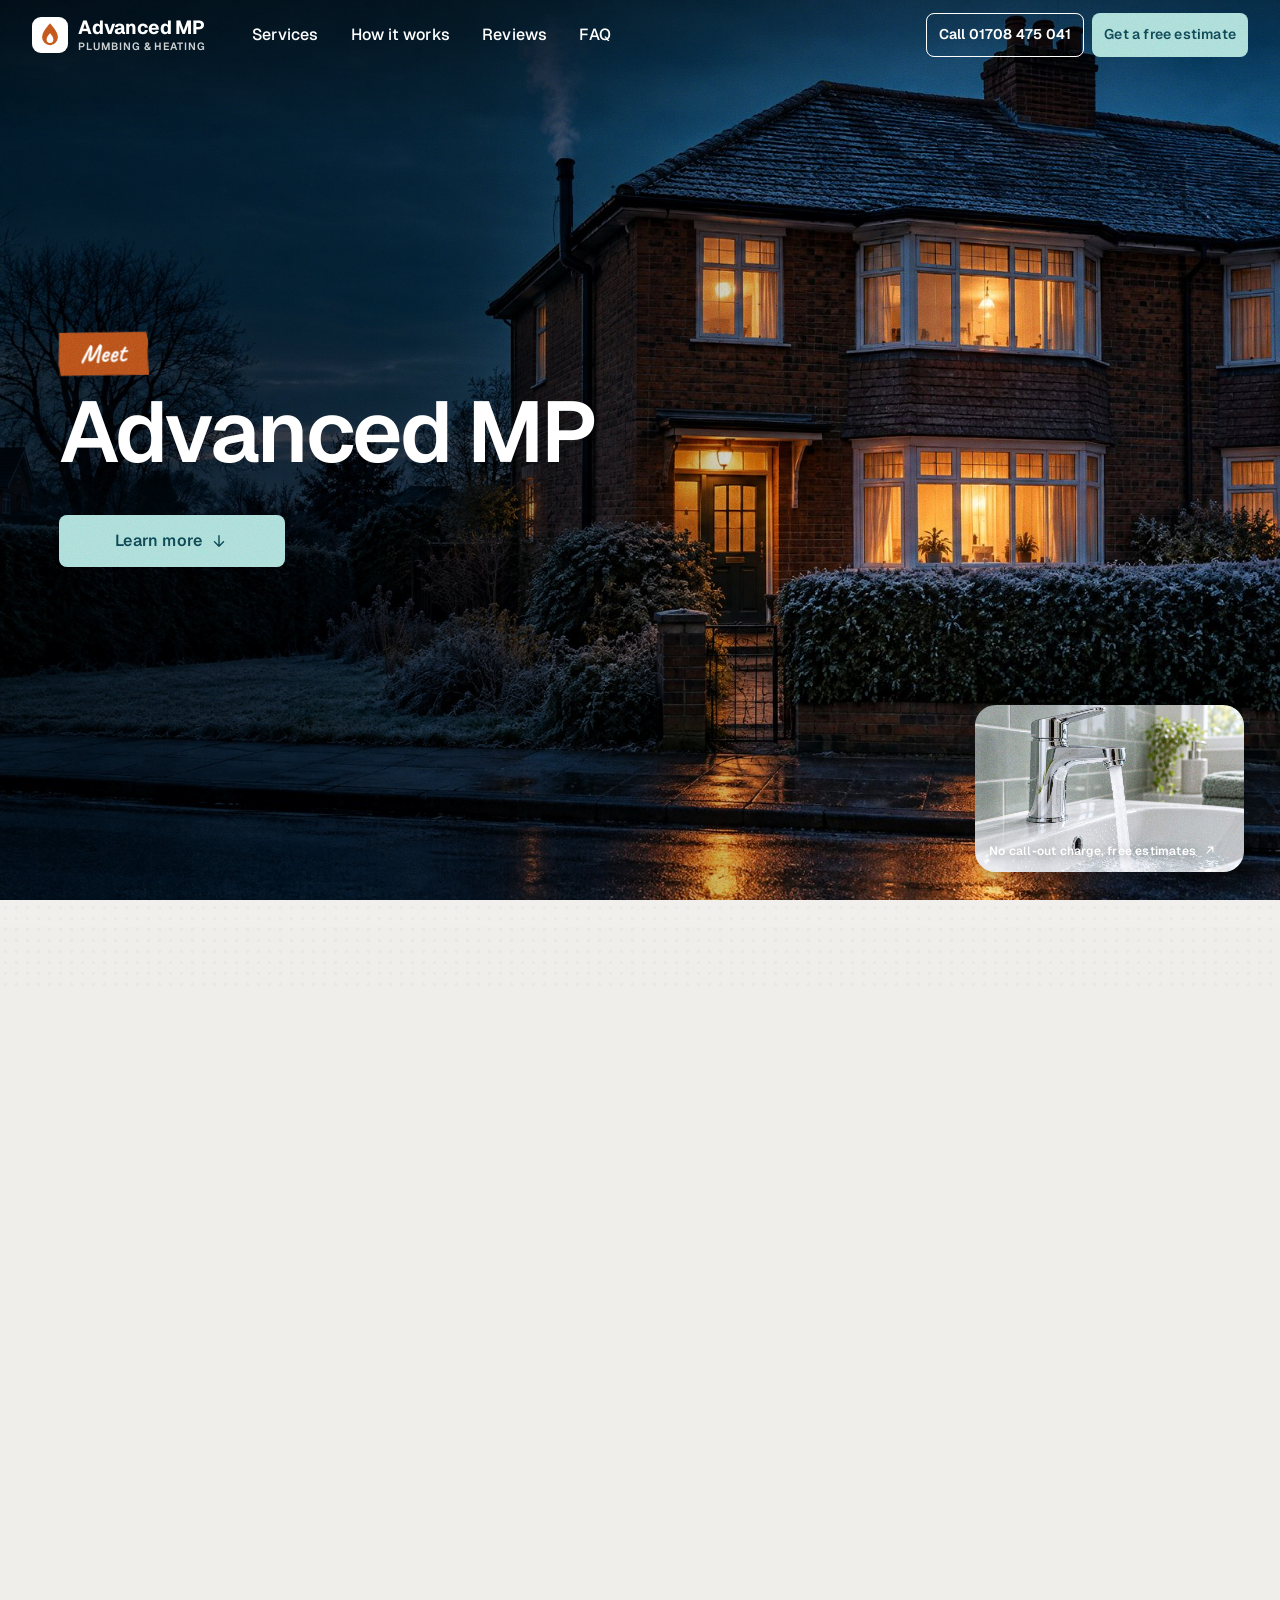
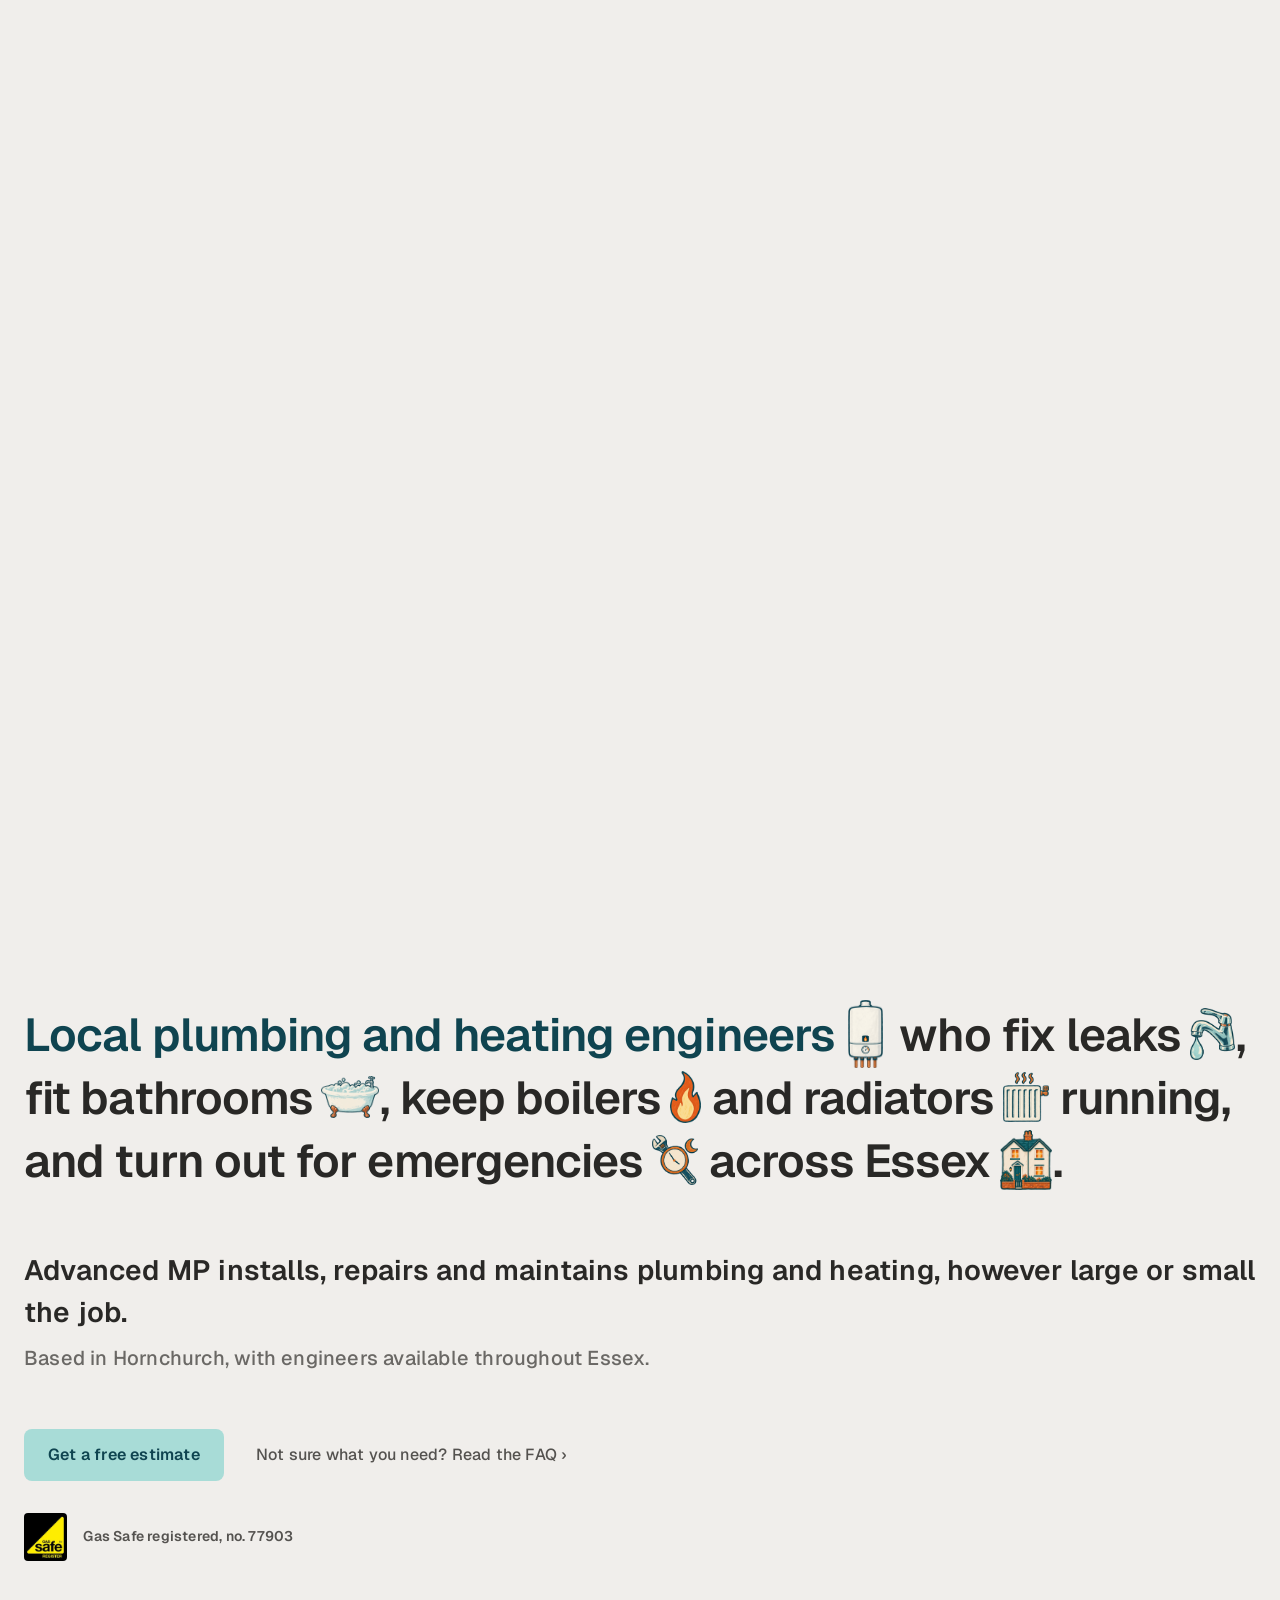
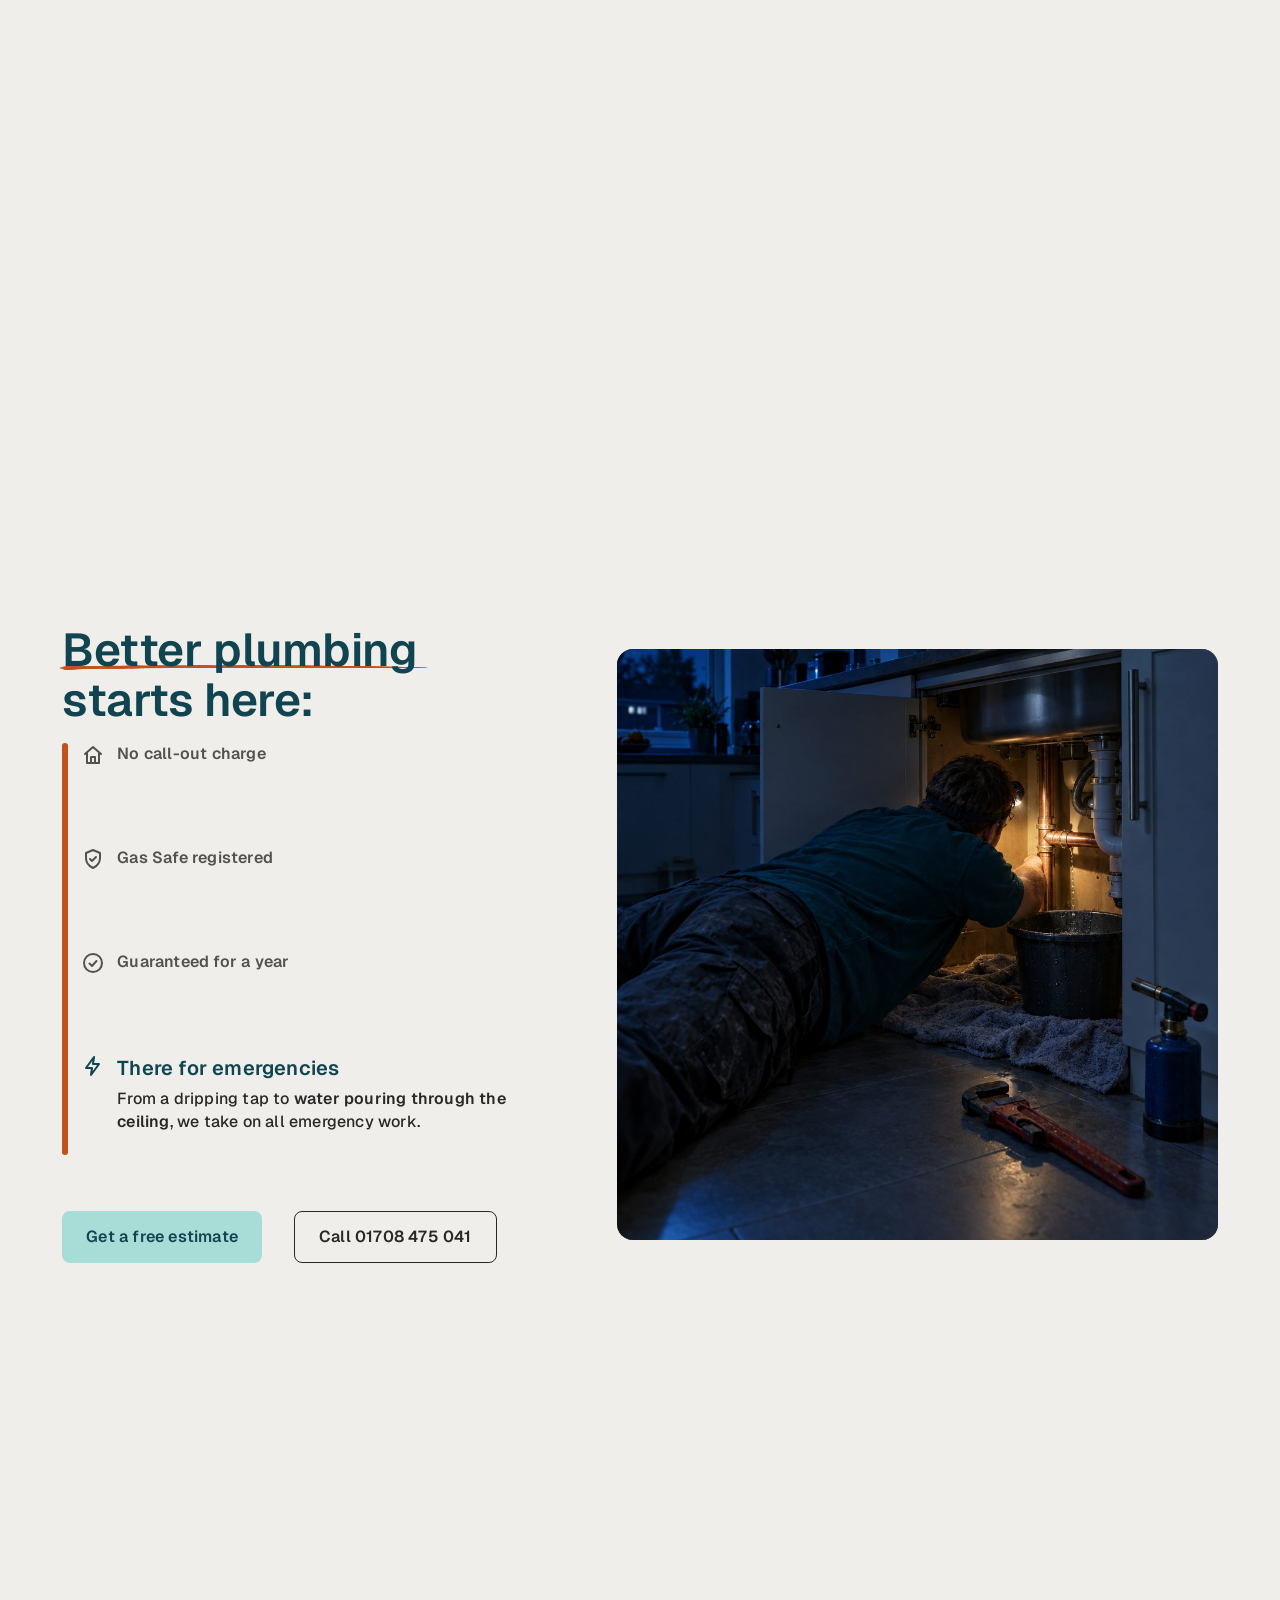
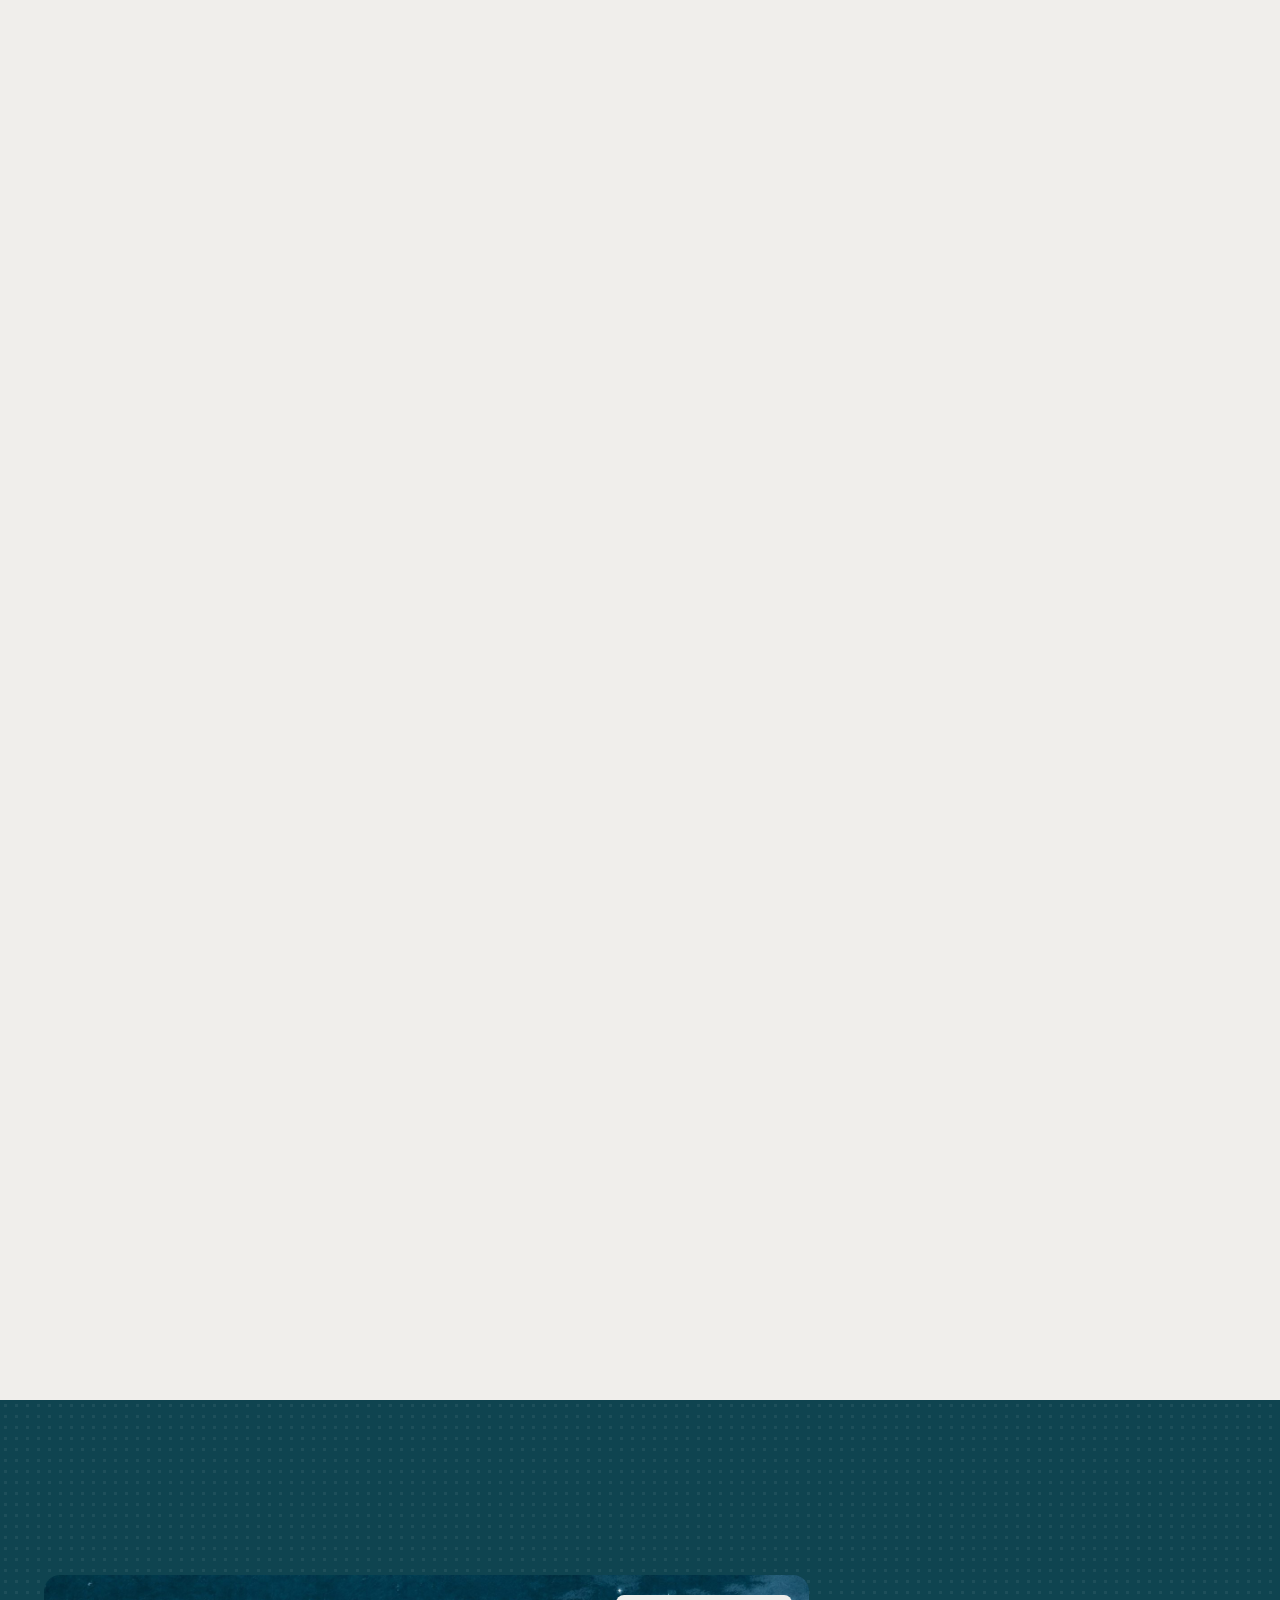
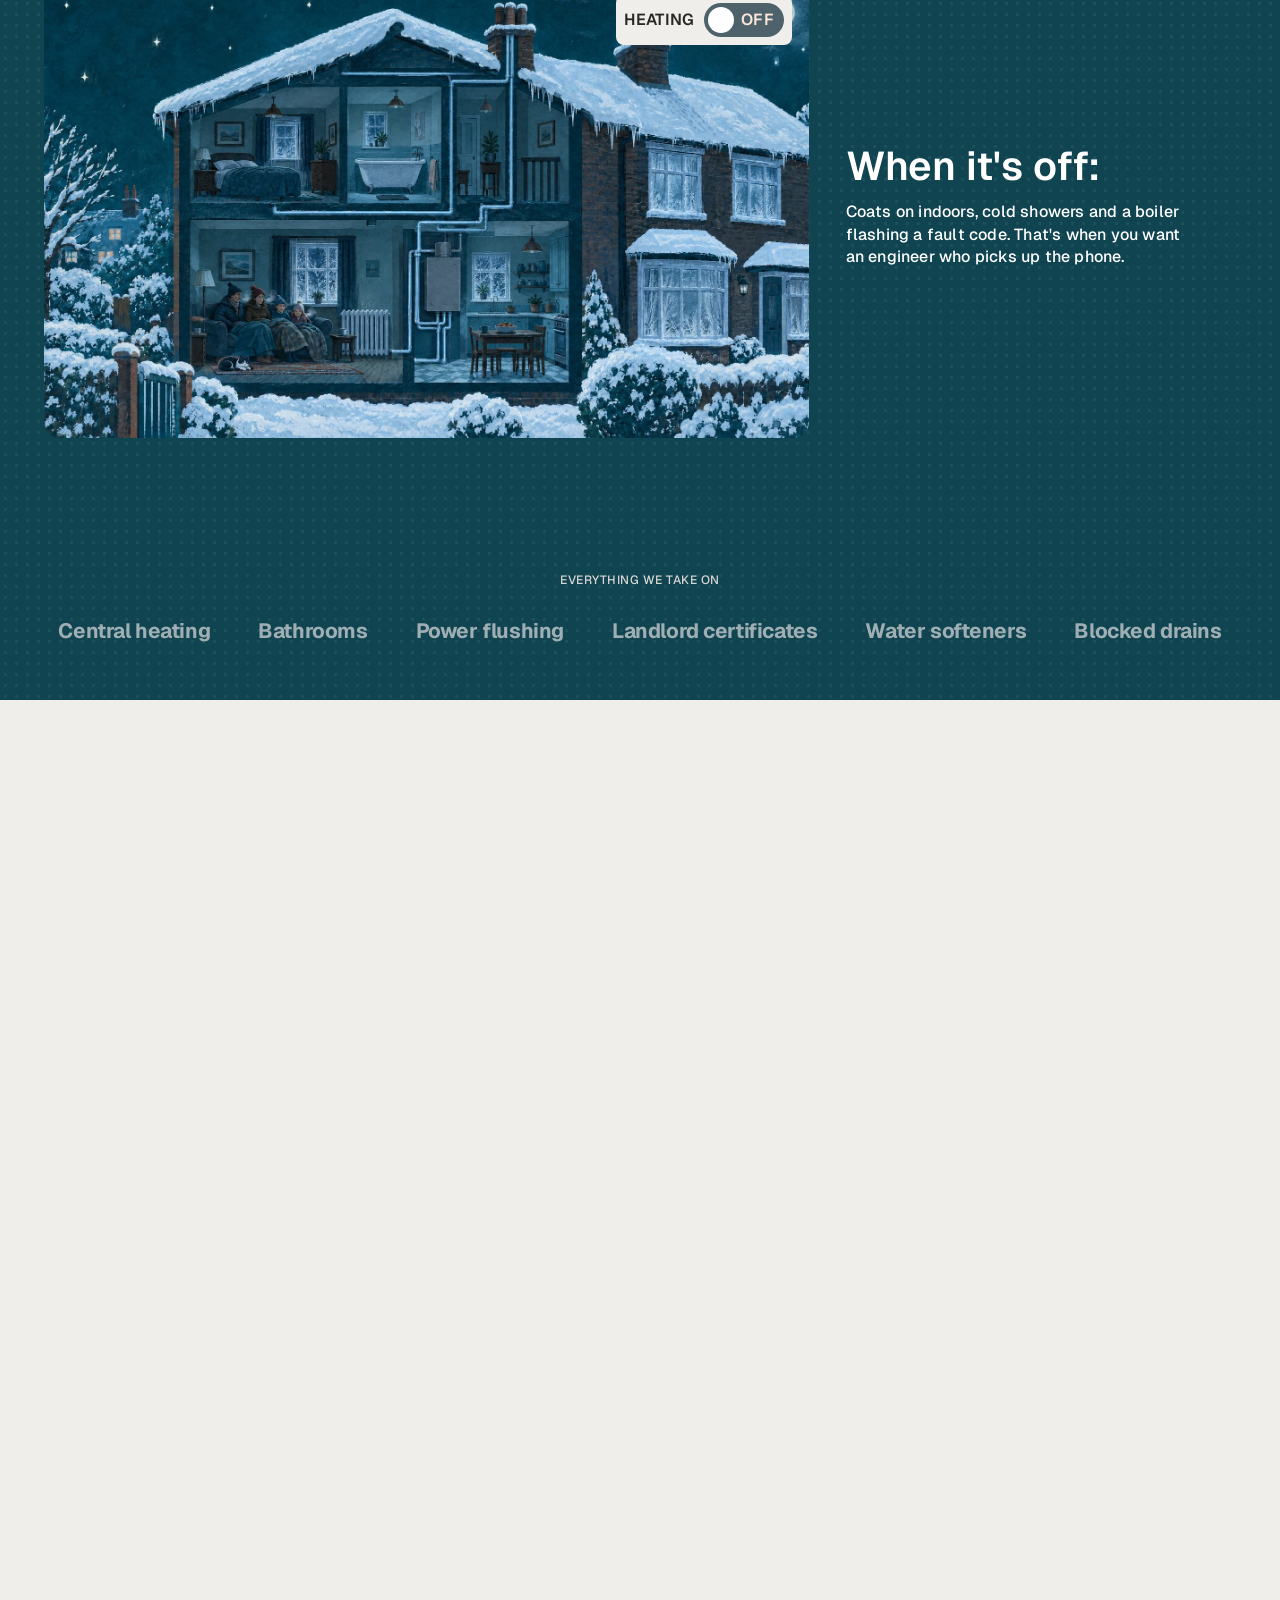
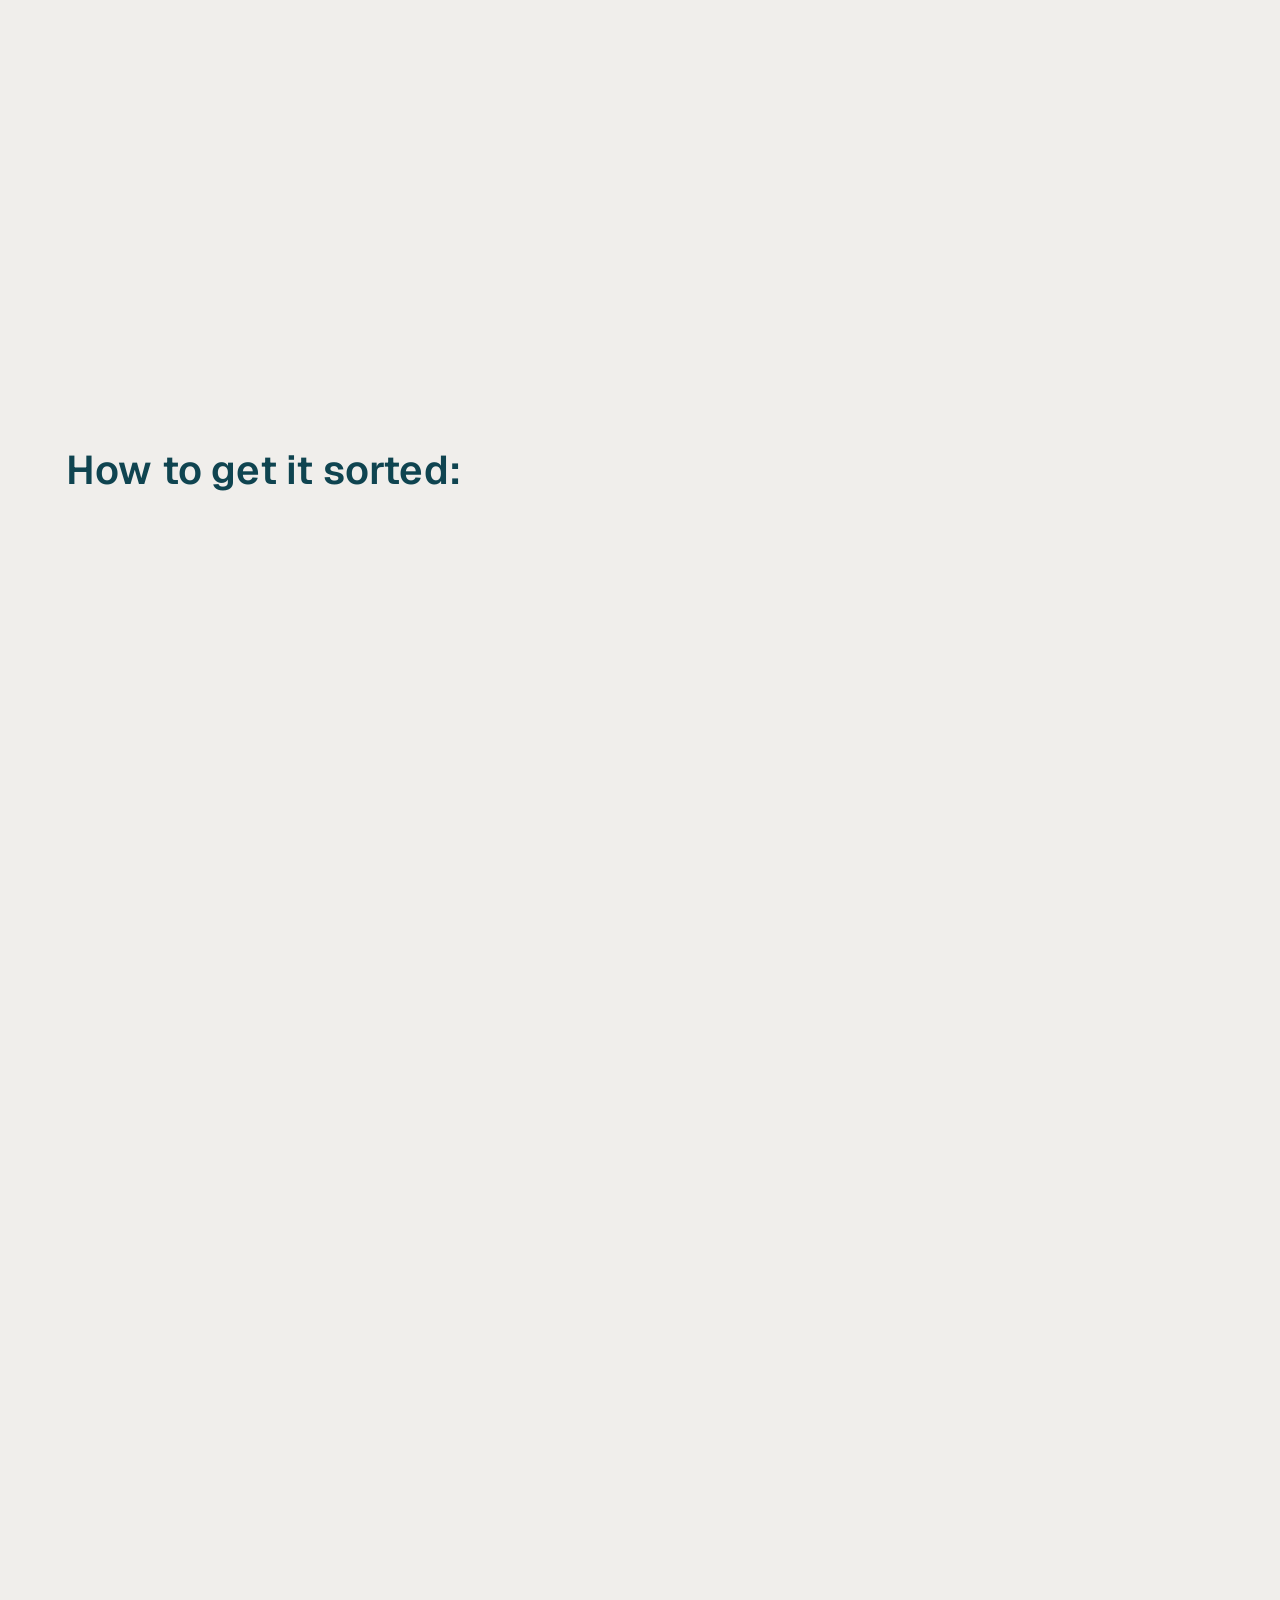
<file: index.html>
<!DOCTYPE html>
<html lang="en-GB">
<head>
  <meta charset="utf-8">
  <meta name="viewport" content="width=device-width, initial-scale=1, viewport-fit=cover">
  <title>Advanced MP Plumbing &amp; Heating | Gas Safe plumbers in Hornchurch, Essex</title>
  <meta name="description" content="Advanced MP Plumbing &amp; Heating Ltd: Gas Safe registered plumbing and heating engineers based in Hornchurch, working throughout Essex. No call-out charge, free estimates, 1 year guarantee.">
  <meta property="og:title" content="Advanced MP Plumbing &amp; Heating">
  <meta property="og:description" content="Central heating, bathrooms, leaks and emergency repairs from Gas Safe registered engineers in Hornchurch. No call-out charge and free estimates.">
  <meta property="og:image" content="assets/img/hero-evening.jpg">
  <meta name="theme-color" content="#f0eeeb">
  <link rel="icon" href="assets/img/favicon.svg" type="image/svg+xml">
  <link rel="preconnect" href="https://fonts.googleapis.com">
  <link rel="preconnect" href="https://fonts.gstatic.com" crossorigin>
  <link href="https://fonts.googleapis.com/css2?family=Geist:wght@400;500;600;700&family=Caveat:wght@700&display=swap" rel="stylesheet">
  <link rel="preload" as="image" href="assets/img/hero-evening.jpg">
  <link rel="stylesheet" href="styles.css">
</head>
<body>
<main class="mp" style="--runway-h: 620svh;">
  <div class="mp-dots" aria-hidden="true"></div>

  <!-- ================= Top nav ================= -->
  <div class="mp-topnav">
    <nav class="mp-nav is-over-media" aria-label="Main">
      <div class="mp-nav-inner">
        <div class="mp-nav-left">
          <a class="mp-logo" href="#top" aria-label="Advanced MP Plumbing and Heating, home">
            <svg class="mp-logo-mark" viewBox="0 0 32 32" aria-hidden="true"><use href="#mark"/></svg>
            <span class="mp-logo-word"><strong>Advanced MP</strong><span>Plumbing &amp; Heating</span></span>
          </a>
          <ul class="mp-nav-links">
            <li><a href="#services">Services</a></li>
            <li><a href="#how">How it works</a></li>
            <li><a href="#reviews">Reviews</a></li>
            <li><a href="#faq">FAQ</a></li>
          </ul>
        </div>
        <div class="mp-nav-right">
          <a class="btn btn-ghost-inverse mp-nav-call" href="tel:+441708475041">Call 01708 475 041</a>
          <a class="btn btn-primary" href="#quote">Get a free estimate</a>
          <button class="mp-nav-burger" type="button" aria-expanded="false" aria-controls="nav-sheet" aria-label="Open menu">
            <svg viewBox="0 0 24 24" fill="none" stroke="currentColor" stroke-width="2" stroke-linecap="round" aria-hidden="true"><path d="M4 7h16M4 12h16M4 17h16"/></svg>
          </button>
        </div>
      </div>
      <div class="mp-nav-sheet" id="nav-sheet" data-open="false">
        <div>
          <ul>
            <li><a href="#services">Services</a></li>
            <li><a href="#how">How it works</a></li>
            <li><a href="#reviews">Reviews</a></li>
            <li><a href="#faq">FAQ</a></li>
            <li class="mp-nav-sheet-cta">
              <a class="btn btn-primary" href="#quote">Get a free estimate</a>
              <a class="btn btn-ghost" href="tel:+441708475041">Call 01708 475 041</a>
            </li>
          </ul>
        </div>
      </div>
    </nav>
  </div>

  <!-- ================= Runway: hero -> statement -> tile reveal ================= -->
  <section class="mp-runway" id="top" aria-label="Introduction">
    <div class="mp-frame">

      <!-- Stage 1: hero -->
      <div class="mp-stage mp-stage-hero" data-hero>
        <div class="mp-hero-media">
          <img class="mp-hero-poster" src="assets/img/hero-evening.jpg" alt="A brick semi-detached house on a frosty evening, every window lit and warm, vapour rising from the boiler flue" width="2048" height="1152" fetchpriority="high">
          <img class="mp-hero-alt" data-src="assets/img/hero-morning.jpg" alt="" width="2048" height="1152" loading="lazy">
          <img class="mp-hero-soft" src="assets/img/hero-evening-blur.jpg" alt="" width="256" height="144" aria-hidden="true">
          <div class="mp-hero-scrim" aria-hidden="true"></div>
        </div>
        <div class="mp-hero-content">
          <button class="tape mp-hero-tape" type="button" data-hero-egg aria-pressed="false" aria-label="Meet: swap the winter evening photo for a summer morning" title="Winter evening, summer morning">Meet</button>
          <div class="mp-hero-title-mask">
            <h1 class="mp-hero-title">Advanced MP</h1>
          </div>
          <p class="mp-hero-sub" aria-hidden="true"><span>Warm homes and hot water, all year round</span></p>
          <a class="btn btn-primary btn-lg mp-hero-cta" href="#services" data-learn-more>
            Learn more
            <svg class="mp-hero-cta-arrow" viewBox="0 0 24 24" fill="none" stroke="currentColor" stroke-width="2" stroke-linecap="round" stroke-linejoin="round" aria-hidden="true"><path d="M5 12h14M13 6l6 6-6 6"/></svg>
          </a>
        </div>
        <a class="mp-hero-card" href="#quote">
          <img src="assets/img/tap.jpg" alt="" width="1024" height="683" loading="lazy">
          <span class="mp-hero-card-label">No call-out charge, free estimates
            <svg viewBox="0 0 24 24" fill="none" stroke="currentColor" stroke-width="2" stroke-linecap="round" stroke-linejoin="round" aria-hidden="true"><path d="M7 17 17 7M9 7h8v8"/></svg>
          </span>
        </a>
      </div>

      <!-- Stage 2: statement -->
      <div class="mp-stage mp-stage-stress" aria-label="Why a good plumber matters">
        <div class="mp-stmt-inner">
          <h2 class="mp-stmt-head">
            <span class="mp-uphrase">
              <span class="mp-useg">
                <span class="mp-word" style="--ws:.0881">Small</span>
                <span class="mp-word" style="--ws:.103">leaks</span>
                <span class="mp-word" style="--ws:.1179">don't</span>
              </span>
              <br class="mp-br-m">
              <span class="mp-useg">
                <span class="mp-word" style="--ws:.1328">stay</span>
                <span class="mp-word" style="--ws:.1477">small.</span>
                <span class="stroke mp-stroke mp-stroke-seg2" style="--ws:.16"><img src="assets/img/brush.png" alt="" width="1231" height="60"></span>
              </span>
              <span class="stroke mp-stroke mp-stroke-whole" style="--ws:.16"><img src="assets/img/brush.png" alt="" width="1231" height="60"></span>
            </span>
            <br>
            <span class="mp-word" style="--ws:.1626">And</span>
            <span class="mp-word" style="--ws:.1775">boilers</span>
            <span class="mp-word" style="--ws:.1924">never</span>
            <span class="mp-word" style="--ws:.2073">pick</span>
            <span class="mp-word" style="--ws:.2222">a</span>
            <span class="mp-word" style="--ws:.2371">good</span>
            <span class="mp-word" style="--ws:.252">day.</span>
          </h2>
          <ul class="mp-chips">
            <li class="mp-chip" style="--chip-tint: var(--copper-5); --chip-ink: var(--copper-90); --ws:.3184; --wsa:.3319;">
              <span class="mp-chip-icon" aria-hidden="true">
                <svg viewBox="0 0 31 31"><circle class="mp-chip-disc" cx="15.5" cy="15.5" r="15.5"/><path class="mp-chip-zig" pathLength="1" d="M8 20l4-8 3 6 3-9 3 7"/><path class="mp-chip-tip" pathLength="1" d="M21 16l2-3"/></svg>
              </span>
              <span class="mp-chip-pill">Leaks and burst pipes</span>
            </li>
            <li class="mp-chip" style="--chip-tint: var(--yellow-5); --chip-ink: var(--yellow-80); --ws:.3319; --wsa:.3454;">
              <span class="mp-chip-icon" aria-hidden="true">
                <svg viewBox="0 0 31 31"><circle class="mp-chip-disc" cx="15.5" cy="15.5" r="15.5"/><path class="mp-chip-zig" pathLength="1" d="M9 12h13M9 16h9M9 20h11"/><path class="mp-chip-tip" pathLength="1" d="M21 17l2 2"/></svg>
              </span>
              <span class="mp-chip-pill">No heating or hot water</span>
            </li>
          </ul>
        </div>
      </div>

      <!-- Stage 3: tile reveal -->
      <div class="mp-stage mp-stage-grid" aria-hidden="true">
        <div class="mp-grid-final">
          <picture>
            <source media="(min-width: 768px) and (orientation: landscape)" srcset="assets/img/reveal-wide.jpg">
            <img src="assets/img/reveal-tall.jpg" alt="" width="1170" height="2080" loading="lazy">
          </picture>
        </div>
        <div class="mp-grid-tiles mp-grid-tiles-desktop">
          <div class="mp-grid-tile" style="--c:2;--r:1;--ws:.535"><img src="assets/img/reveal-wide.jpg" alt="" loading="lazy"></div>
          <div class="mp-grid-tile" style="--c:2;--r:0;--ws:.5478"><img src="assets/img/reveal-wide.jpg" alt="" loading="lazy"></div>
          <div class="mp-grid-tile" style="--c:4;--r:1;--ws:.5606"><img src="assets/img/reveal-wide.jpg" alt="" loading="lazy"></div>
          <div class="mp-grid-tile mp-grid-tile-tl" style="--c:0;--r:0;--ws:.5734"><img src="assets/img/reveal-wide.jpg" alt="" loading="lazy"></div>
          <div class="mp-grid-tile" style="--c:1;--r:2;--ws:.5862"><img src="assets/img/reveal-wide.jpg" alt="" loading="lazy"></div>
          <div class="mp-grid-tile mp-grid-tile-br" style="--c:4;--r:2;--ws:.599"><img src="assets/img/reveal-wide.jpg" alt="" loading="lazy"></div>
          <div class="mp-grid-tile" style="--c:3;--r:1;--ws:.6338"><img src="assets/img/reveal-wide.jpg" alt="" loading="lazy"></div>
          <div class="mp-grid-tile mp-grid-tile-bl" style="--c:0;--r:2;--ws:.6466"><img src="assets/img/reveal-wide.jpg" alt="" loading="lazy"></div>
          <div class="mp-grid-tile" style="--c:1;--r:0;--ws:.6594"><img src="assets/img/reveal-wide.jpg" alt="" loading="lazy"></div>
          <div class="mp-grid-tile" style="--c:3;--r:2;--ws:.6722"><img src="assets/img/reveal-wide.jpg" alt="" loading="lazy"></div>
          <div class="mp-grid-tile" style="--c:0;--r:1;--ws:.685"><img src="assets/img/reveal-wide.jpg" alt="" loading="lazy"></div>
          <div class="mp-grid-tile mp-grid-tile-tr" style="--c:4;--r:0;--ws:.6978"><img src="assets/img/reveal-wide.jpg" alt="" loading="lazy"></div>
          <div class="mp-grid-tile" style="--c:2;--r:2;--ws:.7106"><img src="assets/img/reveal-wide.jpg" alt="" loading="lazy"></div>
          <div class="mp-grid-tile" style="--c:1;--r:1;--ws:.7234"><img src="assets/img/reveal-wide.jpg" alt="" loading="lazy"></div>
          <div class="mp-grid-tile" style="--c:3;--r:0;--ws:.7362"><img src="assets/img/reveal-wide.jpg" alt="" loading="lazy"></div>
        </div>
        <div class="mp-grid-tiles mp-grid-tiles-mobile">
          <div class="mp-grid-tile" style="--c:1;--r:1;--ws:.535"><img src="assets/img/reveal-tall.jpg" alt="" loading="lazy"></div>
          <div class="mp-grid-tile mp-grid-tile-tl" style="--c:0;--r:0;--ws:.5478"><img src="assets/img/reveal-tall.jpg" alt="" loading="lazy"></div>
          <div class="mp-grid-tile mp-grid-tile-bl" style="--c:0;--r:3;--ws:.5606"><img src="assets/img/reveal-tall.jpg" alt="" loading="lazy"></div>
          <div class="mp-grid-tile" style="--c:1;--r:2;--ws:.6338"><img src="assets/img/reveal-tall.jpg" alt="" loading="lazy"></div>
          <div class="mp-grid-tile" style="--c:0;--r:1;--ws:.6466"><img src="assets/img/reveal-tall.jpg" alt="" loading="lazy"></div>
          <div class="mp-grid-tile mp-grid-tile-br" style="--c:1;--r:3;--ws:.6594"><img src="assets/img/reveal-tall.jpg" alt="" loading="lazy"></div>
          <div class="mp-grid-tile" style="--c:0;--r:2;--ws:.6722"><img src="assets/img/reveal-tall.jpg" alt="" loading="lazy"></div>
          <div class="mp-grid-tile mp-grid-tile-tr" style="--c:1;--r:0;--ws:.685"><img src="assets/img/reveal-tall.jpg" alt="" loading="lazy"></div>
        </div>
        <div class="mp-grid-plate">
          <div class="mp-grid-scrim"></div>
          <h2 class="mp-grid-title" style="--ws:.8931"><span class="mp-grid-meet">Meet</span>Advanced MP</h2>
          <p class="mp-grid-sub" style="--ws:.9094">Hornchurch's Gas Safe plumbing and heating engineers.</p>
        </div>
      </div>

    </div>
  </section>

  <div class="mp-after">

    <!-- ================= Meet: word-by-word statement ================= -->
    <section class="mp-meet" id="about" data-scrub="runway" data-scrub-sm="travel" data-cue="0.72" data-cue-sm="0.36" aria-label="What we do">
      <div class="mp-meet-screen">
        <div class="mp-meet-inner">
          <h2 class="mp-stmt-head mp-meet-head">
            <span class="mp-meet-line" data-reveal-line>
              <span class="mp-meet-brand">
                <span class="mp-meet-w" style="--cd:.05s">Local</span>
                <span class="mp-meet-w" style="--cd:.13s">plumbing</span>
                <span class="mp-meet-w" style="--cd:.21s">and</span>
                <span class="mp-meet-w" style="--cd:.29s">heating</span>
                <span class="mp-meet-mark"><span class="mp-meet-w" style="--cd:.37s">engineers</span><img class="mp-meet-pic" src="assets/img/meet-boiler.png" alt="" width="146" height="280"></span>
              </span>
            </span>
            <span class="mp-meet-w" style="--ws:.14">who</span>
            <span class="mp-meet-w" style="--ws:.16">fix</span>
            <span class="mp-meet-mark"><span class="mp-meet-w" style="--ws:.18">leaks</span><img class="mp-meet-ico mp-meet-ico-tap" src="assets/img/icon-tap.png" alt="" width="246" height="280" style="--ws:.18"><span class="mp-meet-w" style="--ws:.18">,</span></span>
            <span class="mp-meet-w" style="--ws:.20">fit</span>
            <span class="mp-meet-mark"><span class="mp-meet-w" style="--ws:.22">bathrooms</span><img class="mp-meet-ico mp-meet-ico-bath" src="assets/img/icon-bath.png" alt="" width="280" height="204" style="--ws:.22"><span class="mp-meet-w" style="--ws:.22">,</span></span>
            <span class="mp-meet-w" style="--ws:.24">keep</span>
            <span class="mp-meet-mark"><span class="mp-meet-w" style="--ws:.26">boilers</span><img class="mp-meet-ico mp-meet-ico-flame" src="assets/img/icon-flame.png" alt="" width="172" height="280" style="--ws:.26"></span>
            <span class="mp-meet-w" style="--ws:.28">and</span>
            <span class="mp-meet-mark"><span class="mp-meet-w" style="--ws:.30">radiators</span><img class="mp-meet-ico mp-meet-ico-rad" src="assets/img/icon-radiator.png" alt="" width="259" height="280" style="--ws:.30"></span>
            <span class="mp-meet-w" style="--ws:.32">running,</span>
            <span class="mp-meet-w" style="--ws:.34">and</span>
            <span class="mp-meet-w" style="--ws:.36">turn</span>
            <span class="mp-meet-w" style="--ws:.38">out</span>
            <span class="mp-meet-w" style="--ws:.40">for</span>
            <span class="mp-meet-mark"><span class="mp-meet-w" style="--ws:.42">emergencies</span><img class="mp-meet-ico mp-meet-ico-clock" src="assets/img/icon-clock.png" alt="" width="259" height="280" style="--ws:.42"></span>
            <span class="mp-meet-w" style="--ws:.44">across</span>
            <span class="mp-meet-mark"><span class="mp-meet-w" style="--ws:.46">Essex</span><img class="mp-meet-ico mp-meet-ico-house" src="assets/img/meet-house.png" alt="" width="246" height="280" style="--ws:.46"><span class="mp-meet-w" style="--ws:.46">.</span></span>
          </h2>
          <div class="mp-meet-sub" style="--ws:.66; --wd:.17">
            <p class="mp-meet-sub-bold">Advanced MP installs, repairs and maintains plumbing and heating, however large or small the job.</p>
            <p class="mp-meet-sub-muted">Based in Hornchurch, with engineers available throughout Essex.</p>
          </div>
          <div class="mp-meet-cta" style="--ws:.74; --wd:.17">
            <a class="btn btn-primary btn-lg" href="#quote">Get a free estimate</a>
            <a class="mp-meet-more" href="#faq">Not sure what you need? Read the FAQ &rsaquo;</a>
            <p class="accred mp-meet-accred">
              <span class="accred-logos"><img src="assets/img/gas-safe.jpg" alt="Gas Safe Register" width="213" height="236"></span>
              <span>Gas Safe registered, no. 77903</span>
            </p>
          </div>
        </div>
      </div>
    </section>

    <!-- ================= Better plumbing: stepped list + crossfading card ================= -->
    <section class="mp-bp" id="services" data-scrub="runway" data-steps="4" aria-label="Why Advanced MP">
      <div class="mp-bp-screen">
        <div class="mp-bp-grid">
          <div class="mp-bp-card" data-reveal style="--rd:.06s">
            <img class="mp-bp-img" data-shot="arrival" src="assets/img/better-arrival.jpg" alt="A plumber with a tool bag walking up the path to a customer's front door" width="1024" height="1024" loading="lazy">
            <img class="mp-bp-img" data-shot="gas" src="assets/img/better-gas.jpg" alt="An engineer's hands testing an open boiler with a flue gas analyser" width="1024" height="1024" loading="lazy" style="--wb:.25">
            <img class="mp-bp-img" data-shot="radiator" src="assets/img/better-radiator.jpg" alt="A newly fitted radiator with copper pipework and a thermostatic valve" width="1024" height="1024" loading="lazy" style="--wb:.5">
            <img class="mp-bp-img" data-shot="emergency" src="assets/img/better-emergency.jpg" alt="A plumber repairing a leaking pipe under a kitchen sink by torchlight" width="1024" height="1024" loading="lazy" style="--wb:.75">
          </div>
          <div class="mp-bp-copy">
            <h2 class="mp-bp-head" data-reveal>
              <span class="mp-bp-line"><span class="mp-bp-mark">Better plumbing<span class="stroke"><img src="assets/img/brush.png" alt="" width="1231" height="60"></span></span></span>
              starts here:
            </h2>
            <ol class="mp-bp-list" data-reveal style="--rd:.12s; --n:4">
              <li class="mp-bp-step" style="--i:0">
                <span class="mp-bp-seg" aria-hidden="true"></span>
                <span class="mp-bp-ico" aria-hidden="true"><svg viewBox="0 0 24 24" fill="none" stroke="currentColor" stroke-width="2" stroke-linecap="round" stroke-linejoin="round"><path d="M4 11l8-7 8 7"/><path d="M6 10v10h12V10"/><path d="M10 20v-6h4v6"/></svg></span>
                <div class="mp-bp-text">
                  <h3 class="mp-bp-title">No call-out charge</h3>
                  <div class="mp-bp-clip"><p class="mp-bp-body">We don't charge to turn up. <strong>Estimates are free</strong>, so you know the price before any work starts.</p></div>
                </div>
              </li>
              <li class="mp-bp-step" style="--i:1">
                <span class="mp-bp-seg" aria-hidden="true"></span>
                <span class="mp-bp-ico" aria-hidden="true"><svg viewBox="0 0 24 24" fill="none" stroke="currentColor" stroke-width="2" stroke-linecap="round" stroke-linejoin="round"><path d="M12 3l7 3v5c0 4.500-3 8.200-7 10-4-1.800-7-5.500-7-10V6l7-3z"/><path d="M9 12l2 2 4-4"/></svg></span>
                <div class="mp-bp-text">
                  <h3 class="mp-bp-title">Gas Safe registered</h3>
                  <div class="mp-bp-clip"><p class="mp-bp-body">Boilers, central heating and landlord certificates, all handled under <strong>Gas Safe registration no. 77903</strong>.</p></div>
                </div>
              </li>
              <li class="mp-bp-step" style="--i:2">
                <span class="mp-bp-seg" aria-hidden="true"></span>
                <span class="mp-bp-ico" aria-hidden="true"><svg viewBox="0 0 24 24" fill="none" stroke="currentColor" stroke-width="2" stroke-linecap="round" stroke-linejoin="round"><circle cx="12" cy="12" r="9"/><path d="M8.500 12.500l2.500 2.500 4.500-5"/></svg></span>
                <div class="mp-bp-text">
                  <h3 class="mp-bp-title">Guaranteed for a year</h3>
                  <div class="mp-bp-clip"><p class="mp-bp-body">All our work is covered by a <strong>1 year guarantee on parts and labour</strong>, whatever the size of the job.</p></div>
                </div>
              </li>
              <li class="mp-bp-step" style="--i:3">
                <span class="mp-bp-seg" aria-hidden="true"></span>
                <span class="mp-bp-ico" aria-hidden="true"><svg viewBox="0 0 24 24" fill="none" stroke="currentColor" stroke-width="2" stroke-linecap="round" stroke-linejoin="round"><path d="M13 3L5 14h6l-1 7 8-11h-6l1-7z"/></svg></span>
                <div class="mp-bp-text">
                  <h3 class="mp-bp-title">There for emergencies</h3>
                  <div class="mp-bp-clip"><p class="mp-bp-body">From a dripping tap to <strong>water pouring through the ceiling</strong>, we take on all emergency work.</p></div>
                </div>
              </li>
            </ol>
            <div class="mp-bp-cta" data-reveal style="--rd:.2s">
              <a class="btn btn-primary btn-lg" href="#quote">Get a free estimate</a>
              <a class="btn btn-ghost btn-lg" href="tel:+441708475041">Call 01708 475 041</a>
            </div>
          </div>
        </div>
      </div>
    </section>

    <!-- ================= Witness: heating ON / OFF toggle ================= -->
    <section class="mp-witness" aria-label="With and without working heating">
      <div class="mp-witness-catch" data-scrub="runway" data-flip="0.58" data-cue="0.08">
        <div class="mp-witness-scene">
          <i class="mp-witness-clear" aria-hidden="true"></i>
          <div class="mp-witness-frame mp-witness-cols">
            <div class="mp-witness-card">
              <div class="mp-witness-img mp-witness-img-on">
                <img src="assets/img/witness-on.jpg" alt="Illustration of a house in the snow with every room warm and lit, the boiler running and hot pipes glowing" width="1840" height="1035" loading="lazy">
              </div>
              <div class="mp-witness-img mp-witness-img-off">
                <img src="assets/img/witness-off.jpg" alt="The same house cold and dark, the family under blankets, frost on the windows and icicles on the gutter" width="1840" height="1035" loading="lazy">
              </div>
              <label class="mp-witness-toggle">
                <input class="mp-witness-switch" type="checkbox" role="switch" checked aria-label="Heating">
                <span class="mp-witness-toggle-label">Heating</span>
                <span class="mp-witness-track" aria-hidden="true">
                  <span class="mp-witness-word mp-witness-word-on">On</span>
                  <span class="mp-witness-word mp-witness-word-off">Off</span>
                  <span class="mp-witness-knob"></span>
                </span>
              </label>
            </div>
            <div class="mp-witness-copy">
              <div class="mp-witness-copy-on">
                <h2 class="mp-witness-head mp-witness-head-on">With the heating on:</h2>
                <p class="mp-witness-body mp-witness-body-on">Every room is warm, there's hot water when you want it and the boiler ticks over quietly. You don't think about any of it, which is the point.</p>
              </div>
              <div class="mp-witness-copy-off">
                <h2 class="mp-witness-head mp-witness-head-off">When it's off:</h2>
                <p class="mp-witness-body mp-witness-body-off">Coats on indoors, cold showers and a boiler flashing a fault code. That's when you want an engineer who picks up the phone.</p>
              </div>
            </div>
          </div>
          <div class="mp-witness-press">
            <p class="mp-witness-press-label">Everything we take on</p>
            <div class="mp-witness-press-window">
              <div class="mp-witness-press-track">
                <ul class="mp-witness-press-row">
                  <li><span class="mp-brandmark">Central heating</span></li>
                  <li><span class="mp-brandmark">Bathrooms</span></li>
                  <li><span class="mp-brandmark">Power flushing</span></li>
                  <li><span class="mp-brandmark">Landlord certificates</span></li>
                  <li><span class="mp-brandmark">Water softeners</span></li>
                  <li><span class="mp-brandmark">Blocked drains</span></li>
                </ul>
                <ul class="mp-witness-press-row mp-witness-press-dupe" aria-hidden="true">
                  <li><span class="mp-brandmark">Central heating</span></li>
                  <li><span class="mp-brandmark">Bathrooms</span></li>
                  <li><span class="mp-brandmark">Power flushing</span></li>
                  <li><span class="mp-brandmark">Landlord certificates</span></li>
                  <li><span class="mp-brandmark">Water softeners</span></li>
                  <li><span class="mp-brandmark">Blocked drains</span></li>
                </ul>
                <ul class="mp-witness-press-row mp-witness-press-dupe" aria-hidden="true">
                  <li><span class="mp-brandmark">Central heating</span></li>
                  <li><span class="mp-brandmark">Bathrooms</span></li>
                  <li><span class="mp-brandmark">Power flushing</span></li>
                  <li><span class="mp-brandmark">Landlord certificates</span></li>
                  <li><span class="mp-brandmark">Water softeners</span></li>
                  <li><span class="mp-brandmark">Blocked drains</span></li>
                </ul>
              </div>
            </div>
          </div>
        </div>
      </div>
    </section>

    <!-- ================= How it works ================= -->
    <section class="mp-how" id="how" data-scrub="runway" data-scrub-sm="travel" aria-label="How it works">
      <div class="mp-how-screen">
        <div class="mp-how-inner">
          <h2 class="mp-how-head"><span class="mp-how-d">How to get it sorted:</span><span class="mp-how-m">How it works:</span></h2>
          <ol class="mp-how-list">
            <li class="mp-how-step mp-how-step-1">
              <svg class="mp-how-rule mp-sw" viewBox="0 0 11 100" preserveAspectRatio="none" aria-hidden="true"><rect width="11" height="100" rx="3" fill="var(--teal-20)"/></svg>
              <span class="mp-how-chip mp-sw">1</span>
              <h3 class="mp-how-title mp-sw">Call us or send the form</h3>
              <p class="mp-how-body mp-sw">Tell us what's wrong or what you're planning. A dripping tap, a new bathroom or a whole heating system, it all starts the same way.</p>
            </li>
            <li class="mp-how-step mp-how-step-2">
              <svg class="mp-how-rule mp-sw" viewBox="0 0 11 100" preserveAspectRatio="none" aria-hidden="true"><rect width="11" height="100" rx="3" fill="var(--teal-20)"/></svg>
              <span class="mp-how-chip mp-sw">2</span>
              <h3 class="mp-how-title mp-sw">Get a free estimate</h3>
              <p class="mp-how-body mp-sw">We look at the job and give you a clear price. There's no call-out charge and no obligation to go ahead.</p>
            </li>
            <li class="mp-how-step mp-how-step-3">
              <svg class="mp-how-rule mp-sw" viewBox="0 0 11 100" preserveAspectRatio="none" aria-hidden="true"><rect width="11" height="100" rx="3" fill="var(--teal-20)"/></svg>
              <span class="mp-how-chip mp-sw">3</span>
              <h3 class="mp-how-title mp-sw">Job done, guaranteed</h3>
              <p class="mp-how-body mp-sw">A qualified, insured engineer does the work. Parts and labour are then guaranteed for a year.</p>
            </li>
          </ol>
          <div class="mp-how-cta mp-sw">
            <a class="btn btn-primary btn-lg" href="#quote">Get a free estimate</a>
          </div>
        </div>
      </div>
    </section>

    <!-- ================= Fact: full-bleed bathroom photo ================= -->
    <section class="mp-fact" data-scrub="runway" data-cue="0.18" aria-label="Bathrooms">
      <div class="mp-fact-screen">
        <div class="mp-fact-box">
          <div class="mp-fact-media">
            <img src="assets/img/bathroom-wide.jpg" alt="A newly fitted bathroom with a bath and shower screen, basin, toilet and heated towel rail" width="2048" height="1152" loading="lazy">
          </div>
        </div>
        <div class="mp-fact-controls">
          <a class="mp-fact-pill" href="#quote">
            <svg viewBox="0 0 24 24" fill="none" stroke="currentColor" stroke-width="2" stroke-linecap="round" stroke-linejoin="round" aria-hidden="true"><path d="M7 17 17 7M9 7h8v8"/></svg>
            <span>Full bathroom suites, supplied and fitted</span>
          </a>
        </div>
      </div>
    </section>

    <!-- ================= Crew collage ================= -->
    <section class="mp-crew" data-scrub="travel" aria-label="The team">
      <div class="mp-crew-screen">
        <h2 class="mp-crew-head">Work by engineers with <span class="mp-crew-mark">over 27 years<span class="stroke mp-sw"><img src="assets/img/brush.png" alt="" width="1231" height="60"></span></span> on the tools.</h2>
        <p class="mp-crew-sub mp-sw"><img class="mp-crew-badge" src="assets/img/gas-safe.jpg" alt="Gas Safe Register" width="213" height="236" loading="lazy"><span>Fully qualified, insured, vetted and polite. Gas Safe registered, no. 77903.</span></p>
        <div class="mp-crew-stage" aria-hidden="true">
          <div class="mp-crew-collage">
            <div class="mp-crew-piece mp-crew-photo-a mp-sw"><div class="mp-crew-art"><img src="assets/img/crew-tools.jpg" alt="" loading="lazy"></div></div>
            <div class="mp-crew-piece mp-crew-photo-b mp-sw"><div class="mp-crew-art mp-crew-card mp-crew-polaroid"><img src="assets/img/crew-van.jpg" alt="" loading="lazy"></div></div>
            <div class="mp-crew-piece mp-crew-photo-c mp-sw"><div class="mp-crew-art mp-crew-card mp-crew-polaroid"><img src="assets/img/crew-flush.jpg" alt="" loading="lazy"></div></div>
            <div class="mp-crew-piece mp-crew-tape-a mp-sw"><div class="mp-crew-art mp-crew-tape-img"><img src="assets/img/tape-grey.png" alt="" loading="lazy"></div></div>
            <div class="mp-crew-piece mp-crew-photo-d mp-sw"><div class="mp-crew-art"><img src="assets/img/better-emergency.jpg" alt="" loading="lazy"></div></div>
            <div class="mp-crew-piece mp-crew-photo-e mp-sw"><div class="mp-crew-art mp-crew-card mp-crew-polaroid"><img src="assets/img/say-handover.jpg" alt="" loading="lazy"></div></div>
            <div class="mp-crew-piece mp-crew-tape-b mp-sw"><div class="mp-crew-art mp-crew-tape-img"><img src="assets/img/tape-grey.png" alt="" loading="lazy"></div></div>
          </div>
        </div>
        <a class="btn btn-primary btn-lg mp-crew-cta mp-sw" href="tel:+441708475041"><span class="mp-crew-d">Call 01708 475 041</span><span class="mp-crew-m">Call 01708 475 041</span></a>
      </div>
    </section>

    <!-- ================= Estimate form ================= -->
    <section class="mp-quote" id="quote" aria-label="Get a free estimate">
      <div class="mp-quote-inner">
        <div class="mp-quote-copy" data-reveal>
          <h2 class="mp-quote-head">A clear price before we start. No charge for coming out.</h2>
          <ul class="mp-quote-list">
            <li>
              <svg viewBox="0 0 24 24" fill="none" stroke="currentColor" stroke-width="2" stroke-linecap="round" stroke-linejoin="round" aria-hidden="true"><path d="M5 12l5 5L20 7"/></svg>
              <div><strong>Free estimates</strong><p>Call or send the form and we'll price the job before any work begins.</p></div>
            </li>
            <li>
              <svg viewBox="0 0 24 24" fill="none" stroke="currentColor" stroke-width="2" stroke-linecap="round" stroke-linejoin="round" aria-hidden="true"><path d="M5 12l5 5L20 7"/></svg>
              <div><strong>One year guarantee</strong><p>All our work is covered for a year, parts and labour.</p></div>
            </li>
            <li>
              <svg viewBox="0 0 24 24" fill="none" stroke="currentColor" stroke-width="2" stroke-linecap="round" stroke-linejoin="round" aria-hidden="true"><path d="M5 12l5 5L20 7"/></svg>
              <div><strong>OAP discounts</strong><p>We offer discounts for pensioners. Just mention it when you get in touch.</p></div>
            </li>
            <li>
              <svg viewBox="0 0 24 24" fill="none" stroke="currentColor" stroke-width="2" stroke-linecap="round" stroke-linejoin="round" aria-hidden="true"><path d="M5 12l5 5L20 7"/></svg>
              <div><strong>Landlords welcome</strong><p>Landlord gas safety certificates, plus repairs and upgrades for rental properties.</p></div>
            </li>
          </ul>
        </div>
        <div class="mp-quote-card" data-reveal style="--rd:.12s">
          <div class="mp-quote-card-head">
            <span class="mp-quote-badge">Hornchurch and across Essex</span>
            <h3>Get your free estimate</h3>
          </div>
          <form class="mp-form" name="estimate" method="POST" action="/success.html" data-netlify="true" netlify-honeypot="bot-field" novalidate>
            <input type="hidden" name="form-name" value="estimate">
            <p class="mp-form-hp" aria-hidden="true"><label>Leave this empty <input name="bot-field" tabindex="-1" autocomplete="off"></label></p>
            <div class="mp-form-row">
              <div class="mp-field">
                <label for="q-name">Your name</label>
                <input id="q-name" name="name" type="text" autocomplete="name" required>
              </div>
              <div class="mp-field">
                <label for="q-phone">Phone</label>
                <input id="q-phone" name="phone" type="tel" autocomplete="tel" inputmode="tel" required>
              </div>
            </div>
            <div class="mp-form-row">
              <div class="mp-field">
                <label for="q-email">Email (optional)</label>
                <input id="q-email" name="email" type="email" autocomplete="email" inputmode="email" aria-describedby="q-email-error">
                <span class="mp-field-error" id="q-email-error" hidden>That email address doesn't look right. Check it, or leave the field blank.</span>
              </div>
              <div class="mp-field">
                <label for="q-postcode">Postcode</label>
                <input id="q-postcode" name="postcode" type="text" autocomplete="postal-code" placeholder="RM12" required>
              </div>
            </div>
            <div class="mp-form-row mp-form-row-single">
              <div class="mp-field">
                <label for="q-type">What do you need?</label>
                <select id="q-type" name="need" required>
                  <option value="repair">A repair or a leak</option>
                  <option value="heating">Boiler or central heating</option>
                  <option value="bathroom">A new bathroom</option>
                  <option value="landlord">Landlord certificate</option>
                  <option value="powerflush">Power flush</option>
                  <option value="other">Something else</option>
                </select>
              </div>
            </div>
            <div class="mp-field">
              <label for="q-notes">Tell us about the job</label>
              <textarea id="q-notes" name="notes" placeholder="e.g. the radiator in the back bedroom stays cold at the bottom"></textarea>
              <span class="mp-field-hint">Photos help. Leave your email and we can ask you for a couple.</span>
            </div>
            <div class="mp-form-foot">
              <button class="btn btn-primary btn-lg" type="submit">Send my details</button>
              <p>We'll get back to you as soon as we can. Is it urgent? Call 01708 475 041.</p>
              <p class="mp-form-privacy">We only use your details to reply to this enquiry. <a href="privacy.html">Privacy policy</a></p>
            </div>
            <p class="mp-form-status" role="status" aria-live="polite"></p>
          </form>
        </div>
      </div>
    </section>

    <!-- ================= Say: reviews deck ================= -->
    <section class="mp-say" id="reviews" data-scrub="runway" data-scrub-sm="travel" aria-label="Reviews">
      <div class="mp-say-screen">
        <div class="mp-say-inner">
          <h2 class="mp-say-head" data-reveal-head><span class="mp-say-h1">What customers</span> <span class="mp-say-h2">are saying</span></h2>
          <ul class="mp-say-deck" data-gather="5 -4 center">
            <!-- placeholder reviews: no public reviews exist yet. Replace with real customer reviews before launch -->
            <li class="mp-say-card" style="--i:0; --ws:.248; --wd:.13; --xs:.680; --xd:.200; --dx:88.6; --dy:48.0; --r0:5.12; --r1:-1.95; --jx:0; --cw:26; --cx:0; --cy:0">
              <blockquote class="mp-say-quote">
                <span class="mp-say-stars" aria-label="5 stars"><svg viewBox="0 0 113 21"><use href="#stars"/></svg></span>
                <p class="mp-say-text">&ldquo;Placeholder review. Drop in a real customer review here before the site goes live.&rdquo;</p>
                <footer class="mp-say-by"><cite class="mp-say-name">Customer name<span class="mp-say-note">Placeholder</span></cite></footer>
              </blockquote>
            </li>
            <li class="mp-say-card" style="--i:1; --ws:.215; --wd:.13; --xs:.692; --xd:.188; --dx:83.7; --dy:31.6; --r0:10.70; --r1:-2.85; --jx:33; --cw:24; --cx:28; --cy:6">
              <blockquote class="mp-say-quote">
                <span class="mp-say-stars" aria-label="5 stars"><svg viewBox="0 0 113 21"><use href="#stars"/></svg></span>
                <p class="mp-say-text">&ldquo;Placeholder review. Three or four sentences from a real customer read best at this size.&rdquo;</p>
                <footer class="mp-say-by"><cite class="mp-say-name">Customer name<span class="mp-say-note">Placeholder</span></cite></footer>
              </blockquote>
            </li>
            <li class="mp-say-card mp-say-photo" style="--i:2; --ws:.210; --wd:.16; --xs:.684; --xd:.166; --dx:88.2; --dy:17.8; --r0:6.90; --r1:0.70; --jx:-23; --cw:22; --cx:54; --cy:0">
              <img class="mp-say-img" src="assets/img/say-handover.jpg" alt="" width="1344" height="752" loading="lazy">
            </li>
            <li class="mp-say-card" style="--i:3; --ws:.204; --wd:.13; --xs:.728; --xd:.152; --dx:54.0; --dy:47.0; --r0:6.92; --r1:1.00; --jx:9; --cw:26; --cx:74; --cy:8">
              <blockquote class="mp-say-quote">
                <span class="mp-say-stars" aria-label="5 stars"><svg viewBox="0 0 113 21"><use href="#stars"/></svg></span>
                <p class="mp-say-text">&ldquo;Placeholder review. Mention the job (a leak, a boiler, a bathroom) and how the engineer was.&rdquo;</p>
                <footer class="mp-say-by"><cite class="mp-say-name">Customer name<span class="mp-say-note">Placeholder</span></cite></footer>
              </blockquote>
            </li>
            <li class="mp-say-card mp-say-photo" style="--i:4; --ws:.180; --wd:.16; --xs:.726; --xd:.124; --dx:51.9; --dy:32.7; --r0:10.68; --r1:-0.34; --jx:0; --cw:22; --cx:3; --cy:48">
              <img class="mp-say-img" src="assets/img/better-radiator.jpg" alt="" width="1024" height="1024" loading="lazy">
            </li>
            <li class="mp-say-card" style="--i:5; --ws:.136; --wd:.13; --xs:.715; --xd:.165; --dx:54.2; --dy:18.1; --r0:5.12; --r1:-1.31; --jx:-1; --cw:26; --cx:27; --cy:52">
              <blockquote class="mp-say-quote">
                <span class="mp-say-stars" aria-label="5 stars"><svg viewBox="0 0 113 21"><use href="#stars"/></svg></span>
                <p class="mp-say-text">&ldquo;Placeholder review. Real words from a real customer go here.&rdquo;</p>
                <footer class="mp-say-by"><cite class="mp-say-name">Customer name<span class="mp-say-note">Placeholder</span></cite></footer>
              </blockquote>
            </li>
            <li class="mp-say-card mp-say-photo" style="--i:6; --ws:.161; --wd:.16; --xs:.691; --xd:.159; --dx:23.2; --dy:43.5; --r0:9.57; --r1:-1.67; --jx:29; --cw:22; --cx:55; --cy:46">
              <img class="mp-say-img" src="assets/img/tap.jpg" alt="" width="1024" height="683" loading="lazy">
            </li>
            <li class="mp-say-card" style="--i:7; --ws:.110; --wd:.13; --xs:.686; --xd:.194; --dx:15.3; --dy:30.4; --r0:8.57; --r1:-0.96; --jx:-11; --cw:24; --cx:76; --cy:54">
              <blockquote class="mp-say-quote">
                <span class="mp-say-stars" aria-label="5 stars"><svg viewBox="0 0 113 21"><use href="#stars"/></svg></span>
                <p class="mp-say-text">&ldquo;Placeholder review. Keep each one under about forty words so it fits the card.&rdquo;</p>
                <footer class="mp-say-by"><cite class="mp-say-name">Customer name<span class="mp-say-note">Placeholder</span></cite></footer>
              </blockquote>
            </li>
            <li class="mp-say-card" style="--i:8; --ws:.094; --wd:.13; --xs:.691; --xd:.189; --dx:22.2; --dy:17.8; --r0:5.59; --r1:-2.36; --jx:0; --cw:24; --cx:38; --cy:26">
              <blockquote class="mp-say-quote">
                <span class="mp-say-stars" aria-label="5 stars"><svg viewBox="0 0 113 21"><use href="#stars"/></svg></span>
                <p class="mp-say-text">&ldquo;Placeholder review. Nine cards fill the deck: six quotes and three photos.&rdquo;</p>
                <footer class="mp-say-by"><cite class="mp-say-name">Customer name<span class="mp-say-note">Placeholder</span></cite></footer>
              </blockquote>
            </li>
          </ul>
          <div class="mp-say-runway"></div>
        </div>
      </div>
    </section>

    <!-- ================= Specs: what we do ================= -->
    <section class="mp-specs" aria-label="What we install and fix">
      <div class="mp-specs-inner">
        <h2 class="mp-specs-head" data-reveal>What we install and fix<span class="stroke"><img src="assets/img/brush.png" alt="" width="1231" height="60"></span></h2>
        <div class="mp-specs-group" data-reveal style="--rd:.06s">
          <h3 class="mp-specs-gtitle">Heating</h3>
          <dl class="mp-specs-rows">
            <div class="mp-specs-cell" data-reveal style="--rd:.09s"><dt>Central heating installations</dt><dd>Full systems designed and fitted: boiler, pipework, radiators and controls.</dd></div>
            <div class="mp-specs-cell" data-reveal style="--rd:.108s"><dt>Repairs and upgrades</dt><dd>Fault-finding and repair on existing heating, and upgrades when parts reach the end of their life.</dd></div>
            <div class="mp-specs-cell" data-reveal style="--rd:.126s"><dt>Radiators and pipework</dt><dd>New radiators, moved radiators, leaking valves and pipe runs.</dd></div>
            <div class="mp-specs-cell" data-reveal style="--rd:.144s"><dt>Power flushing</dt><dd>Clears the sludge that leaves radiators cold at the bottom and boilers working harder than they should.</dd></div>
          </dl>
        </div>
        <div class="mp-specs-group" data-reveal style="--rd:.16s">
          <h3 class="mp-specs-gtitle">Plumbing and bathrooms</h3>
          <dl class="mp-specs-rows">
            <div class="mp-specs-cell" data-reveal style="--rd:.19s"><dt>Bathroom suites</dt><dd>Full bathroom suite installations, from first fix to the last bead of sealant.</dd></div>
            <div class="mp-specs-cell" data-reveal style="--rd:.208s"><dt>Leaks and burst pipes</dt><dd>Found, isolated and repaired, including all emergency work.</dd></div>
            <div class="mp-specs-cell" data-reveal style="--rd:.226s"><dt>Toilets, sinks and taps</dt><dd>Repairs and replacements for the fittings a household uses every day.</dd></div>
            <div class="mp-specs-cell" data-reveal style="--rd:.244s"><dt>Blocked toilets and drains</dt><dd>Toilets and drains unblocked and flowing again.</dd></div>
          </dl>
        </div>
        <div class="mp-specs-group" data-reveal style="--rd:.26s">
          <h3 class="mp-specs-gtitle">Details</h3>
          <dl class="mp-specs-rows">
            <div class="mp-specs-cell" data-reveal style="--rd:.29s"><dt>Landlord certificates</dt><dd>Gas safety checks and certificates for rental properties.</dd></div>
            <div class="mp-specs-cell" data-reveal style="--rd:.308s"><dt>Water softeners</dt><dd>Supplied and fitted.</dd></div>
            <div class="mp-specs-cell" data-reveal style="--rd:.326s"><dt>Area covered</dt><dd>Based in Hornchurch, with engineers available throughout Essex.</dd></div>
            <div class="mp-specs-cell" data-reveal style="--rd:.344s"><dt>Company</dt><dd>Advanced MP Plumbing &amp; Heating Ltd, registered in England and Wales, no. 08693541.</dd></div>
          </dl>
        </div>
      </div>
    </section>

    <!-- ================= FAQ ================= -->
    <section class="mp-faq" id="faq" aria-label="Frequently asked questions">
      <div class="mp-faq-inner">
        <div class="mp-faq-title">
          <span class="mp-faq-tape"><span class="tape">Got questions?</span></span>
          <h2 class="mp-faq-head" data-reveal style="--rd:.08s">We've got answers<span class="stroke"><img src="assets/img/brush.png" alt="" width="1231" height="60"></span></h2>
        </div>
        <div class="mp-faq-list">
          <details class="mp-faq-row" data-reveal style="--rd:.16s">
            <summary class="mp-faq-q"><span>Do you charge a call-out fee?</span><svg class="mp-faq-chev" viewBox="0 0 24 24" fill="none" stroke="currentColor" stroke-width="2" stroke-linecap="round" stroke-linejoin="round" aria-hidden="true"><path d="M6 9l6 6 6-6"/></svg></summary>
            <div class="mp-faq-a">
              <p>No. There is no call-out charge and estimates are free. You'll know what the job costs before we start it.</p>
            </div>
          </details>
          <details class="mp-faq-row" data-reveal style="--rd:.22s">
            <summary class="mp-faq-q"><span>Are you Gas Safe registered?</span><svg class="mp-faq-chev" viewBox="0 0 24 24" fill="none" stroke="currentColor" stroke-width="2" stroke-linecap="round" stroke-linejoin="round" aria-hidden="true"><path d="M6 9l6 6 6-6"/></svg></summary>
            <div class="mp-faq-a">
              <p>Yes, our registration number is 77903. Anyone working on gas in your home must by law be on the Gas Safe Register, and you can check any engineer at <a href="https://www.gassaferegister.co.uk/" target="_blank" rel="noopener">gassaferegister.co.uk</a>.</p>
            </div>
          </details>
          <details class="mp-faq-row" data-reveal style="--rd:.28s">
            <summary class="mp-faq-q"><span>Is your work guaranteed?</span><svg class="mp-faq-chev" viewBox="0 0 24 24" fill="none" stroke="currentColor" stroke-width="2" stroke-linecap="round" stroke-linejoin="round" aria-hidden="true"><path d="M6 9l6 6 6-6"/></svg></summary>
            <div class="mp-faq-a">
              <p>All our work is covered by a 1 year guarantee on parts and labour.</p>
            </div>
          </details>
          <details class="mp-faq-row" data-reveal style="--rd:.34s">
            <summary class="mp-faq-q"><span>Which areas do you cover?</span><svg class="mp-faq-chev" viewBox="0 0 24 24" fill="none" stroke="currentColor" stroke-width="2" stroke-linecap="round" stroke-linejoin="round" aria-hidden="true"><path d="M6 9l6 6 6-6"/></svg></summary>
            <div class="mp-faq-a">
              <p>We're based in Hornchurch and have engineers available throughout Essex. If you're not sure whether we come out to you, call and ask.</p>
            </div>
          </details>
          <details class="mp-faq-row" data-reveal style="--rd:.40s">
            <summary class="mp-faq-q"><span>Do you offer discounts for pensioners?</span><svg class="mp-faq-chev" viewBox="0 0 24 24" fill="none" stroke="currentColor" stroke-width="2" stroke-linecap="round" stroke-linejoin="round" aria-hidden="true"><path d="M6 9l6 6 6-6"/></svg></summary>
            <div class="mp-faq-a">
              <p>Yes, we offer OAP discounts. Mention it when you call or in the form and we'll include it in your estimate.</p>
            </div>
          </details>
          <details class="mp-faq-row" data-reveal style="--rd:.46s">
            <summary class="mp-faq-q"><span>What is a power flush, and do I need one?</span><svg class="mp-faq-chev" viewBox="0 0 24 24" fill="none" stroke="currentColor" stroke-width="2" stroke-linecap="round" stroke-linejoin="round" aria-hidden="true"><path d="M6 9l6 6 6-6"/></svg></summary>
            <div class="mp-faq-a">
              <p>Over the years, sludge builds up inside a heating system. Radiators that are cold at the bottom, a noisy boiler and rooms that take a long time to warm up are the usual signs. A power flush pushes cleaning water through the system at speed to clear it out. We can tell you whether it's worth doing when we take a look.</p>
            </div>
          </details>
        </div>
      </div>
    </section>

    <!-- ================= Finale: the street warms up ================= -->
    <section class="mp-nf" data-scrub="runway" data-cue="0.78" aria-label="Get started">
      <div class="mp-nf-screen">
        <div class="mp-nf-stage" aria-hidden="true">
          <div class="mp-nf-layer" style="--sky:#123f54">
            <img class="mp-nf-fit" src="assets/img/nightfall.jpg" alt="" width="2048" height="1152" loading="lazy">
          </div>
          <div class="mp-nf-frost"></div>
          <div class="mp-nf-glow"></div>
          <div class="mp-nf-dim"></div>
          <div class="mp-nf-scrim"></div>
        </div>
        <div class="mp-nf-copy">
          <h2 class="mp-nf-head">
            <span class="mp-nf-line">
              <span class="mp-nf-word" style="--ws:.05; --wd:.075">When</span>
              <span class="mp-nf-word" style="--ws:.082; --wd:.075">the</span>
              <span class="mp-nf-word" style="--ws:.114; --wd:.075">cold</span>
              <span class="mp-nf-word" style="--ws:.146; --wd:.075">sets</span>
              <span class="mp-nf-word" style="--ws:.178; --wd:.075">in,</span>
            </span>
            <span class="mp-nf-line">
              <span class="mp-nf-word" style="--ws:.34; --wd:.075">your</span>
              <span class="mp-nf-word" style="--ws:.372; --wd:.075">home</span>
              <span class="mp-nf-word" style="--ws:.404; --wd:.075">stays</span>
              <span class="mp-nf-word" style="--ws:.436; --wd:.075">warm.</span>
            </span>
          </h2>
          <div class="mp-nf-payoff">
            <p class="mp-nf-payoff-head">Plumbing and heating, sorted</p>
            <p class="mp-nf-payoff-sub">Advanced MP works across Hornchurch and Essex. Tell us about the job and we'll come back to you with a free estimate.</p>
            <a class="btn btn-primary btn-lg mp-nf-btn" href="#quote">Get a free estimate</a>
          </div>
        </div>
      </div>
    </section>

  </div>

  <!-- ================= Call bar: fills the gaps where no section CTA is on screen ================= -->
  <div class="mp-callbar" role="region" aria-label="Contact Advanced MP">
    <a class="btn btn-primary btn-lg" href="tel:+441708475041">
      <svg viewBox="0 0 24 24" fill="none" stroke="currentColor" stroke-width="2" stroke-linecap="round" stroke-linejoin="round" aria-hidden="true"><path d="M5 4h4l2 5-2.500 1.500a11 11 0 0 0 5 5L15 13l5 2v4a2 2 0 0 1-2 2A16 16 0 0 1 3 6a2 2 0 0 1 2-2z"/></svg>
      Call 01708 475 041
    </a>
    <a class="btn btn-ghost btn-lg" href="#quote">Free estimate</a>
  </div>

  <!-- chapter rail -->
  <div class="mp-rail" aria-hidden="true" style="--rail-exit: 11.05">
    <span class="mp-rail-slot" style="--i:0"><span class="mp-rail-pill"></span></span>
    <span class="mp-rail-slot" style="--i:1"><span class="mp-rail-pill"></span></span>
    <span class="mp-rail-slot" style="--i:2"><span class="mp-rail-pill"></span></span>
    <span class="mp-rail-slot" style="--i:3"><span class="mp-rail-pill"></span></span>
    <span class="mp-rail-slot" style="--i:4"><span class="mp-rail-pill"></span></span>
    <span class="mp-rail-slot" style="--i:5"><span class="mp-rail-pill"></span></span>
    <span class="mp-rail-slot" style="--i:6"><span class="mp-rail-pill"></span></span>
    <span class="mp-rail-slot" style="--i:7"><span class="mp-rail-pill"></span></span>
    <span class="mp-rail-slot" style="--i:8"><span class="mp-rail-pill"></span></span>
    <span class="mp-rail-slot" style="--i:9"><span class="mp-rail-pill"></span></span>
    <span class="mp-rail-slot" style="--i:10"><span class="mp-rail-pill"></span></span>
  </div>

  <div class="mp-grain" aria-hidden="true"></div>
</main>

<!-- ================= Footer ================= -->
<footer class="mp-footer">
  <div class="mp-footer-inner">
    <div class="mp-footer-top">
      <div class="mp-footer-brand">
        <span class="mp-logo mp-logo-footer">
          <svg class="mp-logo-mark" viewBox="0 0 32 32" aria-hidden="true"><use href="#mark"/></svg>
          <span class="mp-logo-word"><strong>Advanced MP</strong><span>Plumbing &amp; Heating</span></span>
        </span>
        <p>Plumbing and heating engineers based in Hornchurch, working in homes throughout Essex.</p>
        <p class="mp-footer-badge"><img src="assets/img/gas-safe.jpg" alt="Gas Safe Register" width="213" height="236" loading="lazy"><span>Registered no. 77903</span></p>
      </div>
      <div>
        <h4>Site</h4>
        <ul>
          <li><a href="#services">Services</a></li>
          <li><a href="#how">How it works</a></li>
          <li><a href="#reviews">Reviews</a></li>
          <li><a href="#faq">FAQ</a></li>
          <li><a href="#quote">Get a free estimate</a></li>
        </ul>
      </div>
      <div>
        <h4>Contact</h4>
        <address>
          <a href="tel:+441708475041">01708 475 041</a><br>
          <a href="tel:+447930149046">07930 149 046</a><br>
          <a href="mailto:pat@adv-mpplumbing.co.uk">pat@adv-mpplumbing.co.uk</a><br><br>
          Mill Park Avenue, Hornchurch,<br>Essex
        </address>
      </div>
    </div>
    <div class="mp-footer-bottom">
      <span>&copy; 2026 Advanced MP Plumbing &amp; Heating Ltd. Registered in England and Wales, company no. 08693541.</span>
      <span class="mp-footer-accred">Gas Safe registered, no. 77903</span>
      <span><a href="privacy.html">Privacy policy</a></span>
    </div>
  </div>
</footer>

<svg width="0" height="0" style="position:absolute" aria-hidden="true">
  <defs>
    <symbol id="mark" viewBox="0 0 32 32">
      <rect width="32" height="32" rx="8" fill="var(--mark-bg, #0f4450)"/>
      <path fill="var(--mark-fg, #e8916a)" d="M16 5.500c4.300 5.100 7 8.700 7 12.500a7 7 0 1 1-14 0c0-3.800 2.700-7.400 7-12.500z"/>
      <path fill="var(--mark-bg, #0f4450)" d="M16 14.500c1.900 2.300 3 3.800 3 5.500a3 3 0 1 1-6 0c0-1.700 1.100-3.200 3-5.500z"/>
    </symbol>
    <symbol id="stars" viewBox="0 0 113 21">
      <path d="M10.5 1l2.9 6 6.6.9-4.8 4.6 1.200 6.500-5.900-3.100-5.900 3.100 1.200-6.500L1 7.900l6.600-.9z"/>
      <path d="M33.5 1l2.900 6 6.600.9-4.800 4.600 1.200 6.500-5.900-3.100-5.900 3.100 1.200-6.500L24 7.900l6.600-.9z"/>
      <path d="M56.5 1l2.900 6 6.600.9-4.800 4.600 1.200 6.500-5.900-3.100-5.900 3.100 1.200-6.500L47 7.900l6.600-.9z"/>
      <path d="M79.5 1l2.900 6 6.600.9-4.800 4.600 1.200 6.500-5.900-3.100-5.900 3.100 1.200-6.500L70 7.900l6.600-.9z"/>
      <path d="M102.5 1l2.900 6 6.600.9-4.800 4.600 1.200 6.500-5.900-3.100-5.900 3.100 1.200-6.500L93 7.900l6.600-.9z"/>
    </symbol>
  </defs>
</svg>

<script src="script.js" defer></script>
</body>
</html>
</file>
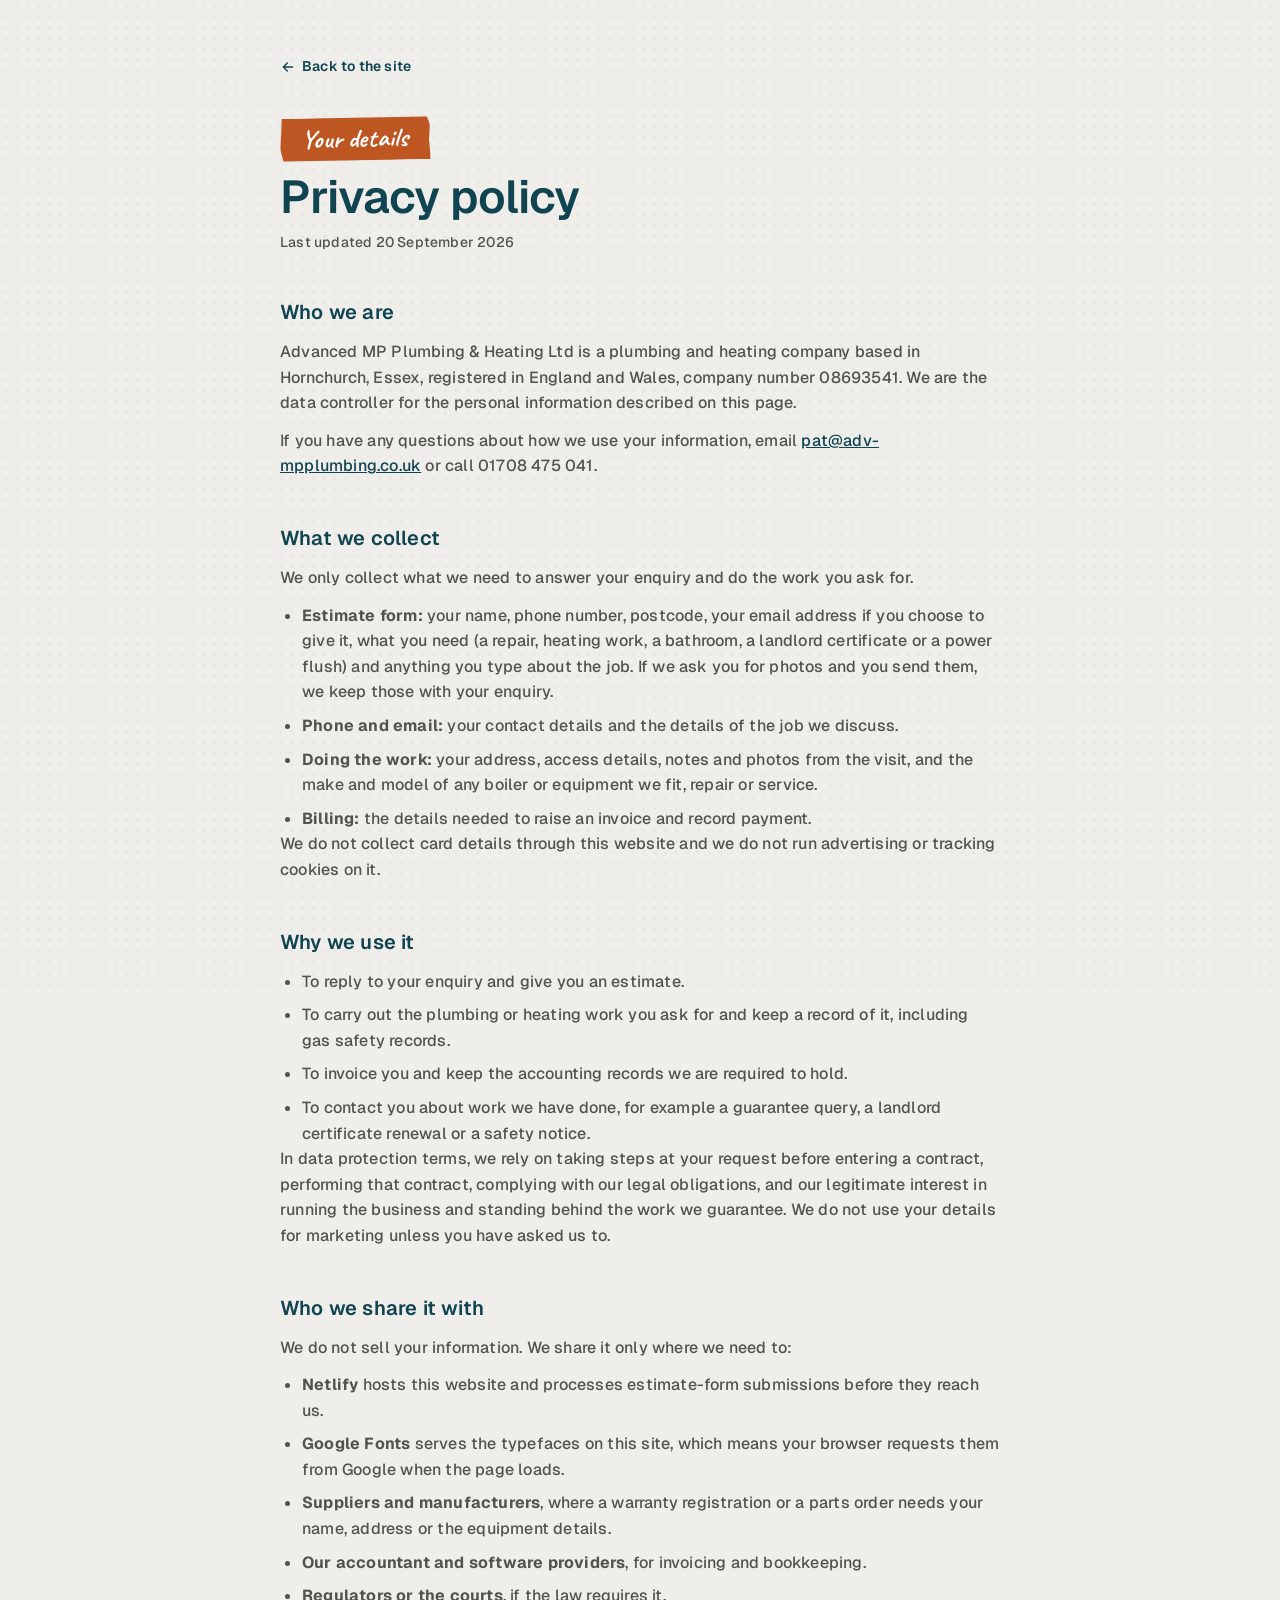
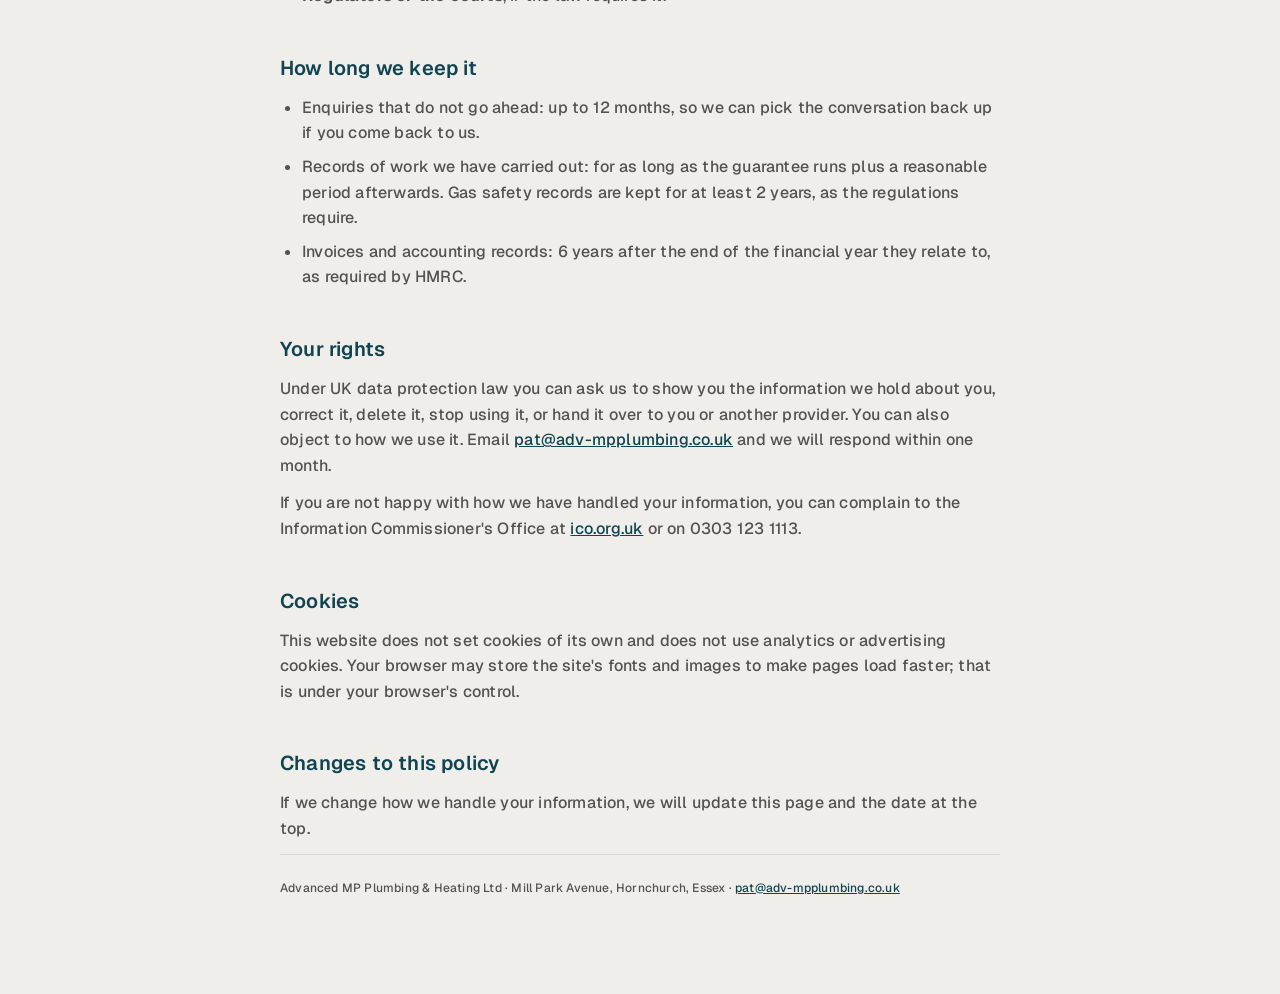
<file: privacy.html>
<!DOCTYPE html>
<html lang="en-GB">
<head>
  <meta charset="utf-8">
  <meta name="viewport" content="width=device-width, initial-scale=1">
  <title>Privacy policy | Advanced MP Plumbing &amp; Heating</title>
  <meta name="description" content="How Advanced MP Plumbing &amp; Heating Ltd handles the details you send through the estimate form, by phone or by email, how long they are kept, and your rights under UK data protection law.">
  <meta name="robots" content="noindex, follow">
  <link rel="icon" href="assets/img/favicon.svg" type="image/svg+xml">
  <link rel="preconnect" href="https://fonts.googleapis.com">
  <link rel="preconnect" href="https://fonts.gstatic.com" crossorigin>
  <link href="https://fonts.googleapis.com/css2?family=Geist:wght@400;500;600;700&family=Caveat:wght@700&display=swap" rel="stylesheet">
  <link rel="stylesheet" href="styles.css">
  <style>
    .pp { padding: 56px var(--gutter) 96px; }
    .pp-inner { max-width: 720px; margin-inline: auto; }
    .pp-back { display: flex; width: fit-content; align-items: center; gap: 6px; margin-bottom: 40px; font-size: var(--text-body-md); font-weight: 600; color: var(--grey-80); text-decoration: none; }
    .pp-back:hover { color: var(--brand); }
    .pp-back svg { width: 16px; height: 16px; }
    .pp h1 { margin: 12px 0 8px; font-size: var(--text-headline-md); font-weight: 600; line-height: 1.08; letter-spacing: -.02em; color: var(--brand); }
    .pp-updated { font-size: var(--text-body-md); font-weight: 500; color: var(--grey-60); }
    .pp h2 { margin: 44px 0 12px; font-size: var(--text-heading-sm); font-weight: 600; color: var(--brand); }
    .pp p, .pp li { font-weight: 500; line-height: 1.6; color: var(--grey-80); }
    .pp p + p { margin-top: 12px; }
    .pp ul { margin: 12px 0 0; padding-left: 22px; }
    .pp li + li { margin-top: 8px; }
    .pp a { color: var(--brand); }
    .pp address { font-style: normal; }
    .pp-foot { margin-top: 64px; padding-top: 24px; border-top: 1px solid var(--grey-20); font-size: var(--text-body-sm); font-weight: 500; color: var(--grey-60); }
  </style>
</head>
<body>
<main class="mp">
  <div class="mp-dots" aria-hidden="true"></div>
  <section class="pp">
    <div class="pp-inner">
      <a class="pp-back" href="index.html">
        <svg viewBox="0 0 24 24" fill="none" stroke="currentColor" stroke-width="2" stroke-linecap="round" stroke-linejoin="round" aria-hidden="true"><path d="M19 12H5M11 6l-6 6 6 6"/></svg>
        Back to the site
      </a>
      <span class="tape">Your details</span>
      <h1>Privacy policy</h1>
      <p class="pp-updated">Last updated 20 September 2026</p>

      <h2>Who we are</h2>
      <p>Advanced MP Plumbing &amp; Heating Ltd is a plumbing and heating company based in Hornchurch, Essex, registered in England and Wales, company number 08693541. We are the data controller for the personal information described on this page.</p>
      <p>If you have any questions about how we use your information, email <a href="mailto:pat@adv-mpplumbing.co.uk">pat@adv-mpplumbing.co.uk</a> or call 01708 475 041.</p>

      <h2>What we collect</h2>
      <p>We only collect what we need to answer your enquiry and do the work you ask for.</p>
      <ul>
        <li><strong>Estimate form:</strong> your name, phone number, postcode, your email address if you choose to give it, what you need (a repair, heating work, a bathroom, a landlord certificate or a power flush) and anything you type about the job. If we ask you for photos and you send them, we keep those with your enquiry.</li>
        <li><strong>Phone and email:</strong> your contact details and the details of the job we discuss.</li>
        <li><strong>Doing the work:</strong> your address, access details, notes and photos from the visit, and the make and model of any boiler or equipment we fit, repair or service.</li>
        <li><strong>Billing:</strong> the details needed to raise an invoice and record payment.</li>
      </ul>
      <p>We do not collect card details through this website and we do not run advertising or tracking cookies on it.</p>

      <h2>Why we use it</h2>
      <ul>
        <li>To reply to your enquiry and give you an estimate.</li>
        <li>To carry out the plumbing or heating work you ask for and keep a record of it, including gas safety records.</li>
        <li>To invoice you and keep the accounting records we are required to hold.</li>
        <li>To contact you about work we have done, for example a guarantee query, a landlord certificate renewal or a safety notice.</li>
      </ul>
      <p>In data protection terms, we rely on taking steps at your request before entering a contract, performing that contract, complying with our legal obligations, and our legitimate interest in running the business and standing behind the work we guarantee. We do not use your details for marketing unless you have asked us to.</p>

      <h2>Who we share it with</h2>
      <p>We do not sell your information. We share it only where we need to:</p>
      <ul>
        <li><strong>Netlify</strong> hosts this website and processes estimate-form submissions before they reach us.</li>
        <li><strong>Google Fonts</strong> serves the typefaces on this site, which means your browser requests them from Google when the page loads.</li>
        <li><strong>Suppliers and manufacturers</strong>, where a warranty registration or a parts order needs your name, address or the equipment details.</li>
        <li><strong>Our accountant and software providers</strong>, for invoicing and bookkeeping.</li>
        <li><strong>Regulators or the courts</strong>, if the law requires it.</li>
      </ul>

      <h2>How long we keep it</h2>
      <ul>
        <li>Enquiries that do not go ahead: up to 12 months, so we can pick the conversation back up if you come back to us.</li>
        <li>Records of work we have carried out: for as long as the guarantee runs plus a reasonable period afterwards. Gas safety records are kept for at least 2 years, as the regulations require.</li>
        <li>Invoices and accounting records: 6 years after the end of the financial year they relate to, as required by HMRC.</li>
      </ul>

      <h2>Your rights</h2>
      <p>Under UK data protection law you can ask us to show you the information we hold about you, correct it, delete it, stop using it, or hand it over to you or another provider. You can also object to how we use it. Email <a href="mailto:pat@adv-mpplumbing.co.uk">pat@adv-mpplumbing.co.uk</a> and we will respond within one month.</p>
      <p>If you are not happy with how we have handled your information, you can complain to the Information Commissioner's Office at <a href="https://ico.org.uk" rel="noopener" target="_blank">ico.org.uk</a> or on 0303 123 1113.</p>

      <h2>Cookies</h2>
      <p>This website does not set cookies of its own and does not use analytics or advertising cookies. Your browser may store the site's fonts and images to make pages load faster; that is under your browser's control.</p>

      <h2>Changes to this policy</h2>
      <p>If we change how we handle your information, we will update this page and the date at the top.</p>

      <p class="pp-foot">Advanced MP Plumbing &amp; Heating Ltd &middot; Mill Park Avenue, Hornchurch, Essex &middot; <a href="mailto:pat@adv-mpplumbing.co.uk">pat@adv-mpplumbing.co.uk</a></p>
    </div>
  </section>
</main>
</body>
</html>
</file>
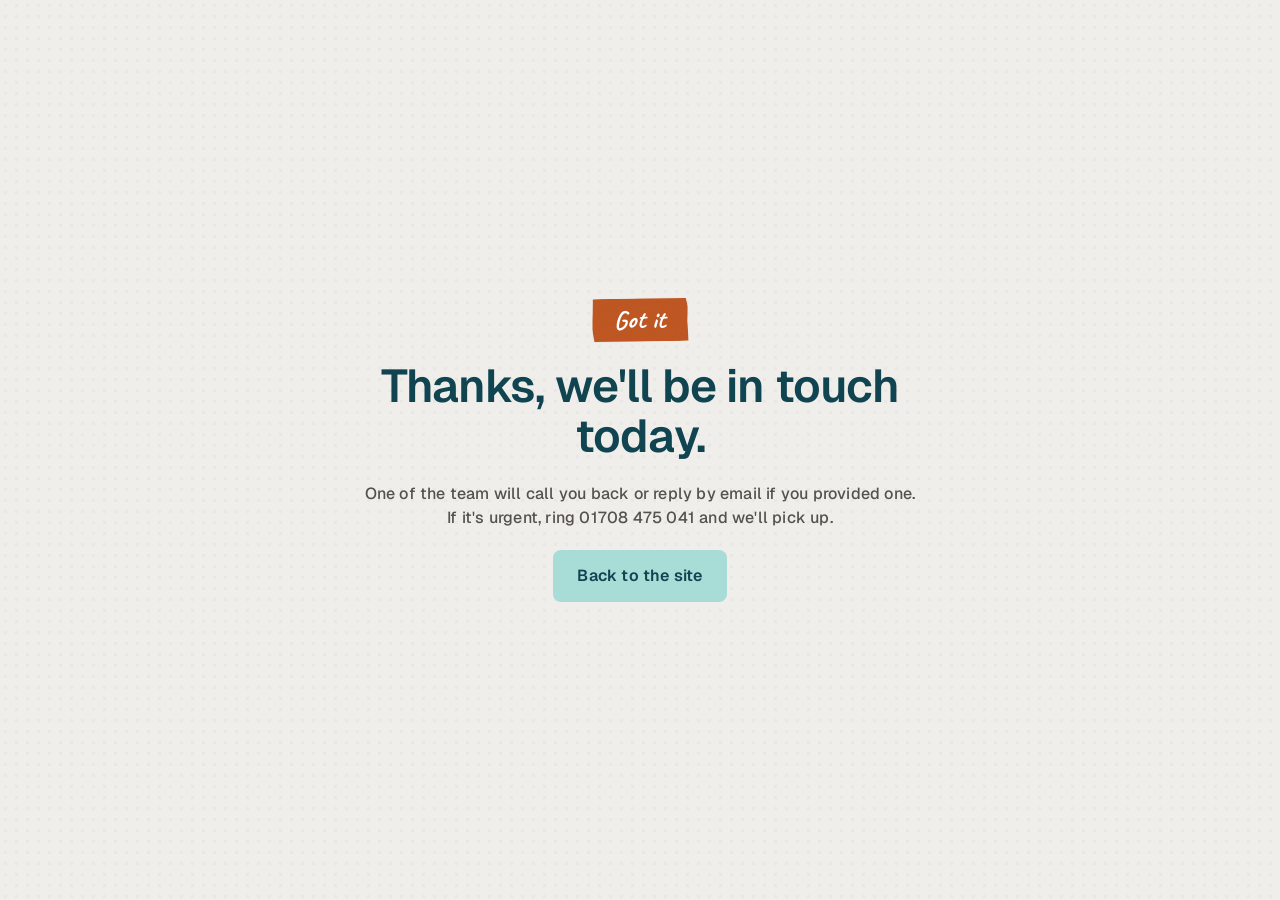
<file: success.html>
<!DOCTYPE html>
<html lang="en-GB">
<head>
  <meta charset="utf-8">
  <meta name="viewport" content="width=device-width, initial-scale=1">
  <title>Thanks | Advanced MP Plumbing &amp; Heating</title>
  <meta name="robots" content="noindex">
  <link rel="icon" href="assets/img/favicon.svg" type="image/svg+xml">
  <link rel="preconnect" href="https://fonts.googleapis.com">
  <link rel="preconnect" href="https://fonts.gstatic.com" crossorigin>
  <link href="https://fonts.googleapis.com/css2?family=Geist:wght@400;500;600;700&family=Caveat:wght@700&display=swap" rel="stylesheet">
  <link rel="stylesheet" href="styles.css">
  <style>
    .ok { min-height: 100svh; display: grid; place-items: center; padding: 24px; text-align: center; }
    .ok-inner { max-width: 560px; display: grid; gap: 20px; justify-items: center; }
    .ok h1 { font-size: var(--text-headline-md); font-weight: 600; line-height: 1.08; letter-spacing: -.02em; color: var(--brand); }
    .ok p { font-weight: 500; color: var(--grey-80); }
  </style>
</head>
<body>
<main class="mp">
  <div class="mp-dots" aria-hidden="true"></div>
  <section class="ok">
    <div class="ok-inner">
      <span class="tape">Got it</span>
      <h1>Thanks, we'll be in touch today.</h1>
      <p>One of the team will call you back or reply by email if you provided one. If it's urgent, ring 01708 475 041 and we'll pick up.</p>
      <a class="btn btn-primary btn-lg" href="index.html">Back to the site</a>
    </div>
  </section>
</main>
</body>
</html>
</file>
<file: styles.css>
/* ==========================================================================
   Advanced MP Plumbing & Heating - styles
   Scroll-driven page. Motion is driven by two custom properties set from JS:
     --p   : 0..1 progress through the pinned hero runway (.mp-runway)
     --sp  : 0..1 progress through each [data-scrub] section
   Every animated element derives its own --w (0..1 window) from those with
   calc(), so the CSS owns the choreography and JS only reports scroll.
   `.mp-x` on <main> means "scroll effects are on"; without it (reduced motion
   or no JS) every section lays out statically.
   ========================================================================== */

/* ---------- Tokens ---------- */
:root {
  /* neutrals */
  --grey-100: #292826;
  --grey-80: #54524f;
  --grey-60: #6a6865;
  --grey-40: #a9a8a7;
  --grey-20: #d8d7d5;
  --grey-5: #f0eeeb;
  --white: #fff;
  --black: #000;

  /* brand: petrol blue-green for water and dark scenes, copper (pipe) as the one accent.
     The client has no existing identity, so this palette is ours. */
  --petrol-100: #082a31;
  --petrol-90: #0f4450;
  --teal-60: #1a7f85;
  --teal-20: #a8dcd7;
  --teal-5: #dcf0ee;
  --copper-90: #6b2a0c;
  --copper-60: #c0521a;
  --copper-40: #e8916a;
  --copper-5: #fbe6d9;
  --slate-60: #4d626b;
  --error: #b3261e;
  --yellow-80: #5e4507;
  --yellow-20: #f7c33c;
  --yellow-5: #fdf1d3;

  /* semantic */
  --paper: var(--grey-5);
  --ink: var(--grey-100);
  --brand: var(--petrol-90);
  --brand-dark: var(--petrol-100);
  --cta-bg: var(--teal-20);
  --cta-ink: var(--petrol-90);
  --cta-bg-hover: var(--teal-5);
  --accent: var(--copper-60);

  /* type scale (copied from the reference tokens) */
  --text-body-xs: 11px;
  --text-body-sm: 12px;
  --text-body-md: 14px;
  --text-body-lg: 16px;
  --text-label-xs: 10px;
  --text-label-sm: 12px;
  --text-heading-sm: 20px;
  --text-heading-md: 32px;
  --text-heading-lg: 40px;
  --text-headline-sm: clamp(1.375rem, 2.2vw, 1.75rem);
  --text-headline-md: clamp(1.875rem, 3.6vw, 2.875rem);
  --text-headline-lg: clamp(2.5rem, 6.5vw, 4.5rem);
  --text-headline-xl: clamp(3rem, 6.7vw, 5.5rem);

  --font-sans: "Geist", ui-sans-serif, system-ui, -apple-system, "Segoe UI", sans-serif;
  --font-script: "Caveat", cursive;

  --radius-sm: 4px;
  --radius: 8px;
  --radius-md: 12px;
  --radius-lg: 16px;
  --radius-2xl: 24px;
  --radius-full: 9999px;

  --shadow-media: 0 8px 24px #00000059;
  --shadow-floating: 0 18px 48px #00000073;
  --text-shadow-media: 0 2px 10px #00000073;

  --ease-settle: cubic-bezier(.22, 1, .36, 1);
  --ease-smooth: cubic-bezier(.4, 0, .2, 1);
  --ease-bounce: cubic-bezier(.68, -.55, .265, 1.55);

  --nav-h: 53px;
  --bar-h: 53px;
  --gutter: clamp(20px, 4.17vw, 60px);
  --column: 1320px;
  --pitch: 11px;
  --dot: color-mix(in srgb, var(--grey-20) 28%, var(--grey-5));
}
@media (min-width: 768px) { :root { --nav-h: 69px; --bar-h: 69px; } }

/* ---------- Base ---------- */
*, *::before, *::after { box-sizing: border-box; }
html { scroll-behavior: auto; -webkit-text-size-adjust: 100%; }
html:has(.mp) { overflow-anchor: none; }
body {
  margin: 0;
  font-family: var(--font-sans);
  font-size: var(--text-body-lg);
  line-height: 1.5;
  letter-spacing: .2px;
  color: var(--ink);
  background: var(--paper);
  -webkit-font-smoothing: antialiased;
}
img, video { display: block; max-width: 100%; }
h1, h2, h3, h4, p { margin: 0; }
a { color: inherit; }
button { font: inherit; color: inherit; }
:focus-visible { outline: 2px solid var(--brand); outline-offset: 3px; }
.sr-only { position: absolute; width: 1px; height: 1px; padding: 0; margin: -1px; overflow: hidden; clip: rect(0 0 0 0); white-space: nowrap; border: 0; }

/* ---------- Page shell ---------- */
.mp { position: relative; isolation: isolate; background: var(--paper); color: var(--ink); }
.mp-dots {
  position: fixed; inset: 0 0 auto 0; z-index: -1; height: 110%;
  background-color: var(--paper);
  background-image: radial-gradient(circle at center, var(--dot) 0 1.5px, transparent 1.6px);
  background-size: var(--pitch) var(--pitch);
}
.mp-grain {
  position: fixed; top: -3%; left: -3%; z-index: 70; width: 106%; height: 106%;
  pointer-events: none; opacity: .42; mix-blend-mode: overlay;
  background-image: url("data:image/svg+xml,%3Csvg xmlns='http://www.w3.org/2000/svg' width='220' height='220'%3E%3Cfilter id='n'%3E%3CfeTurbulence type='fractalNoise' baseFrequency='0.82' numOctaves='3' stitchTiles='stitch'/%3E%3C/filter%3E%3Crect width='100%25' height='100%25' filter='url(%23n)'/%3E%3C/svg%3E");
  animation: mp-grain .9s steps(1, end) infinite;
}
@keyframes mp-grain {
  0% { transform: translateZ(0); }
  20% { transform: translate3d(-1.5%, 1%, 0); }
  40% { transform: translate3d(1%, -1.5%, 0); }
  60% { transform: translate3d(-1%, -.5%, 0); }
  80% { transform: translate3d(1.5%, 1%, 0); }
}

/* ---------- Buttons ---------- */
.btn {
  display: inline-flex; align-items: center; justify-content: center; gap: 8px;
  min-height: 44px; padding: 8px 12px; border: 0; border-radius: var(--radius);
  font-size: var(--text-body-md); font-weight: 600; line-height: 1.5; letter-spacing: .2px;
  text-decoration: none; white-space: nowrap; cursor: pointer; user-select: none; touch-action: manipulation;
  transition: background-color .15s ease, color .15s ease, border-color .15s ease, transform .16s var(--ease-settle);
}
.btn:active { transform: scale(.97); }
.btn-primary { background: var(--cta-bg); color: var(--cta-ink); }
.btn-primary:hover { background: var(--cta-bg-hover); }
.btn-ghost { background: transparent; border: 1px solid var(--ink); color: var(--ink); }
.btn-ghost:hover { border-color: var(--brand); color: var(--brand); }
.btn-ghost-inverse { background: transparent; border: 1px solid var(--white); color: var(--white); }
.btn-ghost-inverse:hover { border-color: var(--teal-20); color: var(--teal-20); }
.btn-dark { background: var(--brand); color: var(--white); }
.btn-dark:hover { background: var(--petrol-100); }
.btn-lg { min-height: 52px; padding: 12px 24px; font-size: var(--text-body-lg); }
.btn svg { flex: none; width: 18px; height: 18px; }
.btn-primary:focus-visible, .btn-ghost:focus-visible { outline-color: var(--brand); }

/* ---------- Tape eyebrow (script text on a strip of copper tape) ---------- */
.tape {
  --tape-bg: var(--copper-60);
  position: relative; display: inline-flex; align-items: center; justify-content: center;
  min-height: 44px; padding: 6px 22px; color: var(--white);
  font-family: var(--font-script); font-weight: 700; font-size: 26px; line-height: 1;
  transform: rotate(-1.5deg); width: fit-content;
}
.tape::before {
  content: ""; position: absolute; inset: 0; z-index: -1; background: var(--tape-bg); opacity: .96;
  clip-path: polygon(1.5% 0, 98% 3%, 100% 22%, 99% 55%, 100% 100%, 2% 97%, 0 70%, 1% 30%);
}
.tape::after {
  content: ""; position: absolute; inset: 0; z-index: -1; opacity: .18; mix-blend-mode: multiply;
  background-image: url("data:image/svg+xml,%3Csvg xmlns='http://www.w3.org/2000/svg' width='120' height='120'%3E%3Cfilter id='n'%3E%3CfeTurbulence type='fractalNoise' baseFrequency='0.9' numOctaves='2' stitchTiles='stitch'/%3E%3C/filter%3E%3Crect width='100%25' height='100%25' filter='url(%23n)'/%3E%3C/svg%3E");
  clip-path: inherit;
}

/* ---------- Accreditation line (text only, secondary to headline and CTA) ---------- */
.accred {
  display: inline-flex; align-items: center; gap: 8px;
  font-size: var(--text-body-md); font-weight: 600; line-height: 1.4; letter-spacing: .2px; color: var(--grey-80);
}
.accred svg { flex: none; width: 18px; height: 18px; color: var(--brand); }
.accred-logos { display: inline-flex; align-items: center; gap: 14px; flex: none; }
.accred-logos img { display: block; width: auto; height: 48px; border-radius: var(--radius-sm); }
.mp-meet-accred { flex-basis: 100%; margin: 0; flex-wrap: wrap; gap: 8px 16px; }
@media (max-width: 767.9px) { .accred-logos img { height: 44px; } }
@media (min-width: 768px) { .mp-meet-cta { flex-wrap: wrap; row-gap: 20px; } }
.mp-crew-sub {
  position: relative; z-index: 2; max-width: 342px; margin-top: 14px;
  font-size: var(--text-body-lg); font-weight: 500; line-height: 1.5; color: var(--grey-80);
  --ws: .18; --wd: .12;
}
@media (min-width: 768px) { .mp-crew-sub { max-width: 476px; } }
.mp-x .mp-crew-sub { opacity: var(--w); transform: translateY(calc((1 - var(--wo)) * 14px)); }
.mp-crew-sub:has(.mp-crew-badge) { display: flex; align-items: center; gap: 14px; }
.mp-crew-badge { flex: none; width: auto; height: 52px; border-radius: var(--radius-sm); }
.mp-footer-badge { display: flex; align-items: center; gap: 12px; }
.mp-footer-badge img { flex: none; width: auto; height: 56px; border-radius: var(--radius-sm); }
.mp-footer-accred { color: color-mix(in srgb, var(--white) 80%, transparent); font-weight: 600; }

/* ---------- Marker underline (red brush stroke) ---------- */
.stroke { position: absolute; left: 0; bottom: -.05em; z-index: -1; width: 100%; height: .13em; pointer-events: none; }
.stroke img { width: 100%; height: 100%; object-fit: fill; }

/* ==========================================================================
   Top nav
   ========================================================================== */
.mp-topnav { position: fixed; top: 0; left: 0; right: 0; z-index: 50; }
/* --nav-h is the space sections reserve under the bar (0 while hidden); --bar-h is the bar's real height */
.mp-x .mp-topnav { transition: transform .35s var(--ease-settle); }
.mp[data-nav-hidden] .mp-topnav:not(:focus-within) { transform: translateY(-102%); }
.mp[data-nav-hidden]:not(:has(.mp-topnav:focus-within)) { --nav-h: 0px; }
.mp-nav {
  position: relative; width: 100%; background: transparent;
  transition: background-color .3s ease;
}
.mp-nav.is-solid { background: var(--paper); }
.mp-nav-inner {
  display: flex; align-items: center; justify-content: space-between;
  max-width: 1376px; height: var(--bar-h); margin: 0 auto; padding: 0 16px;
}
@media (min-width: 768px) { .mp-nav-inner { padding: 0 32px; } }
.mp-nav-left { display: flex; align-items: center; gap: 16px; }
@media (min-width: 1024px) { .mp-nav-left { gap: 32px; } }
.mp-logo { display: inline-flex; align-items: center; min-height: 44px; text-decoration: none; }
.mp-logo { gap: 10px; color: var(--brand); }
.mp-logo-mark { flex: none; width: 32px; height: 32px; }
.mp-logo-word { display: grid; line-height: 1; }
.mp-logo-word strong { font-size: 17px; font-weight: 700; letter-spacing: -.01em; }
.mp-logo-word span { margin-top: 4px; font-size: 10px; font-weight: 600; letter-spacing: .09em; text-transform: uppercase; opacity: .78; }
@media (min-width: 768px) { .mp-logo-mark { width: 36px; height: 36px; } .mp-logo-word strong { font-size: 19px; } .mp-logo-word span { font-size: 10.5px; } }
.mp-nav-links { display: none; align-items: center; gap: 4px; margin: 0; padding: 0; list-style: none; }
@media (min-width: 1024px) { .mp-nav-links { display: flex; } }
.mp-nav-links a {
  display: inline-flex; align-items: center; padding: 8px 14px; border-radius: var(--radius);
  font-size: var(--text-body-lg); font-weight: 500; text-decoration: none; color: var(--ink);
  transition: background-color .15s ease, color .15s ease;
}
.mp-nav-links a:hover { background: color-mix(in srgb, var(--ink) 6%, transparent); }
.mp-nav-right { display: flex; align-items: center; gap: 8px; }
.mp-nav-right .btn { display: none; }
@media (min-width: 1024px) { .mp-nav-right .btn { display: inline-flex; } }
.mp-nav-burger {
  display: inline-flex; align-items: center; justify-content: center; width: 44px; height: 44px;
  padding: 0; border: 0; border-radius: var(--radius-full); background: transparent; cursor: pointer;
}
.mp-nav-burger svg { width: 24px; height: 24px; }
@media (min-width: 1024px) { .mp-nav-burger { display: none; } }
/* over the hero the nav is on a dark photo */
.mp-nav.is-over-media .mp-nav-links a, .mp-nav.is-over-media .mp-nav-burger { color: var(--white); }
.mp-nav.is-over-media .mp-nav-links a:hover { background: color-mix(in srgb, var(--white) 12%, transparent); }
.mp-nav.is-over-media .mp-logo { --mark-bg: var(--white); --mark-fg: var(--copper-60); color: var(--white); }
.mp-nav:not(.is-over-media) .btn-ghost-inverse { border-color: var(--ink); color: var(--ink); }
.mp-nav:not(.is-over-media) .btn-ghost-inverse:hover { border-color: var(--brand); color: var(--brand); }
/* mobile sheet */
.mp-nav-sheet {
  position: absolute; left: 0; right: 0; top: 100%; height: 0; overflow: hidden;
  background: var(--paper); box-shadow: 0 16px 40px #0000001f;
  transition: height .28s var(--ease-settle);
}
.mp-nav-sheet[data-open="false"] { box-shadow: none; }
.mp-nav-sheet ul { margin: 0; padding: 12px 16px 20px; list-style: none; display: grid; gap: 4px; }
.mp-nav-sheet a { display: block; padding: 12px 8px; border-radius: var(--radius); font-weight: 500; text-decoration: none; }
.mp-nav-sheet .mp-nav-sheet-cta { display: grid; gap: 10px; padding: 8px 0 0; }
.mp-nav-sheet .btn { width: 100%; }
@media (min-width: 1024px) { .mp-nav-sheet { display: none; } }

/* ==========================================================================
   Runway (hero -> statement -> tile reveal) - one pinned frame, three stages
   ========================================================================== */
.mp-runway { position: relative; }
.mp-frame { position: relative; }
.mp-stage { position: relative; min-height: 100svh; }
.mp-stage-hero { height: 100svh; }
.mp-x .mp-runway { height: var(--runway-h, 620svh); }
.mp-x .mp-frame { position: sticky; top: 0; height: 100svh; overflow: hidden; container-type: size; }
.mp-x .mp-stage { position: absolute; inset: 0; min-height: 0; }
.mp-x :is(.mp-stage-hero, .mp-stage-stress) { opacity: calc(1 - clamp(0, (var(--p, 0) - var(--fade-a)) / var(--fade-d), 1)); }
.mp-x .mp-stage-hero { --fade-a: .0881; --fade-d: .0542; z-index: 2; }
.mp-x .mp-stage-stress { --fade-a: .5524; --fade-d: .0581; z-index: 1; }
.mp-x .mp-stage-grid { z-index: 1; pointer-events: none; }
.mp-x[data-hero-out] .mp-stage-hero { visibility: hidden; pointer-events: none; }
/* without scroll effects the stress + grid stages still need to read */
.mp:not(.mp-x) .mp-stage-grid { height: 100svh; }

/* --- Hero --- */
.mp-hero-media { position: absolute; inset: 0; overflow: hidden; }
.mp-hero-media img { position: absolute; inset: 0; width: 100%; height: 100%; object-fit: cover; object-position: 50% 50%; }
.mp-hero-soft { opacity: 0; }
.mp-hero-alt { opacity: 0; transform: scale(1.04); transition: opacity 1.3s ease-in-out, transform 1.6s var(--ease-settle); }
.mp-hero-flip .mp-hero-alt { opacity: 1; transform: scale(1); }
.mp-hero-scrim {
  position: absolute; inset: 0 0 auto; height: 78%; opacity: .83; pointer-events: none;
  background: linear-gradient(to bottom, #000000b8, #0000006b 45%, transparent);
}
.mp-hero-content {
  position: relative; z-index: 1; display: flex; flex-direction: column; align-items: center;
  height: 100%; padding: 17.6svh 20px 0;
}
.mp-hero-tape { margin-bottom: 12px; cursor: pointer; user-select: none; -webkit-tap-highlight-color: transparent; border: 0; background: none; }
.mp-hero-title-mask { overflow: hidden; padding: .08em 8px; margin: -.08em -8px; }
.mp-hero-title {
  font-size: var(--text-headline-xl); font-weight: 600; line-height: 1; letter-spacing: -.03em; color: var(--white);
  text-align: center;
}
.mp-hero-sub { height: 0; overflow: visible; }
.mp-hero-sub span {
  display: inline-block; padding-top: 4px; font-family: var(--font-script); font-weight: 700;
  font-size: clamp(1.6rem, 2.6vw, 2.1rem); line-height: 1; color: var(--white); text-shadow: var(--text-shadow-media);
  opacity: 0; visibility: hidden; transform: rotate(-2deg) translateY(calc(var(--sub-pose, 0px) + 12px));
  transition: opacity .5s ease .35s, transform .5s var(--ease-settle) .35s, visibility 0s linear .85s;
}
.mp-hero-flip .mp-hero-sub span {
  opacity: 1; visibility: visible; transform: rotate(-2deg) translateY(var(--sub-pose, 0px));
  transition: opacity .5s ease .35s, transform .5s var(--ease-settle) .35s, visibility 0s;
}
.mp-hero-cta { width: 226px; margin-top: 32px; }
.mp-stage-hero .mp-hero-cta:focus-visible { outline: 2px solid var(--white); outline-offset: 3px; }
.mp-hero-cta-arrow { transform: rotate(90deg); }
@media (prefers-reduced-motion: no-preference) {
  .mp-hero-cta-arrow { transition: transform .2s var(--ease-smooth); }
  .mp-hero-cta:hover .mp-hero-cta-arrow { transform: rotate(90deg) translate(3px); }
}
.mp-hero-card {
  position: absolute; right: clamp(20px, 2.78vw, 40px); bottom: clamp(20px, 2.22vw, 32px); z-index: 1;
  width: clamp(164px, 21.04vw, 303px); aspect-ratio: 303 / 188; border-radius: clamp(13px, 1.55vw + 1px, 23px);
  overflow: hidden; box-shadow: var(--shadow-media); text-decoration: none; color: var(--white);
}
.mp-hero-card img { width: 100%; height: 100%; object-fit: cover; }
.mp-hero-card-label {
  position: absolute; left: 14px; bottom: 12px; right: 14px; font-size: var(--text-body-sm); font-weight: 600;
  text-shadow: var(--text-shadow-media);
}
.mp-hero-card-label svg { width: 14px; height: 14px; vertical-align: -2px; margin-left: 4px; }
@media (prefers-reduced-motion: no-preference) {
  .mp-hero-card img { transition: transform .25s var(--ease-smooth); }
  .mp-hero-card:hover img, .mp-hero-card:focus-visible img { transform: scale(1.045); }
}
.mp-hero-card:focus-visible { outline: 2px solid var(--white); outline-offset: 3px; }
@media (max-height: 640px) { .mp-hero-card { display: none; } }
@media (min-width: 768px) {
  .mp-hero-content { align-items: flex-start; justify-content: center; padding: 0 0 0 clamp(24px, 4.58vw, 66px); }
  .mp-hero-title { text-align: left; }
  .mp-hero-scrim { inset: 0 auto 0 0; width: min(897px, 92%); height: auto; background: linear-gradient(to right, #000000b8, #00000099 52%, transparent); }
  .mp-hero-media::after { content: ""; position: absolute; inset: 0 0 auto; height: 140px; background: linear-gradient(to bottom, #00000073, transparent); }
  .mp-hero-cta { margin-top: 40px; }
  .mp-hero-cta .btn svg, .mp-hero-cta-arrow { width: 22px; height: 22px; }
  .mp-hero-content { transition: transform .85s var(--ease-settle); }
  .mp-hero-title-mask { transform-origin: left top; transition: transform .85s var(--ease-settle) 70ms; }
  .mp-hero-tape { transform-origin: left bottom; transition: transform .85s var(--ease-settle) 40ms; }
  .mp-hero-cta { transition: background-color .15s var(--ease-smooth), transform .85s var(--ease-settle) .14s; }
  .mp-hero-flip .mp-hero-content { transform: translateY(calc(50svh - 203px)); }
  .mp-hero-flip .mp-hero-title-mask { transform: scale(.58); }
  .mp-hero-flip .mp-hero-tape { transform: translateY(6px) scale(.85) rotate(-4deg); }
  .mp-hero-flip .mp-hero-sub { --sub-pose: -52px; }
  .mp-hero-flip .mp-hero-cta { transform: translateY(-38px); }
}
/* scroll scrub */
.mp-x .mp-hero-media { transform: scale(calc(1 + .05 * clamp(0, var(--p, 0) / .1423, 1))); will-change: transform; }
.mp-x .mp-hero-soft { opacity: clamp(0, (var(--p, 0) - .0339) / .0542, 1); will-change: opacity; }
.mp-x[data-hero-out] .mp-hero-media, .mp-x[data-hero-out] .mp-hero-soft { will-change: auto; }
.mp-x .mp-hero-content, .mp-x .mp-hero-card { opacity: calc(1 - clamp(0, (var(--p, 0) - .0542) / .0474, 1)); }
/* first paint choreography */
@media (prefers-reduced-motion: no-preference) {
  .mp-hero-poster, .mp-hero-soft { animation: mp-hero-scene-in 4.5s var(--ease-settle) backwards; }
  .mp-hero-tape { animation: mp-hero-tape-in .45s var(--ease-bounce) .4s backwards, mp-hero-fade-in .2s ease-out .4s backwards; }
  .mp-hero-title { animation: mp-hero-title-in .65s var(--ease-settle) .5s backwards; }
  .mp-hero-cta { animation: mp-hero-cta-in .45s var(--ease-smooth) .75s backwards; }
  .mp-hero-card { animation: mp-hero-card-in .5s var(--ease-smooth) .9s backwards; }
  @keyframes mp-hero-scene-in { 0% { transform: scale(1.04); } }
  @keyframes mp-hero-fade-in { 0% { opacity: 0; } }
  @keyframes mp-hero-tape-in { 0% { transform: translateY(-14px) rotate(-6deg) scale(1.06); } }
  @keyframes mp-hero-title-in { 0% { transform: translateY(105%); } }
  @keyframes mp-hero-cta-in { 0% { opacity: 0; transform: translateY(10px); } }
  @keyframes mp-hero-card-in { 0% { opacity: 0; transform: translateY(16px) scale(.96); } }
}

/* --- Stress statement (word by word) --- */
.mp-stage-stress { display: grid; place-items: center; padding: 96px 24px; }
.mp-stmt-inner { max-width: 100%; }
.mp-stmt-head { font-size: min(40px, 10.2vw); font-weight: 600; line-height: 1.2; color: var(--ink); }
@media (min-width: 768px) { .mp-stmt-head { font-size: clamp(48px, 4.72vw, 68px); } }
.mp-word { display: inline-block; }
.mp-uphrase { position: relative; }
.mp-useg { position: relative; display: inline-block; }
.mp-stroke-whole { display: none; }
@media (min-width: 768px) {
  .mp-uphrase { display: inline-block; }
  .mp-br-m, .mp-stroke-seg1, .mp-stroke-seg2 { display: none; }
  .mp-stroke-whole { display: block; }
}
.mp-chips { display: flex; flex-direction: column; align-items: flex-start; gap: 12px; margin: 36px 0 0; padding: 0; list-style: none; }
@media (min-width: 768px) { .mp-chips { flex-direction: row; align-items: center; margin-top: 30px; } }
.mp-chip { position: relative; padding: 15px 0 0 15px; }
.mp-chip-pill {
  display: inline-block; padding: 12px 18px; border-radius: var(--radius); background: var(--white);
  font-size: var(--text-body-lg); font-weight: 600; text-transform: uppercase; color: var(--chip-ink);
}
.mp-chip-icon { position: absolute; top: 0; left: 0; width: 31px; height: 31px; }
.mp-chip-icon svg { display: block; width: 100%; height: 100%; }
.mp-chip-disc { fill: var(--chip-tint); transform-origin: 50% 50%; }
.mp-chip-zig, .mp-chip-tip { stroke: var(--chip-ink); fill: none; stroke-width: 2; stroke-linecap: round; stroke-linejoin: round; }
.mp-x :is(.mp-word, .mp-stroke, .mp-chip) { --w: clamp(0, (var(--p, 0) - var(--ws, 0)) / var(--wd, .0339), 1); }
.mp-x .mp-word { opacity: var(--w); filter: blur(calc((1 - var(--w)) * 6px)); transform: translateY(calc((1 - var(--w)) * 10px)); }
.mp-x .mp-stroke { --wd: .0542; clip-path: inset(0 calc((1 - var(--w)) * 100%) 0 0); }
.mp-x .mp-chip { --wa: clamp(0, (var(--p, 0) - var(--wsa, 0)) / var(--wd, .0339), 1); opacity: var(--w); transform: translateY(calc((1 - var(--w)) * 24px)); }
.mp-x .mp-chip-disc { transform: scale(calc(.5 + .5 * var(--w))); }
.mp-x .mp-chip-zig, .mp-x .mp-chip-tip { stroke-dasharray: 1; }
.mp-x .mp-chip-zig { stroke-dashoffset: clamp(0, 1 - 2 * var(--wa), 1); }
.mp-x .mp-chip-tip { stroke-dashoffset: clamp(0, 2 - 2 * var(--wa), 1); }

/* --- Tile reveal --- */
.mp-stage-grid { --photo-pos: 54% 50%; }
@media (min-width: 768px) and (orientation: landscape) { .mp-stage-grid { --photo-pos: 50% 55%; } }
.mp-grid-final { position: absolute; inset: 0; overflow: hidden; }
.mp-grid-final img { width: 100%; height: 100%; max-width: none; object-fit: cover; object-position: var(--photo-pos); }
.mp-grid-tiles { display: none; }
.mp-grid-plate { position: absolute; inset: 0; display: flex; flex-direction: column; justify-content: flex-end; align-items: flex-start; padding: 0 24px 6svh; }
.mp-grid-scrim { position: absolute; inset: auto 0 0; height: 48%; background: linear-gradient(to top, #000000a8, #2a2a2a00); pointer-events: none; }
.mp-grid-title, .mp-grid-sub { position: relative; }
.mp-grid-title { margin-left: -.06em; font-size: var(--text-headline-xl); font-weight: 600; line-height: .95; letter-spacing: -.04em; color: var(--white); }
.mp-grid-meet {
  display: block; margin: 0 0 .22em .06em; font-family: var(--font-script); font-size: .38em; font-weight: 700; line-height: 1;
  letter-spacing: 0; transform: rotate(-2deg); transform-origin: left bottom; text-shadow: 0 2px 10px rgba(0,0,0,.35);
}
.mp-grid-sub { font-size: var(--text-heading-sm); font-weight: 500; line-height: 1.4; color: var(--grey-5); }
@media (min-width: 768px) { .mp-grid-plate { padding: 0 clamp(24px, 4.375vw, 63px) 10svh; } }
.mp-x .mp-grid-tiles {
  --lt: clamp(0, (var(--p, 0) - .814) / .058, 1);
  --un: calc(1 - var(--lt));
  --grad: calc(var(--un) * 16px);
  --gw: calc(100cqw - 2 * var(--mx));
  --gh: calc(100cqh - 2 * var(--my));
  --tw: calc((var(--gw) - (var(--cols) - 1) * var(--ggx)) / var(--cols));
  --th: calc((var(--gh) - (var(--rows) - 1) * var(--ggy)) / var(--rows));
  display: block; position: absolute; inset: 0;
}
.mp-x .mp-grid-tiles-desktop { --cols: 5; --rows: 3; --mx: calc(var(--un) * 1.6cqw); --my: calc(var(--un) * 4.22cqh); --ggx: calc(var(--un) * 1.39cqw); --ggy: calc(var(--un) * 2cqh); }
.mp-x .mp-grid-tiles-mobile { --cols: 2; --rows: 4; --mx: calc(var(--un) * 7.63cqw); --my: calc(var(--un) * 4.23cqh); --ggx: calc(var(--un) * 3.16cqw); --ggy: calc(var(--un) * 1.44cqh); }
@media (max-width: 767.9px), (orientation: portrait) { .mp-x .mp-grid-tiles-desktop { display: none; } }
@media (min-width: 768px) and (orientation: landscape) { .mp-x .mp-grid-tiles-mobile { display: none; } }
.mp-x .mp-grid-tile {
  --w: clamp(0, (var(--p, 0) - var(--ws, 0)) / .0407, 1);
  position: absolute;
  top: calc(var(--my) + var(--r) * (var(--th) + var(--ggy)));
  left: calc(var(--mx) + var(--c) * (var(--tw) + var(--ggx)));
  width: var(--tw); height: var(--th); overflow: hidden;
  opacity: var(--w); transform: translateY(calc((1 - var(--w)) * 18px));
}
.mp-x .mp-grid-tile img {
  position: absolute; top: calc(-1 * var(--r) * (var(--th) + var(--ggy))); left: calc(-1 * var(--c) * (var(--tw) + var(--ggx)));
  width: var(--gw); height: var(--gh); max-width: none; object-fit: cover; object-position: var(--photo-pos);
}
.mp-x .mp-grid-tile-tl { border-top-left-radius: var(--grad); }
.mp-x .mp-grid-tile-tr { border-top-right-radius: var(--grad); }
.mp-x .mp-grid-tile-bl { border-bottom-left-radius: var(--grad); }
.mp-x .mp-grid-tile-br { border-bottom-right-radius: var(--grad); }
.mp-x .mp-grid-final { opacity: clamp(0, (var(--p, 0) - .845) / .06, 1); }
.mp-x .mp-grid-scrim { opacity: clamp(0, (var(--p, 0) - .8931) / .05, 1); }
.mp-x .mp-grid-title, .mp-x .mp-grid-sub { --w: clamp(0, (var(--p, 0) - var(--ws, 0)) / .05, 1); opacity: var(--w); transform: translateY(calc((1 - var(--w)) * 28px)); }

/* ==========================================================================
   Sections after the runway
   ========================================================================== */
.mp-after { position: relative; }
.mp-x [data-reveal] { opacity: 0; transform: translateY(18px); transition: opacity .7s var(--ease-settle), transform .7s var(--ease-settle); transition-delay: var(--rd, 0s); }
.mp-x [data-reveal].is-in { opacity: 1; transform: none; }
.mp-x [data-scrub] .mp-sw { --w: clamp(0, (var(--sp, 0) - var(--ws, 0)) / var(--wd, .16), 1); --wo: calc(var(--w) * (2 - var(--w))); }

/* --- Meet statement --- */
.mp-meet { --wd: .14; --spx: var(--sp, 0); position: relative; }
.mp-meet-screen { display: flex; align-items: center; min-height: 100svh; padding: 76px 24px 36px; }
.mp-meet-inner { width: 100%; max-width: 1256px; margin-inline: auto; }
.mp-meet .mp-meet-head { font-size: var(--text-headline-md); line-height: 1.37; letter-spacing: -.02em; }
.mp-meet-line { display: inline; }
.mp-meet-brand { color: var(--brand); }
.mp-meet-w { display: inline-block; }
.mp-meet-pic, .mp-meet-ico { --iy: .1em; --icap: 0em; display: inline-block; width: auto; margin-block: calc(var(--icap) - 2 * var(--iy)) var(--icap); vertical-align: middle; }
.mp-meet-pic { --icap: -.055em; height: 1.48em; margin-inline: .28em .13em; }
.mp-meet-mark { white-space: nowrap; }
.mp-meet-ico { height: var(--ih, 1em); margin-inline: .18em .02em; }
.mp-meet-ico-house { --ih: 1.3em; }
.mp-meet-ico-tap, .mp-meet-ico-flame { --ih: 1.12em; }
.mp-meet-ico-bath { --ih: .92em; }
.mp-meet-ico-rad, .mp-meet-ico-clock { --ih: 1.08em; }
.mp-meet-sub { margin-top: 34px; }
.mp-meet-sub-bold { font-size: var(--text-heading-sm); font-weight: 600; color: var(--ink); }
.mp-meet-sub-muted { margin-top: 10px; font-size: var(--text-body-lg); font-weight: 500; color: var(--grey-60); }
.mp-meet-cta { display: flex; flex-direction: column; gap: 18px; margin-top: 42px; }
.mp-meet-more { font-size: var(--text-body-sm); font-weight: 500; color: var(--grey-80); text-decoration: none; }
.mp-meet-more:hover { text-decoration: underline; }
@media (max-width: 767.9px) {
  .mp-meet-ico-house { --ih: 1.11em; }
  .mp-meet-pic { --icap: 0em; height: 1.15em; }
  .mp-x .mp-meet { --spx: clamp(0, (var(--sp, 0) - .04) / .44, 1); }
}
@media (min-width: 768px) {
  .mp-meet-screen { padding: 100px 24px 64px; }
  .mp-x .mp-meet { height: 320svh; }
  .mp-x .mp-meet-screen { position: sticky; top: 0; height: 100svh; min-height: 0; border-top: var(--nav-h) solid transparent; }
  .mp-meet-line { display: inline-block; }
  .mp-meet-sub { margin-top: 56px; }
  .mp-meet-sub-bold { font-size: var(--text-headline-sm); }
  .mp-meet-sub-muted { font-size: var(--text-heading-sm); }
  .mp-meet-cta { flex-direction: row; align-items: center; gap: 32px; margin-top: 56px; }
  .mp-meet-more { font-size: var(--text-body-lg); }
}
.mp-x .mp-meet .mp-meet-head > .mp-meet-w,
.mp-x .mp-meet .mp-meet-head > .mp-meet-mark > :is(.mp-meet-w, .mp-meet-ico),
.mp-x .mp-meet .mp-meet-sub { --w: clamp(0, (var(--spx) - var(--ws, 0)) / var(--wd), 1); --wo: calc(var(--w) * (2 - var(--w))); }
.mp-x .mp-meet-head > .mp-meet-w, .mp-x .mp-meet-head > .mp-meet-mark > .mp-meet-w { opacity: var(--w); transform: translateY(calc((1 - var(--wo)) * 14px)); filter: blur(calc((1 - var(--w)) * 5px)); }
.mp-x .mp-meet-head > .mp-meet-mark > .mp-meet-ico { opacity: var(--w); transform: scale(calc(.6 + .4 * var(--wo))); }
.mp-x .mp-meet .mp-meet-sub { opacity: var(--w); transform: translateY(calc((1 - var(--wo)) * 18px)); }
.mp-x .mp-meet-line .mp-meet-w { opacity: 0; transform: translateY(14px); filter: blur(5px); transition: opacity .5s var(--ease-settle), transform .5s var(--ease-settle), filter .5s var(--ease-settle); transition-delay: var(--cd, 0s); }
.mp-x .mp-meet-line .mp-meet-pic { opacity: 0; transform: scale(.6); transition: opacity .45s var(--ease-settle) .42s, transform .45s var(--ease-settle) .42s; }
.mp-x .mp-meet-line.is-in .mp-meet-w { opacity: 1; transform: none; filter: none; }
.mp-x .mp-meet-line.is-in .mp-meet-pic { opacity: 1; transform: none; }
.mp-x .mp-meet-cta { opacity: 0; transform: translateY(18px); transition: opacity .5s var(--ease-settle), transform .5s var(--ease-settle); }
.mp-x .mp-meet:not([data-cued]) .mp-meet-cta:not(:focus-within) { visibility: hidden; pointer-events: none; }
.mp-x .mp-meet[data-cued] .mp-meet-cta, .mp-x .mp-meet .mp-meet-cta:focus-within { opacity: 1; transform: none; }

/* --- Better comfort (stepped list + crossfading card) --- */
.mp-bp { --title-on: var(--text-body-lg); --title-off: var(--text-body-lg); --ink-off: var(--grey-80); --list-floor: calc(250px + 1.25 * max(0px, 349px - (100vw - 48px))); position: relative; }
.mp-bp-screen { display: flex; align-items: center; min-height: 100svh; padding: 16px 24px; }
.mp-bp-grid { display: grid; grid-template-areas: "card" "copy"; row-gap: 14px; width: 100%; max-width: 349px; margin-inline: auto; }
.mp-bp-card { grid-area: card; position: relative; width: 100%; aspect-ratio: 342 / 336; max-height: clamp(150px, calc(100svh - 36px - 14px - 60px - 12px - var(--list-floor) - 16px - 110px), 349px); border-radius: var(--radius-lg); overflow: hidden; background: var(--grey-20); }
.mp-bp-img { position: absolute; inset: 0; width: 100%; height: 100%; object-fit: cover; }
.mp-bp-img:not(:first-child) { opacity: 0; }
.mp-bp-copy { grid-area: copy; display: flex; flex-direction: column; }
.mp-bp-head { font-size: var(--text-headline-sm); font-weight: 600; line-height: 1.2; letter-spacing: -.01em; color: var(--brand); }
.mp-bp-line { display: block; }
.mp-bp-mark { position: relative; display: inline-block; }
.mp-bp-mark .stroke { left: -1%; bottom: .115em; width: 104%; height: .115em; }
.mp-bp-list { position: relative; display: grid; grid-template-rows: repeat(3, auto) min-content; min-height: var(--list-floor); margin: 12px 0 0; padding: 0; list-style: none; }
.mp-bp-list::before { content: ""; position: absolute; top: 0; bottom: 0; left: 0; width: 6px; border-radius: var(--radius-sm); background: var(--grey-20); }
.mp-bp-step { position: relative; display: flex; align-items: flex-start; gap: 12px; padding-left: 19px; }
.mp-bp-seg { position: absolute; top: 0; bottom: -1px; left: 0; width: 6px; }
.mp-bp-step:first-child .mp-bp-seg { border-radius: var(--radius-sm) var(--radius-sm) 0 0; }
.mp-bp-step:last-child .mp-bp-seg { bottom: 0; border-radius: 0 0 var(--radius-sm) var(--radius-sm); }
.mp-bp-seg::after { content: ""; position: absolute; inset: 0; border-radius: inherit; background: var(--accent); transform-origin: top center; }
.mp-bp-ico { flex: 0 0 24px; width: 24px; height: 24px; color: var(--brand); }
.mp-bp-ico svg { display: block; width: 100%; height: 100%; }
.mp-bp-text { display: flex; flex-direction: column; gap: 6px; min-width: 0; }
.mp-bp-title { font-size: var(--title-on); font-weight: 600; line-height: 1.4; color: var(--brand); }
.mp-bp-clip { display: grid; grid-template-rows: 1fr; }
.mp-bp-body { min-height: 0; overflow: hidden; font-size: var(--text-body-md); font-weight: 500; line-height: 1.4; text-wrap: pretty; color: var(--ink); }
.mp-bp-body strong { font-weight: 600; }
.mp-bp-body::after { content: ""; display: block; height: 18px; }
.mp-bp-cta { display: flex; flex-direction: column; gap: 10px; margin-top: 16px; }
@media (min-width: 768px) {
  .mp-bp { --title-on: var(--text-heading-sm); --title-off: var(--text-body-lg); }
  .mp-bp-screen { padding: clamp(40px, 9svh, 88px) clamp(28px, 4.86vw, 70px); }
  .mp-bp-grid { grid-template-areas: "copy card"; grid-template-columns: minmax(0, 520fr) minmax(0, 676fr); column-gap: clamp(44px, 7.2vw, 104px); align-items: center; row-gap: 0; max-width: 1300px; }
  .mp-bp-card { aspect-ratio: 676 / 665; max-height: calc(100svh - clamp(80px, 18svh, 176px)); }
  .mp-bp-head { font-size: var(--text-headline-md); line-height: 1.08; }
  .mp-bp-list { min-height: 412px; margin-top: 18px; }
  .mp-bp-body { font-size: var(--text-body-lg); }
  .mp-bp-body::after { height: 22px; }
  .mp-bp-cta { flex-direction: row; gap: 32px; margin-top: 56px; }
}
@media (min-width: 768px) and (max-width: 1023.9px) { .mp-bp { --title-on: var(--text-body-lg); } .mp-bp-cta { flex-direction: column; gap: 10px; margin-top: 32px; } }
.mp-x .mp-bp { --bp-h: 520svh; height: var(--bp-h); }
.mp-x .mp-bp-screen { position: sticky; top: 0; height: 100svh; min-height: 0; border-top: var(--nav-h) solid transparent; }
@media (min-width: 768px) { .mp-x .mp-bp { --bp-h: 460svh; } }
.mp-x .mp-bp-mark .stroke { clip-path: inset(0 100% 0 0); transition: clip-path .8s var(--ease-settle) .18s; }
.mp-x .mp-bp-head.is-in .stroke { clip-path: inset(0 0 0 0); }
.mp-x .mp-bp-img:not(:first-child) { --wd: .1; --w: clamp(0, (var(--sp, 0) - var(--wb, 0) + var(--wd) / 2) / var(--wd), 1); --wo: calc(var(--w) * (2 - var(--w))); opacity: var(--w); transform: scale(calc(1.05 - .05 * var(--wo))); }
.mp-x .mp-bp-seg::after { transform: scaleY(clamp(0, (var(--sp, 0) * var(--n) - var(--i)) / .4, 1)); }
.mp-x .mp-bp-title { font-size: var(--ts, var(--title-off)); color: var(--ink-c, var(--ink-off)); transition: font-size .48s var(--ease-settle), color .32s var(--ease-settle); }
.mp-x .mp-bp-ico { color: var(--ink-c, var(--ink-off)); transition: color .32s var(--ease-settle); }
.mp-x .mp-bp-clip { grid-template-rows: var(--rows, 0fr); transition: grid-template-rows .48s var(--ease-settle); }
.mp-x .mp-bp-body { opacity: var(--on, 0); transition: opacity .24s var(--ease-settle); }
.mp-x .mp-bp[data-step="0"] .mp-bp-step:nth-child(1), .mp-x .mp-bp[data-step="1"] .mp-bp-step:nth-child(2),
.mp-x .mp-bp[data-step="2"] .mp-bp-step:nth-child(3), .mp-x .mp-bp[data-step="3"] .mp-bp-step:nth-child(4) { --on: 1; --rows: 1fr; --ink-c: var(--brand); --ts: var(--title-on); }
.mp-x .mp-bp[data-step="0"] .mp-bp-step:nth-child(1) .mp-bp-body, .mp-x .mp-bp[data-step="1"] .mp-bp-step:nth-child(2) .mp-bp-body,
.mp-x .mp-bp[data-step="2"] .mp-bp-step:nth-child(3) .mp-bp-body, .mp-x .mp-bp[data-step="3"] .mp-bp-step:nth-child(4) .mp-bp-body { transition-delay: .16s; }
@media (max-width: 767.9px) {
  .mp-x .mp-bp-seg::after { transform: scaleY(clamp(0, (var(--sp, 0) * var(--n) - var(--i)) / .2, 1)); }
}
@media (max-width: 767.9px) and (min-height: 600.1px) {
  .mp-x .mp-bp-img:not(:first-child) { --w: 0; opacity: 0; transform: none; transition: opacity .45s var(--ease-settle); }
  .mp-x .mp-bp[data-step="1"] .mp-bp-img[data-shot="gas"], .mp-x .mp-bp[data-step="2"] .mp-bp-img[data-shot="radiator"], .mp-x .mp-bp[data-step="3"] .mp-bp-img[data-shot="emergency"] { opacity: 1; }
}
@media (min-width: 768px) and (max-height: 720px), (max-width: 767.9px) and (max-height: 600px) {
  .mp-x .mp-bp { height: auto; }
  .mp-x .mp-bp-screen { position: static; height: auto; min-height: 100svh; border-top-width: 0; }
  .mp-x .mp-bp-title { font-size: var(--title-on); }
  .mp-x .mp-bp-title, .mp-x .mp-bp-ico { color: var(--brand); }
  .mp-x .mp-bp-clip { grid-template-rows: 1fr; }
  .mp-x .mp-bp-body { opacity: 1; }
  .mp-x .mp-bp-seg::after { transform: none; }
  .mp-x .mp-bp-img:not(:first-child) { opacity: 0; transform: none; }
}

/* --- Witness: the heating ON / OFF toggle --- */
.mp-witness { --off: 0; --night-dot: color-mix(in srgb, var(--white) 6%, var(--brand)); position: relative; }
.mp-witness:has(.mp-witness-switch:not(:checked)) { --off: 1; }
.mp-witness-scene { position: relative; isolation: isolate; display: flex; flex-direction: column; min-height: 100svh; background-color: transparent; }
.mp-witness:has(.mp-witness-switch:not(:checked)) .mp-witness-scene { background-color: var(--brand); }
.mp-witness-scene::before { content: ""; position: absolute; inset: 0; z-index: -1; opacity: var(--off); background-image: radial-gradient(circle at center, var(--night-dot) 0 1.5px, transparent 1.6px); background-size: var(--pitch) var(--pitch); }
.mp-x .mp-witness { --wit-h: 260svh; }
@media (min-width: 768px) { .mp-x .mp-witness { --wit-h: 220svh; } }
.mp-x .mp-witness-catch { height: var(--wit-h); }
.mp-x .mp-witness-scene { position: sticky; top: 0; height: 100svh; min-height: 0; }
.mp-witness-frame { width: 100%; margin-block: auto; padding-inline: 28px; }
.mp-x .mp-witness-clear { flex: 0 1 var(--nav-h); min-height: 0; transition: flex-basis .35s var(--ease-settle); }
.mp-x :is(.mp-witness-frame, .mp-witness-press) { flex-shrink: 0; }
@media (min-width: 768px) {
  .mp-x .mp-witness-frame { flex: 1 1 0; min-height: 0; }
  .mp-x .mp-witness-card { width: auto; max-width: 100%; max-height: 100%; aspect-ratio: 920 / 558; justify-self: center; }
  .mp-x .mp-witness-img img { height: 100%; object-fit: cover; }
}
.mp-witness-card { position: relative; display: grid; overflow: hidden; border-radius: var(--radius-lg); background: var(--grey-20); }
@media (max-width: 767.9px) {
  .mp-witness-frame { margin-block: clamp(18px, 3svh, 28px) 0; }
  .mp-witness-card { width: min(100%, 43svh); margin-inline: auto; }
  .mp-witness-copy { margin-top: 24px; }
  .mp-witness-press { margin-top: auto; padding: clamp(14px, 2svh, 24px) 0 max(28px, calc(env(safe-area-inset-bottom, 0px) + 24px)); }
}
.mp-witness-img { grid-area: 1 / 1; }
.mp-witness-img img { width: 100%; height: auto; }
.mp-witness-img-on, .mp-witness-copy-on { opacity: calc(1 - var(--off)); }
.mp-witness-img-off, .mp-witness-copy-off { opacity: var(--off); visibility: hidden; }
.mp-witness:has(.mp-witness-switch:not(:checked)) :is(.mp-witness-img-on, .mp-witness-copy-on) { visibility: hidden; }
.mp-witness:has(.mp-witness-switch:not(:checked)) :is(.mp-witness-img-off, .mp-witness-copy-off) { visibility: visible; }
.mp-witness-copy { display: grid; margin-top: 33px; }
.mp-witness-copy > div { display: flex; flex-direction: column; gap: 13px; grid-area: 1 / 1; }
.mp-witness-head { font-size: var(--text-heading-md); font-weight: 600; line-height: 1.2; text-wrap: balance; }
.mp-witness-head-on { color: var(--brand); }
.mp-witness-body { font-size: var(--text-body-lg); font-weight: 500; line-height: 1.4; }
.mp-witness-body-on { color: var(--grey-80); }
.mp-witness-head-off, .mp-witness-body-off { color: var(--white); }
.mp-witness-press { padding: clamp(20px, 3svh, 36px) 10px clamp(18px, 3svh, 40px); width: 100%; max-width: 1440px; margin-inline: auto; text-align: center; overflow-x: clip; }
.mp-witness-press-label { font-size: var(--text-label-sm); font-weight: 500; letter-spacing: .48px; text-transform: uppercase; color: var(--grey-60); }
.mp-witness:has(.mp-witness-switch:not(:checked)) .mp-witness-press-label { color: var(--grey-20); }
.mp-witness-press-row { --ph: clamp(44px, 8vw, 84px); display: flex; align-items: center; justify-content: space-between; margin: 0; padding: 0; list-style: none; }
.mp-witness-press-row li { flex: none; }
.mp-witness-press-track > .mp-witness-press-dupe { display: none; }
.mp-witness-press-row .mp-brandmark {
  display: block; height: var(--ph); padding: 0 14px; font-weight: 700; font-size: calc(var(--ph) * .34); letter-spacing: -.02em; line-height: var(--ph);
  color: var(--ink); opacity: .72; white-space: nowrap; filter: invert(var(--off));
}
/* six service names are wider than six brand marks: cap the size so the row always fits */
@media (min-width: 768px) { .mp-witness-press-row .mp-brandmark { font-size: min(calc(var(--ph) * .34), 1.62vw); } }
@media (max-width: 767.9px) {
  .mp-witness-press-row { --ph: clamp(48px, 14vw, 64px); --pg: clamp(30px, 10vw, 52px); }
  .mp-witness-press { contain: layout; }
  .mp-x .mp-witness-press-window { -webkit-mask: linear-gradient(to right, transparent, #000 9%, #000 91%, transparent) center / 100% 100% no-repeat; mask: linear-gradient(to right, transparent, #000 9%, #000 91%, transparent) center / 100% 100% no-repeat; }
  .mp-x .mp-witness-press-track { display: flex; width: max-content; animation: mp-press-drift 26s linear infinite; animation-play-state: paused; }
  .mp-x [data-live][data-cued] .mp-witness-press-track { animation-play-state: running; }
  .mp-x .mp-witness-press-row { flex: none; gap: var(--pg); padding-right: var(--pg); }
  .mp-x .mp-witness-press-track > .mp-witness-press-dupe { display: flex; }
  .mp:not(.mp-x) .mp-witness-press-row { justify-content: flex-start; gap: 24px; overflow-x: auto; scrollbar-width: none; }
}
@keyframes mp-press-drift { 0% { transform: translate(0); } to { transform: translate(calc(-100% / 3)); } }
@media (min-width: 768px) {
  .mp-witness-frame { max-width: 1440px; margin-inline: auto; padding-inline: clamp(28px, 3.47vw, 50px); }
  .mp-witness-cols { display: grid; grid-template-columns: minmax(0, 1fr) minmax(260px, 390px); gap: clamp(22px, 2.85vw, 41px); align-items: center; }
  .mp-witness-copy { margin-top: 0; }
  .mp-witness-head { font-size: var(--text-heading-lg); line-height: 1.1; }
  .mp-witness-body-on { max-width: 374px; }
  .mp-witness-body-off { max-width: 350px; }
  .mp-witness-press { padding-inline: clamp(28px, 3.47vw, 50px); }
}
.mp-witness-toggle { position: absolute; top: 20px; right: 17px; display: flex; gap: 10px; align-items: center; padding: 8px; border-radius: var(--radius); background: var(--grey-5); cursor: pointer; }
.mp-witness-switch { position: absolute; inset: 0; margin: 0; opacity: 0; cursor: pointer; }
/* the checkbox itself is transparent, so the pill carries the keyboard focus ring */
.mp-witness-toggle:has(.mp-witness-switch:focus-visible) { outline: 3px solid var(--copper-60); outline-offset: 2px; }
.mp-witness-toggle:has(.mp-witness-switch:focus-visible) { outline: 2px solid var(--brand); outline-offset: 3px; }
.mp-witness-toggle-label { font-size: var(--text-body-lg); font-weight: 600; line-height: 1.2; color: var(--ink); text-transform: uppercase; }
.mp-witness-track { position: relative; width: 80px; height: 34px; border-radius: 17px; background: var(--copper-60); }
.mp-witness:has(.mp-witness-switch:not(:checked)) .mp-witness-track { background: var(--slate-60); }
.mp-witness-word { position: absolute; top: 50%; transform: translateY(-50%); font-size: var(--text-body-lg); font-weight: 600; line-height: 1.2; text-transform: uppercase; }
.mp-witness-word-on { left: 14px; color: var(--white); opacity: calc(1 - var(--off)); }
.mp-witness-word-off { left: 37px; color: var(--copper-5); opacity: var(--off); }
.mp-witness-knob { position: absolute; top: 4px; left: 4px; width: 26px; height: 26px; border-radius: 50%; background: var(--white); transform: translate(calc((1 - var(--off)) * 46px)); }
.mp-x .mp-witness :is(.mp-witness-toggle, .mp-witness-head, .mp-witness-body, .mp-witness-press) { opacity: 0; transition: opacity .55s var(--ease-settle), transform .55s var(--ease-settle); transition-delay: var(--cd, 0s); }
.mp-x .mp-witness :is(.mp-witness-head, .mp-witness-body, .mp-witness-press) { transform: translateY(16px); }
.mp-x .mp-witness .mp-witness-toggle { transform: scale(.85); }
.mp-x .mp-witness-head { --cd: .1s; }
.mp-x .mp-witness-body { --cd: .22s; }
.mp-x .mp-witness-press { --cd: .34s; }
.mp-x [data-cued] :is(.mp-witness-toggle, .mp-witness-head, .mp-witness-body, .mp-witness-press) { opacity: 1; transform: none; }
.mp-x :is(.mp-witness-img-on, .mp-witness-copy-on) { transition: opacity .5s var(--ease-settle), visibility 0s linear calc(var(--off) * .5s); }
.mp-x :is(.mp-witness-img-off, .mp-witness-copy-off) { transition: opacity .5s var(--ease-settle), visibility 0s linear calc((1 - var(--off)) * .5s); }
.mp-x .mp-witness-scene::before { transition: opacity .5s var(--ease-settle); }
.mp-x .mp-witness-scene { transition: background-color .5s var(--ease-settle); }
.mp-x .mp-witness-track { transition: background-color .4s var(--ease-settle); }
.mp-x .mp-witness-knob { transition: transform .45s var(--ease-settle); }
.mp-x .mp-witness-word { transition: opacity .3s ease; }
.mp-x .mp-witness-press-row .mp-brandmark { transition: filter .5s var(--ease-settle); }
.mp-x .mp-witness-press-label { transition: color .5s var(--ease-settle); }

/* --- How it works --- */
.mp-how { position: relative; }
.mp-how-screen { display: flex; align-items: center; min-height: 100svh; padding: 96px clamp(22px, 5.14vw, 80px); }
.mp-how-inner { width: 100%; max-width: 1280px; margin-inline: auto; }
.mp-how-head { margin: 0 0 40px; font-size: var(--text-heading-md); font-weight: 600; line-height: 1.2; text-wrap: balance; color: var(--brand); }
@media (min-width: 991px) { .mp-how-head { font-size: var(--text-heading-lg); line-height: 1.1; } }
.mp-how-list { display: grid; gap: 60px; margin: 0; padding: 0; list-style: none; }
.mp-how-step { position: relative; padding-left: var(--how-indent, 41px); }
.mp-how-rule { position: absolute; top: 0; left: 0; width: 9px; height: 100%; }
.mp-how-chip { display: flex; align-items: center; justify-content: center; width: 40px; height: 40px; border-radius: var(--radius-full); background: var(--white); font-size: var(--text-body-lg); font-weight: 600; color: var(--brand); }
.mp-how-title { margin: 10px 0 0; font-size: var(--text-headline-sm); font-weight: 600; line-height: 1.2; letter-spacing: -.01em; color: var(--brand); }
.mp-how-body { margin: 10px 0 0; font-size: var(--text-body-lg); font-weight: 500; line-height: 1.5; color: var(--grey-80); }
.mp-how-cta { display: flex; margin-top: 42px; }
@media (max-width: 767.9px) { .mp-how-cta .btn { flex: 1; } }
.mp-how-m { display: none; }
@media (max-width: 1023.9px) {
  .mp-how-d { display: none; }
  .mp-how-m { display: inline; }
  .mp-x .mp-how :is(.mp-how-rule, .mp-how-chip, .mp-how-title, .mp-how-body, .mp-how-cta) { --ws: calc(var(--df, 0) * (1 - var(--sv, .5)) + (1 - var(--wp, .88)) * var(--sv, .5)); --wd: calc(var(--wf, .3) * var(--sv, .5)); }
  .mp-how-step-1 { --df: .217; } .mp-how-step-2 { --df: .438; } .mp-how-step-3 { --df: .635; } .mp-how-cta { --df: .868; }
  .mp-how-rule { --wp: .94; --wf: .24; } .mp-how-chip { --wp: .86; --wf: .12; } .mp-how-title { --wp: .84; --wf: .14; } .mp-how-body { --wp: .76; --wf: .16; } .mp-how-cta { --wp: .97; --wf: .12; }
}
@media (min-width: 768px) and (max-width: 1023.9px) { .mp-how-inner { max-width: 640px; } .mp-how-head { margin-bottom: 48px; } }
@media (min-width: 1024px) {
  .mp-how-screen { padding: 120px clamp(22px, 5.14vw, 80px); }
  .mp-how-head { margin-bottom: clamp(64px, 7.5vw, 108px); }
  .mp-how-list { --how-indent: 45px; grid-template-columns: repeat(3, minmax(0, 1fr)); gap: clamp(40px, 6.18vw, 89px); align-items: stretch; }
  .mp-how-rule { width: 11px; }
  .mp-how-chip { width: 30px; height: 30px; }
  .mp-how-cta { justify-content: center; margin-top: 28px; }
  .mp-x .mp-how { height: 180svh; }
  .mp-x .mp-how-screen { position: sticky; top: 0; height: 100svh; min-height: 0; border-top: var(--nav-h) solid transparent; }
  .mp-how-rule { --wd: .14; } .mp-how-chip { --wd: .1; } .mp-how-title, .mp-how-body, .mp-how-cta { --wd: .12; }
  .mp-how-step-1 .mp-how-rule { --ws: .06; } .mp-how-step-1 .mp-how-title { --ws: .13; } .mp-how-step-1 .mp-how-chip { --ws: .14; } .mp-how-step-1 .mp-how-body { --ws: .18; }
  .mp-how-step-2 .mp-how-rule { --ws: .22; } .mp-how-step-2 .mp-how-title { --ws: .29; } .mp-how-step-2 .mp-how-chip { --ws: .3; } .mp-how-step-2 .mp-how-body { --ws: .34; }
  .mp-how-step-3 .mp-how-rule { --ws: .38; } .mp-how-step-3 .mp-how-title { --ws: .45; } .mp-how-step-3 .mp-how-chip { --ws: .46; } .mp-how-step-3 .mp-how-body { --ws: .5; }
  .mp-how-cta { --ws: .66; }
}
@media (min-width: 1024px) and (max-height: 720px) { .mp-how-screen { padding-block: 64px 44px; } .mp-how-head { margin-bottom: 36px; } .mp-how-cta { margin-top: 36px; } }
.mp-x .mp-how-rule { clip-path: inset(0 0 calc((1 - var(--wo)) * 100%) 0); }
.mp-x .mp-how-chip { opacity: var(--w); transform: scale(calc(.62 + .38 * var(--wo))); }
.mp-x .mp-how-title { opacity: var(--w); transform: translateY(calc((1 - var(--wo)) * 12px)); filter: blur(calc((1 - var(--w)) * 4px)); }
.mp-x .mp-how-body, .mp-x .mp-how-cta { opacity: var(--w); transform: translateY(calc((1 - var(--wo)) * 16px)); }
.mp-x .mp-how .mp-how-cta:focus-within { --w: 1; --wo: 1; }

/* --- Fact: full-bleed install photo box that grows on scroll --- */
.mp-fact { position: relative; }
.mp-fact-screen { --fact-gut: 24px; --fact-x: var(--fact-gut); --fact-y: var(--fact-gut); position: relative; min-height: 100svh; }
.mp-fact-box { position: absolute; inset: 0; overflow: hidden; background: var(--petrol-100); }
.mp-fact-media { position: absolute; inset: 0; }
.mp-fact-media img { position: absolute; inset: 0; width: 100%; height: 100%; object-fit: cover; object-position: center; }
.mp-fact-controls { position: absolute; bottom: 0; left: 0; z-index: 1; display: flex; align-items: center; gap: 10px; transform: translate(var(--fact-x), calc(-1 * var(--fact-y))); }
.mp-fact-pill {
  display: inline-flex; flex: none; align-items: center; gap: 9px; height: 44px; margin: 0; padding: 0 20px 0 16px; border: 0;
  border-radius: var(--radius); background: var(--ink); color: var(--white); cursor: pointer; text-decoration: none;
  font-size: var(--text-body-lg); font-weight: 600; line-height: 1; white-space: nowrap; transition: background-color .15s ease;
}
.mp-fact-pill:hover { background: var(--grey-80); }
.mp-fact-pill:focus-visible { outline: 2px solid var(--white); outline-offset: 3px; }
.mp-fact-pill svg { flex: none; width: 18px; height: 18px; }
.mp-x .mp-fact { height: 240svh; }
.mp-x .mp-fact-screen {
  --sf: clamp(0, min(var(--sp, 0) / .4, (1 - var(--sp, 0)) / .4), 1);
  --sfe: calc(var(--sf) * var(--sf) * (3 - 2 * var(--sf)));
  --fact-rest: .86; --fact-grow: .17;
  --fact-x: max(var(--fact-gut), calc(var(--fact-gut) + (1 - (var(--fact-rest) + var(--fact-grow) * var(--sfe))) / 2 * 100vw));
  --fact-y: max(var(--fact-gut), calc(var(--fact-gut) + (1 - (var(--fact-rest) + var(--fact-grow) * var(--sfe))) / 2 * 100svh));
  position: sticky; top: 0; height: 100svh; min-height: 0; overflow: hidden;
}
.mp-x .mp-fact-box { border-radius: var(--radius-2xl); transform: scale(calc(var(--fact-rest) + var(--fact-grow) * var(--sfe))); }
.mp-x .mp-fact-media { transform: scale(calc(1 + .04 * var(--sf))); }
.mp-x .mp-fact[data-live] :is(.mp-fact-box, .mp-fact-media) { will-change: transform; }
@media (max-width: 767.9px) {
  .mp-fact-screen { --fact-gut: 14px; }
  .mp-fact-pill { height: 38px; gap: 7px; padding: 0 16px 0 13px; font-size: var(--text-body-md); }
  .mp-x .mp-fact-screen { --fact-rest: .88; --fact-grow: .15; }
  .mp-x .mp-fact-box { border-radius: var(--radius-lg); }
}

/* --- Crew collage --- */
.mp-crew { position: relative; }
.mp-crew-screen { --crew-pad-x: clamp(20px, 6.6vw, 85px); position: relative; display: flex; flex-direction: column; align-items: flex-start; justify-content: space-between; min-height: 100svh; overflow-x: clip; padding: 44px var(--crew-pad-x) max(32px, calc(env(safe-area-inset-bottom, 0px) + 20px)); }
.mp-crew-head, .mp-crew-cta { position: relative; z-index: 2; }
.mp-crew-head { max-width: 342px; font-size: var(--text-heading-md); font-weight: 600; line-height: 1.2; text-wrap: balance; color: var(--ink); }
@media (min-width: 991px) { .mp-crew-head { font-size: var(--text-heading-lg); line-height: 1.1; } }
.mp-crew-mark { position: relative; display: inline-block; white-space: nowrap; }
.mp-crew-mark .stroke { left: -1%; bottom: .02em; width: 102%; height: .11em; }
.mp-crew-cta { width: 100%; }
.mp-crew-stage { --crew-box: 120vw; --crew-box-min: 104.7vw; position: relative; z-index: 1; flex: 1 1 0; align-self: stretch; margin: 16px calc(-1 * var(--crew-pad-x)) 32px; min-height: calc(var(--crew-box-min) * .974); max-height: calc(var(--crew-box) * .974); }
.mp-crew-collage { position: absolute; z-index: 1; left: 27.85%; bottom: 0; width: auto; height: 112.24%; max-height: calc(var(--crew-box) * 1.0932); aspect-ratio: 816.83 / 892.92; transform: translate(-27.85%); }
.mp-crew-piece { position: absolute; left: var(--cx); top: var(--cy); width: var(--cw); aspect-ratio: var(--ca); transform: translate(-50%, -50%); }
.mp-crew-art { position: relative; width: 100%; height: 100%; transform: rotate(var(--cr)); }
.mp-crew-art > img { position: absolute; inset: 0; width: 100%; height: 100%; object-fit: cover; }
.mp-crew-card { background: var(--white); box-shadow: 0 10px 30px #00000026; }
.mp-crew-polaroid { padding: 5% 5% 18%; }
.mp-crew-polaroid > img { position: relative; inset: auto; width: 100%; height: 100%; }
.mp-crew-tape-img > img { object-fit: contain; }
.mp-crew-photo-a { --cx: 17.43%; --cy: 40.04%; --cw: 32.36%; --ca: 264.326 / 220.053; --cr: 5.66deg; }
.mp-crew-photo-b { --cx: 43.77%; --cy: 37.88%; --cw: 40.11%; --ca: 327.651 / 359.779; --cr: -2.93deg; }
.mp-crew-photo-c { --cx: 24.61%; --cy: 76.82%; --cw: 42.15%; --ca: 344.321 / 410.21; --cr: .62deg; }
.mp-crew-tape-a { --cx: 43.17%; --cy: 16.86%; --cw: 25.27%; --ca: 206.438 / 252.675; --cr: -118.07deg; }
.mp-crew-photo-d { --cx: 81.04%; --cy: 40.06%; --cw: 29.21%; --ca: 238.568 / 329.211; --cr: 4.61deg; }
.mp-crew-photo-e { --cx: 67.24%; --cy: 65.71%; --cw: 40.11%; --ca: 327.651 / 359.779; --cr: 5.68deg; }
.mp-crew-tape-b { --cx: 82.63%; --cy: 83.67%; --cw: 31.96%; --ca: 261.063 / 143.979; --cr: 167.69deg; }
@media (max-width: 767.9px) { .mp-crew-d { display: none; } .mp-crew-m { display: inline; } }
.mp-crew-m { display: none; }
@media (min-width: 768px) {
  .mp-crew-screen { justify-content: center; gap: 40px; padding-block: 100px 64px; }
  .mp-crew-stage { position: absolute; inset: 0; margin: 0; min-height: 0; max-height: none; }
  .mp-crew-collage { inset: 42% .4% auto auto; width: clamp(520px, 56.72vw, 940px); height: auto; max-height: none; transform: translateY(-50%); }
  .mp-crew-head { max-width: 476px; }
  .mp-crew-cta { width: auto; }
}
@media (min-width: 768px) and (max-width: 1023.9px) { .mp-crew-collage { top: 54%; width: min(56.72vw, 940px); } .mp-crew-head { max-width: 400px; } }
.mp-crew-piece { --wd: .085; --dy: -24px; --dr: 5deg; --ds: .06; }
.mp-x .mp-crew-piece { opacity: var(--w); transform: translate(-50%, -50%) translateY(calc((1 - var(--wo)) * var(--dy))) rotate(calc((1 - var(--wo)) * var(--dr))) scale(calc(1 + (1 - var(--wo)) * var(--ds))); }
.mp-x .mp-crew[data-live] .mp-crew-piece { will-change: transform; }
.mp-crew-photo-a { --ws: .24; --dr: -7deg; --dy: -26px; }
.mp-crew-photo-b { --ws: .275; --dr: 6deg; --dy: -30px; }
.mp-crew-tape-a { --ws: .315; --dr: -12deg; --dy: 0px; --ds: .12; }
.mp-crew-photo-c { --ws: .34; --dr: 4deg; --dy: -34px; }
.mp-crew-photo-d { --ws: .375; --dr: -6deg; --dy: -24px; }
.mp-crew-photo-e { --ws: .41; --dr: 7deg; --dy: -30px; }
.mp-crew-tape-b { --ws: .455; --dr: 10deg; --dy: 0px; --ds: .12; }
.mp-crew-mark .stroke { --ws: .12; --wd: .18; }
.mp-x .mp-crew-mark .stroke { clip-path: inset(0 calc((1 - var(--wo)) * 100%) 0 0); }
.mp-crew-cta { --ws: .44; --wd: .1; }
.mp-x .mp-crew-cta { opacity: var(--w); transform: translateY(calc((1 - var(--wo)) * 18px)); }
.mp-x .mp-crew .mp-crew-cta:focus-visible { --w: 1; --wo: 1; }

/* --- Quote (the "pricing" moment: copy + quote form card) --- */
.mp-quote { position: relative; min-height: 100svh; display: flex; align-items: center; padding: 96px var(--gutter); }
.mp-quote-inner { display: grid; grid-template-columns: 1fr; gap: 48px; width: 100%; max-width: 1376px; margin-inline: auto; align-items: start; }
@media (min-width: 1024px) { .mp-quote-inner { grid-template-columns: 1fr 1fr; gap: 64px; } }
.mp-quote-copy { display: flex; flex-direction: column; gap: 32px; }
.mp-quote-head { font-size: var(--text-heading-md); font-weight: 600; line-height: 1.2; text-wrap: balance; color: var(--ink); }
@media (min-width: 1024px) { .mp-quote-head { font-size: var(--text-heading-lg); line-height: 1.1; } }
.mp-quote-head s { color: var(--grey-60); text-decoration-thickness: 2px; }
.mp-quote-list { display: flex; flex-direction: column; gap: 24px; margin: 0; padding: 0; list-style: none; }
.mp-quote-list li { display: flex; align-items: flex-start; gap: 16px; }
.mp-quote-list svg { flex: none; width: 24px; height: 24px; color: var(--brand); margin-top: 1px; }
.mp-quote-list strong { display: block; font-size: var(--text-body-lg); font-weight: 600; color: var(--ink); }
.mp-quote-list p { margin-top: 4px; font-size: var(--text-body-md); font-weight: 500; color: var(--grey-60); text-wrap: pretty; }
.mp-quote-card { width: 100%; max-width: 600px; border-radius: var(--radius-lg); background: var(--white); box-shadow: 0 12px 32px #0000001a; overflow: hidden; }
.mp-quote-card-head { display: flex; flex-direction: column; gap: 10px; padding: 24px 24px 0; }
.mp-quote-badge { display: inline-flex; align-self: flex-start; align-items: center; padding: 2px 8px; border-radius: var(--radius-sm); background: var(--teal-5); font-size: var(--text-body-sm); font-weight: 500; color: var(--brand); }
.mp-quote-card h3 { font-size: var(--text-heading-sm); font-weight: 600; color: var(--ink); }
.mp-form { display: grid; gap: 16px; padding: 20px 24px 24px; }
.mp-form-row { display: grid; gap: 16px; }
@media (min-width: 560px) { .mp-form-row { grid-template-columns: 1fr 1fr; } }
.mp-field { display: grid; gap: 6px; }
.mp-field label { font-size: var(--text-body-md); font-weight: 600; color: var(--ink); }
.mp-field input, .mp-field select, .mp-field textarea {
  width: 100%; min-height: 44px; padding: 10px 12px; border: 1px solid var(--grey-20); border-radius: var(--radius);
  background: var(--white); font: inherit; font-size: var(--text-body-lg); color: var(--ink);
  transition: border-color .15s ease, box-shadow .15s ease;
}
.mp-field textarea { min-height: 96px; resize: vertical; }
.mp-field input::placeholder, .mp-field textarea::placeholder { color: var(--grey-60); }
.mp-field :is(input, select, textarea):focus-visible { outline: none; border-color: var(--brand); box-shadow: 0 0 0 3px var(--teal-5); }
.mp-field :is(input, textarea):user-invalid { border-color: var(--error); }
.mp-field-hint { font-size: var(--text-body-sm); font-weight: 500; color: var(--grey-60); }
.mp-field-error { font-size: var(--text-body-sm); font-weight: 600; color: var(--error); }
.mp-field [aria-invalid="true"] { border-color: var(--error); }
@media (min-width: 560px) { .mp-form-row-single { grid-template-columns: 1fr; } }
.mp-form-foot { display: flex; flex-wrap: wrap; align-items: center; gap: 12px 16px; padding-top: 4px; }
.mp-form-foot .btn { flex: 1 1 200px; }
.mp-form-foot p { flex: 1 1 100%; font-size: var(--text-body-sm); font-weight: 500; color: var(--grey-60); }
.mp-form-privacy { margin-top: -4px; }
.mp-form-privacy a { color: var(--brand); font-weight: 600; text-decoration: underline; text-underline-offset: 2px; }
.mp-form-hp { position: absolute; left: -9999px; }

/* --- Say: testimonial deck --- */
.mp-say { --say-hfs: min(52px, 13.2vw); --say-head-h: calc(1.76 * var(--say-hfs) + 29px); --say-step: 18px; position: relative; overflow-x: clip; background-color: var(--brand); background-image: radial-gradient(circle at center, color-mix(in srgb, var(--petrol-100) 40%, var(--brand)) 0 1.5px, transparent 1.6px); background-size: var(--pitch) var(--pitch); }
@media (min-height: 820px) { .mp-say { --say-step: clamp(46px, calc((100svh - 470px) / 8), 52px); } }
.mp-say-screen { display: flex; align-items: center; padding: 53px var(--gutter) 40px; }
.mp-say-inner { width: 100%; max-width: 420px; margin-inline: auto; }
.mp-say-head { margin: 0 0 29px; font-size: var(--say-hfs); font-weight: 600; line-height: .88; letter-spacing: -.03em; color: var(--white); }
.mp-say-h1, .mp-say-h2 { display: inline-block; }
.mp-say-deck { position: relative; display: grid; gap: 24px; margin: 0; padding: 0; list-style: none; }
.mp-say-card { position: relative; z-index: calc(var(--i) + 1); border-radius: var(--radius-lg); background: var(--white); box-shadow: 0 12px 24px #00000040; overflow: hidden; }
.mp-say-photo { aspect-ratio: 9 / 5; overflow: hidden; background: var(--petrol-100); }
.mp-say-img { width: 100%; height: 100%; object-fit: cover; }
.mp-say-quote { display: flex; flex-direction: column; gap: 16px; margin: 0; padding: 20px 24px; }
.mp-say-stars { display: block; width: 113px; height: 21px; color: var(--yellow-20); }
.mp-say-stars svg { display: block; width: 100%; height: 100%; fill: currentcolor; }
.mp-say-text { display: -webkit-box; -webkit-box-orient: vertical; -webkit-line-clamp: 6; line-clamp: 6; overflow: hidden; font-size: var(--text-body-md); font-weight: 500; line-height: 1.5; color: var(--ink); }
.mp-say-by { display: flex; align-items: center; gap: 7px; }
.mp-say-by svg { flex: none; width: 18px; height: 18px; }
.mp-say-name { font-size: var(--text-body-lg); font-style: normal; font-weight: 600; color: var(--ink); }
.mp-say-note { display: block; font-size: var(--text-body-xs); font-weight: 500; color: var(--grey-60); }
@media (min-width: 1024px) {
  .mp-say-screen { --pad: clamp(24px, 4svh, 64px); justify-content: center; min-height: 100svh; padding-block: var(--pad); overflow: hidden; }
  .mp-say-inner { container-type: inline-size; position: relative; max-width: min(var(--column), calc((100svh - 2 * var(--pad)) * 1.6157)); aspect-ratio: 1320 / 817; }
  .mp-say-head { margin: 0; font-size: var(--text-headline-lg); line-height: .95; }
  .mp-say-h1, .mp-say-h2 { position: absolute; top: 0; left: 0; }
  .mp-say-h2 { top: calc(8.32cqw * 817 / 1320); width: 100%; text-align: right; }
  .mp-say-deck { container-type: inline-size; position: absolute; top: 19.71%; left: 2.73%; display: block; width: 98.48%; height: 80.78%; }
  .mp-say-card { position: absolute; top: calc(var(--cy) * 1%); left: calc(var(--cx) * 1%); z-index: calc(20 - var(--i)); width: calc(var(--cw) * 1%); }
  .mp-say-quote { padding: 20px 22px; }
}
.mp-x .mp-say-card {
  --wo: calc(var(--w) * (2 - var(--w)));
  --xo: calc(var(--x, 0) * var(--x, 0) * (3 - 2 * var(--x, 0)));
  --fe: calc(var(--f, 0) * var(--f, 0));
  translate: calc((1 - var(--wo)) * var(--dx) * 1cqw + var(--xo) * var(--gx, 0) * 1px + var(--fe) * (var(--dx) - 62) * .35 * 1cqw)
             calc((1 - var(--wo)) * var(--dy) * 1cqw + var(--xo) * var(--gy, 0) * 1px + var(--drift, 0px) - var(--fe) * 100svh);
  rotate: calc((1 - var(--wo)) * var(--r0) * 1deg + var(--xo) * var(--r1) * 1deg + var(--fe) * var(--jx) * .25deg);
  scale: calc(.82 + .18 * var(--wo) - .14 * var(--xo) - .05 * var(--fe));
  opacity: clamp(0, var(--w) / .3, 1);
  box-shadow: 0 calc((12 - 8 * var(--xo)) * 1px) calc((24 - 14 * var(--xo)) * 1px) rgba(0, 0, 0, calc(.25 + .25 * var(--xo)));
}
.mp-x .mp-say-photo { filter: blur(calc((1 - var(--w)) * 7px)); }
.mp-x .mp-say[data-live] .mp-say-card { will-change: translate, rotate, scale; }
@media (max-width: 1023.9px) {
  .mp-x .mp-say-card { position: sticky; top: calc(var(--say-head-h) + 28px + var(--i) * var(--say-step)); }
  .mp-x .mp-say-deck::after { content: ""; display: block; height: 55svh; }
  .mp-x .mp-say-head { --away: clamp(0, (var(--sp, 0) - .78) / .1, 1); position: sticky; top: 0; z-index: 20; margin-bottom: 44px; padding-block: 20px 9px; translate: 0 calc(var(--away) * -120%); }
  .mp-x .mp-say-head::before, .mp-x .mp-say-head::after { content: ""; position: absolute; left: 50%; z-index: -1; width: 100vw; transform: translate(-50%); pointer-events: none; }
  .mp-x .mp-say-head::before { top: 0; bottom: 0; background: var(--brand); }
  .mp-x .mp-say-head::after { top: 100%; height: 40px; background: linear-gradient(var(--brand), transparent); }
  .mp-x .mp-say-card { --w: clamp(0, (var(--sp, 0) - .05 - .056 * var(--i)) / .06, 1); translate: calc(var(--jx) * .33px) calc((1 - var(--wo)) * 28px); rotate: calc(var(--r1) * 1deg); scale: calc(.96 + .04 * var(--wo)); }
}
@media (min-width: 1024px) {
  .mp-x .mp-say { height: 300svh; }
  .mp-x .mp-say-screen { position: sticky; top: 0; height: 100svh; min-height: 0; border-top: var(--nav-h) solid transparent; }
  .mp-x .mp-say-card { --w: clamp(0, (var(--sp, 0) - var(--ws)) / var(--wd), 1); --x: clamp(0, (var(--sp, 0) - var(--xs)) / var(--xd), 1); --f: clamp(0, (var(--sp, 0) - .9) / .1, 1); }
  .mp-x :is(.mp-say-h1, .mp-say-h2) { --x: clamp(0, (var(--sp, 0) - .92) / .08, 1); --xe: calc(var(--x) * var(--x)); z-index: 24; translate: calc(var(--xe) * 62 * var(--hd) * 1vw) 0; }
  .mp-x .mp-say-photo { --drift: calc(clamp(0, (var(--sp, 0) - .44) / .3, 1) * -7px); }
}
.mp-x .mp-say-head .mp-say-h1 { transform: translate(-12vw); transition: transform .8s var(--ease-settle); }
.mp-x .mp-say-head .mp-say-h2 { transform: translate(9vw); transition: transform .8s var(--ease-settle) .12s; }
.mp-x .mp-say-head.is-in :is(.mp-say-h1, .mp-say-h2) { transform: none; }
.mp-say-h1 { --hd: -1; }
.mp-say-h2 { --hd: 1; }

/* --- Specs: what we install --- */
.mp-specs { position: relative; padding: 64px var(--gutter) 96px; }
.mp-specs-inner { display: flex; flex-direction: column; gap: 24px; width: 100%; max-width: var(--column); margin-inline: auto; }
.mp-specs-head { position: relative; align-self: flex-start; margin: 0 0 24px; font-size: var(--text-heading-md); font-weight: 600; line-height: 1.2; text-wrap: balance; color: var(--brand); }
@media (min-width: 991px) { .mp-specs-head { font-size: var(--text-heading-lg); line-height: 1.1; } }
.mp-specs-head .stroke { bottom: -.06em; height: .17em; }
.mp-specs-group { padding-bottom: 24px; border-bottom: 1px solid var(--grey-20); }
.mp-specs-group:last-child { padding-bottom: 0; border-bottom: 0; }
.mp-specs-gtitle { margin: 0 0 33px; font-size: var(--text-body-lg); font-weight: 600; color: var(--brand); }
.mp-specs-rows { display: grid; grid-template-columns: repeat(2, minmax(0, 1fr)); column-gap: 24px; row-gap: 40px; margin: 0; }
.mp-specs-cell-wide { grid-column: 1 / -1; }
.mp-specs-cell dt { margin: 0; font-size: var(--text-label-xs); font-weight: 600; letter-spacing: .4px; text-transform: uppercase; color: var(--grey-80); }
.mp-specs-cell dd { margin: 12px 0 0; font-size: var(--text-body-md); font-weight: 600; color: var(--ink); }
@media (min-width: 768px) { .mp-specs { padding-top: 62px; padding-bottom: 120px; } .mp-specs-group { max-width: 1099px; } .mp-specs-head { margin-bottom: 51px; } .mp-specs-rows { row-gap: 32px; } .mp-specs-gtitle { margin-bottom: 8px; } }
@media (min-width: 1024px) { .mp-specs-rows { grid-template-columns: repeat(4, minmax(0, 200px)); column-gap: 63px; } .mp-specs-cell-wide { grid-column: auto; } }
.mp-x .mp-specs .mp-specs-cell { transform: translateY(10px); }
.mp-x .mp-specs .mp-specs-cell.is-in { transform: none; }
.mp-x .mp-specs .mp-specs-cell dd { opacity: 0; transition: opacity .7s var(--ease-settle) calc(var(--rd) + 12ms); }
.mp-x .mp-specs .mp-specs-cell.is-in dd { opacity: 1; }
.mp-x .mp-specs .mp-specs-group { opacity: 1; transform: none; border-bottom-color: transparent; background-image: linear-gradient(var(--grey-20), var(--grey-20)); background-repeat: no-repeat; background-position: left bottom; background-size: 0 1px; transition: background-size .7s var(--ease-settle) calc(var(--rd) + .2s); }
.mp-x .mp-specs .mp-specs-group:last-child { background-image: none; }
.mp-x .mp-specs .mp-specs-group.is-in { background-size: 100% 1px; }
.mp-x .mp-specs-head .stroke { clip-path: inset(0 100% 0 0); transition: clip-path .8s var(--ease-settle) .2s; }
.mp-x .mp-specs-head.is-in .stroke { clip-path: inset(0 0 0 0); }

/* --- FAQ --- */
.mp-faq { interpolate-size: allow-keywords; position: relative; padding: 28px var(--gutter) 72px; }
.mp-faq-inner { width: 100%; max-width: var(--column); margin-inline: auto; }
.mp-faq-tape { display: flex; }
.mp-faq-head { position: relative; display: inline-block; margin: 8px 0 0; font-size: var(--text-heading-md); font-weight: 600; line-height: 1.2; text-wrap: balance; color: var(--brand); }
@media (min-width: 991px) { .mp-faq-head { font-size: var(--text-heading-lg); line-height: 1.1; } }
.mp-faq-head .stroke { bottom: -.02em; height: .13em; }
.mp-faq-title { position: sticky; top: var(--nav-h, 0px); z-index: 2; padding-bottom: 10px; background: var(--paper); transition: top .35s var(--ease-settle); }
.mp-faq-title::after { content: ""; position: absolute; top: 100%; left: 0; right: 0; height: 44px; background: linear-gradient(var(--paper), transparent); pointer-events: none; }
.mp-faq-list { margin-top: 24px; }
.mp-faq-row { border-bottom: 1px solid var(--grey-20); }
.mp-faq-q { display: flex; align-items: flex-start; gap: 16px; padding: 20px 0; cursor: pointer; font-size: var(--text-body-lg); font-weight: 600; line-height: 1.5; color: var(--ink); list-style: none; }
.mp-faq-q::-webkit-details-marker { display: none; }
.mp-faq-q > span { flex: 1; }
.mp-faq-q:focus-visible { outline: 2px solid var(--brand); outline-offset: 2px; }
.mp-faq-chev { flex: none; width: 24px; height: 24px; color: var(--ink); transition: rotate .2s var(--ease-settle); }
.mp-faq-row[open] .mp-faq-chev { rotate: 180deg; }
.mp-faq-a { padding-bottom: 24px; }
.mp-faq-a p { margin: 0 0 1em; max-width: 700px; font-weight: 500; color: var(--grey-80); }
.mp-faq-a p:last-child { margin-bottom: 0; }
.mp-faq-row::details-content { block-size: 0; overflow: hidden; transition: block-size .18s cubic-bezier(.4, 0, .6, 1), content-visibility .18s allow-discrete; }
.mp-faq-row[open]::details-content { block-size: auto; transition: block-size .22s cubic-bezier(.22, .61, .36, 1), content-visibility .22s allow-discrete; }
@media (min-width: 768px) { .mp-faq { padding-top: 65px; padding-bottom: 96px; } .mp-faq-head { margin-top: 14px; } .mp-faq-list { margin-top: 43px; } .mp-faq-q { padding: 32px 0; font-size: var(--text-heading-sm); } }
.mp-x .mp-faq-head .stroke { clip-path: inset(0 100% 0 0); transition: clip-path .8s var(--ease-settle) .24s; }
.mp-x .mp-faq-head.is-in .stroke { clip-path: inset(0 0 0 0); }
.mp-x .mp-faq-list .mp-faq-row { border-bottom-color: transparent; background-image: linear-gradient(var(--grey-20), var(--grey-20)); background-repeat: no-repeat; background-position: left bottom; background-size: 0 1px; transition: opacity .7s var(--ease-settle) var(--rd), transform .7s var(--ease-settle) var(--rd), background-size .6s var(--ease-settle) calc(var(--rd) + .15s); }
.mp-x .mp-faq-list .mp-faq-row.is-in { background-size: 100% 1px; }

/* --- Finale (a frozen street warms up as you scroll) --- */
.mp-nf { --spx: var(--sp, 0); --nf-w: 176vw; --nf-h: calc(var(--nf-w) * 9 / 16); --nf-gutter: 24px; position: relative; }
.mp-nf-screen { position: relative; display: grid; place-items: center; min-height: 100svh; overflow: hidden; contain: layout paint; background: #0d1420; }
.mp-nf-stage { position: absolute; inset: 0; }
.mp-nf-layer { position: absolute; inset: 0; background: var(--sky); }
.mp-nf-fit { position: absolute; top: 50%; left: 50%; translate: -50% -50%; display: block; width: max(100vw, calc(100svh * 16 / 9)); height: max(100svh, 56.25vw); min-width: 100%; min-height: 100%; max-width: none; max-height: none; object-fit: cover; }
@media (max-width: 767px) and (orientation: portrait) {
  .mp-nf-layer { background: linear-gradient(180deg, color-mix(in srgb, var(--sky) 88%, #000) 0%, var(--sky) calc(100% - var(--nf-h))); }
  .mp-nf-fit { top: auto; bottom: 0; translate: -50% 0; width: var(--nf-w); height: var(--nf-h); min-width: 0; min-height: 0; }
}
/* the cold: a blue wash that drains the window light, then lifts; the glow is the street warming up */
.mp-nf-frost { position: absolute; inset: 0; pointer-events: none; mix-blend-mode: multiply; background: linear-gradient(180deg, #5d86a8 0%, #6f9dbd 55%, #8fb4cc 100%); opacity: 0; }
.mp-nf-glow { position: absolute; inset: 0; pointer-events: none; mix-blend-mode: screen; background: radial-gradient(ellipse 90% 38% at 50% 86%, rgb(255 176 96 / 42%), rgb(255 140 70 / 16%) 48%, transparent 72%); opacity: 1; }
.mp-nf-scrim { position: absolute; inset: 0; background: linear-gradient(180deg, rgb(6 11 20 / 58%) 0%, rgb(6 11 20 / 30%) 42%, transparent 72%); pointer-events: none; }
.mp-nf-dim { position: absolute; inset: 0; background: #05080e; opacity: 0; pointer-events: none; }
.mp-nf-copy { position: relative; display: flex; flex-direction: column; gap: 40px; align-items: center; width: 100%; max-width: calc(1200px + 2 * var(--nf-gutter)); padding: 0 var(--nf-gutter); margin-bottom: 18svh; color: var(--white); text-align: center; }
.mp-nf-head, .mp-nf-payoff-head { font-size: var(--text-headline-md); font-weight: 700; line-height: 1.05; letter-spacing: -.02em; text-wrap: balance; }
.mp-nf-line { display: block; }
.mp-nf-word { display: inline-block; }
.mp-nf-payoff { display: flex; flex-direction: column; gap: 20px; align-items: center; width: 100%; }
.mp-nf-payoff-sub { max-width: 46ch; font-size: var(--text-body-lg); font-weight: 500; line-height: 1.4; opacity: .85; text-wrap: balance; }
.mp-nf-btn { width: 100%; }
.mp-nf .mp-nf-btn:focus-visible { outline: 2px solid var(--white); outline-offset: 3px; }
@media (min-width: 768px) {
  .mp-nf-copy { --nf-gutter: clamp(28px, 4.86vw, 70px); gap: 56px; margin-bottom: 12svh; }
  .mp-nf-payoff { gap: 32px; }
  .mp-nf-head, .mp-nf-payoff-head { font-size: var(--text-headline-lg); }
  .mp-nf-payoff-sub { max-width: 615px; font-size: var(--text-heading-sm); }
  .mp-nf-btn { width: 324px; }
}
.mp-x .mp-nf { height: 340svh; }
.mp-x .mp-nf-screen { position: sticky; top: 0; height: 100svh; min-height: 0; }
@media (min-width: 768px) { .mp-x .mp-nf { height: 320svh; } }
.mp-x .mp-nf :is(.mp-nf-word, .mp-nf-payoff-head, .mp-nf-payoff-sub) { --w: clamp(0, (var(--spx) - var(--ws, 0)) / var(--wd, .1), 1); --wo: calc(var(--w) * (2 - var(--w))); }
.mp-x .mp-nf-frost { opacity: calc(.9 * (1 - clamp(0, (var(--spx) - .2) / .36, 1))); }
.mp-x .mp-nf-glow { opacity: clamp(0, (var(--spx) - .3) / .3, 1); }
.mp-x .mp-nf-word { opacity: var(--w); filter: blur(calc((1 - var(--w)) * 6px)); transform: translateY(calc((1 - var(--wo)) * 14px)); }
.mp-x .mp-nf-head { --out: clamp(0, (var(--spx) - .63) / .07, 1); opacity: calc(1 - var(--out)); filter: blur(calc(var(--out) * 5px)); }
.mp-x .mp-nf-payoff-head { --ws: .65; --wd: .075; opacity: var(--w); filter: blur(calc((1 - var(--w)) * 6px)); transform: translateY(calc((1 - var(--wo)) * 16px)); }
.mp-x .mp-nf-payoff-sub { --ws: .74; --wd: .1; opacity: calc(var(--w) * .85); transform: translateY(calc((1 - var(--wo)) * 12px)); }
.mp-x .mp-nf-btn { opacity: 0; transform: translateY(12px); transition: opacity .5s var(--ease-settle), transform .5s var(--ease-settle), background-color .15s ease; }
.mp-x .mp-nf[data-cued] .mp-nf-btn { opacity: 1; transform: none; }
.mp-x .mp-nf:not([data-cued]) .mp-nf-btn { visibility: hidden; pointer-events: none; }
.mp-x .mp-nf-copy { display: grid; place-items: center; gap: 0; }
.mp-x .mp-nf-copy > * { grid-area: 1 / 1; }
.mp-x .mp-nf-dim { --dim-in: clamp(0, (var(--spx) - .32) / .12, 1); --dim-out: clamp(0, (var(--spx) - .5) / .16, 1); opacity: calc(var(--dim-in) * .3 - var(--dim-out) * .23); }

/* ==========================================================================
   Footer
   ========================================================================== */
.mp-footer { position: relative; z-index: 1; margin-top: -1px; padding: 64px var(--gutter) 40px; background: var(--petrol-100); color: var(--white); }
.mp-footer-inner { max-width: 1376px; margin-inline: auto; }
.mp-footer-top { display: grid; gap: 40px; padding-bottom: 48px; border-bottom: 1px solid color-mix(in srgb, var(--white) 14%, transparent); }
@media (min-width: 768px) { .mp-footer-top { grid-template-columns: 1.4fr 1fr 1fr; gap: 32px; } }
.mp-logo-footer { --mark-bg: var(--white); --mark-fg: var(--copper-60); color: var(--white); }
.mp-footer-brand p { margin-top: 16px; max-width: 34ch; font-size: var(--text-body-md); font-weight: 500; color: color-mix(in srgb, var(--white) 72%, transparent); }
.mp-footer h4 { margin-bottom: 14px; font-size: var(--text-body-sm); font-weight: 600; letter-spacing: .12em; text-transform: uppercase; color: var(--teal-20); }
.mp-footer ul { margin: 0; padding: 0; list-style: none; display: grid; gap: 10px; }
.mp-footer a { font-size: var(--text-body-lg); font-weight: 500; text-decoration: none; color: var(--white); }
.mp-footer a:hover { text-decoration: underline; }
.mp-footer address { font-style: normal; font-size: var(--text-body-lg); font-weight: 500; line-height: 1.6; }
.mp-footer-social { display: flex; gap: 10px; margin-top: 18px; }
.mp-footer-social a { display: inline-flex; align-items: center; justify-content: center; width: 40px; height: 40px; border-radius: var(--radius-full); background: color-mix(in srgb, var(--white) 10%, transparent); transition: background-color .15s ease; }
.mp-footer-social a:hover { background: color-mix(in srgb, var(--white) 20%, transparent); text-decoration: none; }
.mp-footer-social svg { width: 18px; height: 18px; fill: currentcolor; }
.mp-footer-bottom { display: flex; flex-wrap: wrap; justify-content: space-between; gap: 12px 24px; padding-top: 24px; font-size: var(--text-body-sm); font-weight: 500; color: color-mix(in srgb, var(--white) 60%, transparent); }
.mp-footer-bottom a { font-size: inherit; color: inherit; }

/* ==========================================================================
   Rail (chapter progress pills on the right edge)
   ========================================================================== */
@property --rail-ink { syntax: "<number>"; initial-value: 0; inherits: true; }
.mp-rail {
  --rail-reach: 4; --rail-w0: 6px; --rail-wsw: 10px; --rail-h0: 3px; --rail-hsw: 1px; --ink-v: var(--rail-ink, 0);
  --rail-tint: color-mix(in srgb, var(--grey-100), var(--white) calc(var(--ink-v) * 100%));
  position: fixed; top: 50%; right: clamp(10px, 1.1vw, 16px); z-index: 45; display: flex; flex-direction: column; gap: 6px; align-items: flex-end;
  pointer-events: none; transform: translateY(-50%); contain: layout paint;
  opacity: calc(clamp(0, (var(--ai, 0) - .15) / .4, 1) * (1 - clamp(0, (var(--ai, 0) - var(--rail-exit)) / .3, 1)));
}
.mp:not(.mp-x) .mp-rail { display: none; }
.mp-rail-slot {
  --d: max(calc(var(--i) - var(--ai, 0)), calc(var(--ai, 0) - var(--i)));
  --t: clamp(0, calc(1 - var(--d) / var(--rail-reach)), 1); --m: calc(var(--t) * var(--t));
  --s: clamp(0, calc(1 - var(--d) / .5), 1); --se: calc(var(--s) * (2 - var(--s)));
  --past: clamp(0, calc(var(--ai, 0) - var(--i) + .5), 1);
  display: flex; align-items: center; justify-content: flex-end; height: 6px;
}
.mp-rail-pill {
  --a: calc(.12 + .06 * var(--past) + .26 * var(--se));
  width: calc(var(--rail-w0) + var(--rail-wsw) * var(--m)); height: calc(var(--rail-h0) + var(--rail-hsw) * var(--m));
  border-radius: var(--radius-full); background: color-mix(in srgb, var(--rail-tint) calc(var(--a) * 100%), transparent);
  box-shadow: inset 0 .5px rgb(255 255 255 / calc(.22 + .2 * var(--ink-v) + .18 * var(--se))), 0 .5px 1.5px rgb(0 0 0 / calc(.08 + .1 * var(--ink-v)));
}
.mp-x .mp-rail { transition: --rail-ink .32s var(--ease-settle); }
@media (max-height: 720px) { .mp-rail { gap: 4px; } .mp-rail-slot { height: 5px; } }
@media (max-width: 767px) { .mp-rail { --rail-w0: 4px; --rail-wsw: 6px; --rail-h0: 2px; --rail-hsw: 0px; right: 5px; gap: 5px; } .mp-rail-slot { height: 4px; } .mp-rail-pill { box-shadow: none; } }

/* ==========================================================================
   Reduced motion: everything lays out statically, no scrubbing
   ========================================================================== */
/* --- Call bar (below 1024px, where the nav has no phone button) ---
   Visible by default so it still works without JS. The script turns it off over the hero
   and whenever a section CTA, the form or the footer is already on screen. */
.mp-callbar {
  --callbar-h: 68px;
  position: fixed; left: 8px; right: 8px; bottom: max(8px, env(safe-area-inset-bottom, 0px)); z-index: 45;
  display: grid; grid-template-columns: 1.25fr 1fr; gap: 8px; padding: 8px;
  border-radius: var(--radius-lg); background: color-mix(in srgb, var(--paper) 94%, transparent);
  -webkit-backdrop-filter: blur(12px); backdrop-filter: blur(12px);
  box-shadow: 0 10px 32px color-mix(in srgb, var(--petrol-100) 28%, transparent), 0 0 0 1px color-mix(in srgb, var(--ink) 8%, transparent);
  transition: transform .4s var(--ease-settle), opacity .25s ease, visibility 0s;
}
.mp-callbar .btn { min-width: 0; padding-inline: 10px; }
.mp[data-callbar="off"] .mp-callbar { transform: translateY(calc(100% + 24px)); opacity: 0; visibility: hidden; transition: transform .3s var(--ease-smooth), opacity .2s ease, visibility 0s .3s; }
@media (max-width: 359.9px) { .mp-callbar .btn { font-size: var(--text-body-md); } }
@media (min-width: 1024px) { .mp-callbar { display: none; } }
@media (max-width: 1023.9px) {
  /* the switch scene has no CTA of its own, so the bar sits over it: lift the services row clear */
  .mp-x .mp-witness-press { padding-bottom: calc(68px + max(8px, env(safe-area-inset-bottom, 0px)) + 14px); }
}
@media (prefers-reduced-transparency: reduce) { .mp-callbar { background: var(--paper); -webkit-backdrop-filter: none; backdrop-filter: none; } }

@media (prefers-reduced-motion: reduce) {
  .mp-grain, .mp-witness-press-track { animation: none; }
  .mp-hero-poster, .mp-hero-soft, .mp-hero-tape, .mp-hero-title, .mp-hero-cta, .mp-hero-card { animation: none; }
  .btn, .mp-faq-chev, .mp-faq-row::details-content, .mp-faq-row[open]::details-content { transition: none; }
}
</file>
